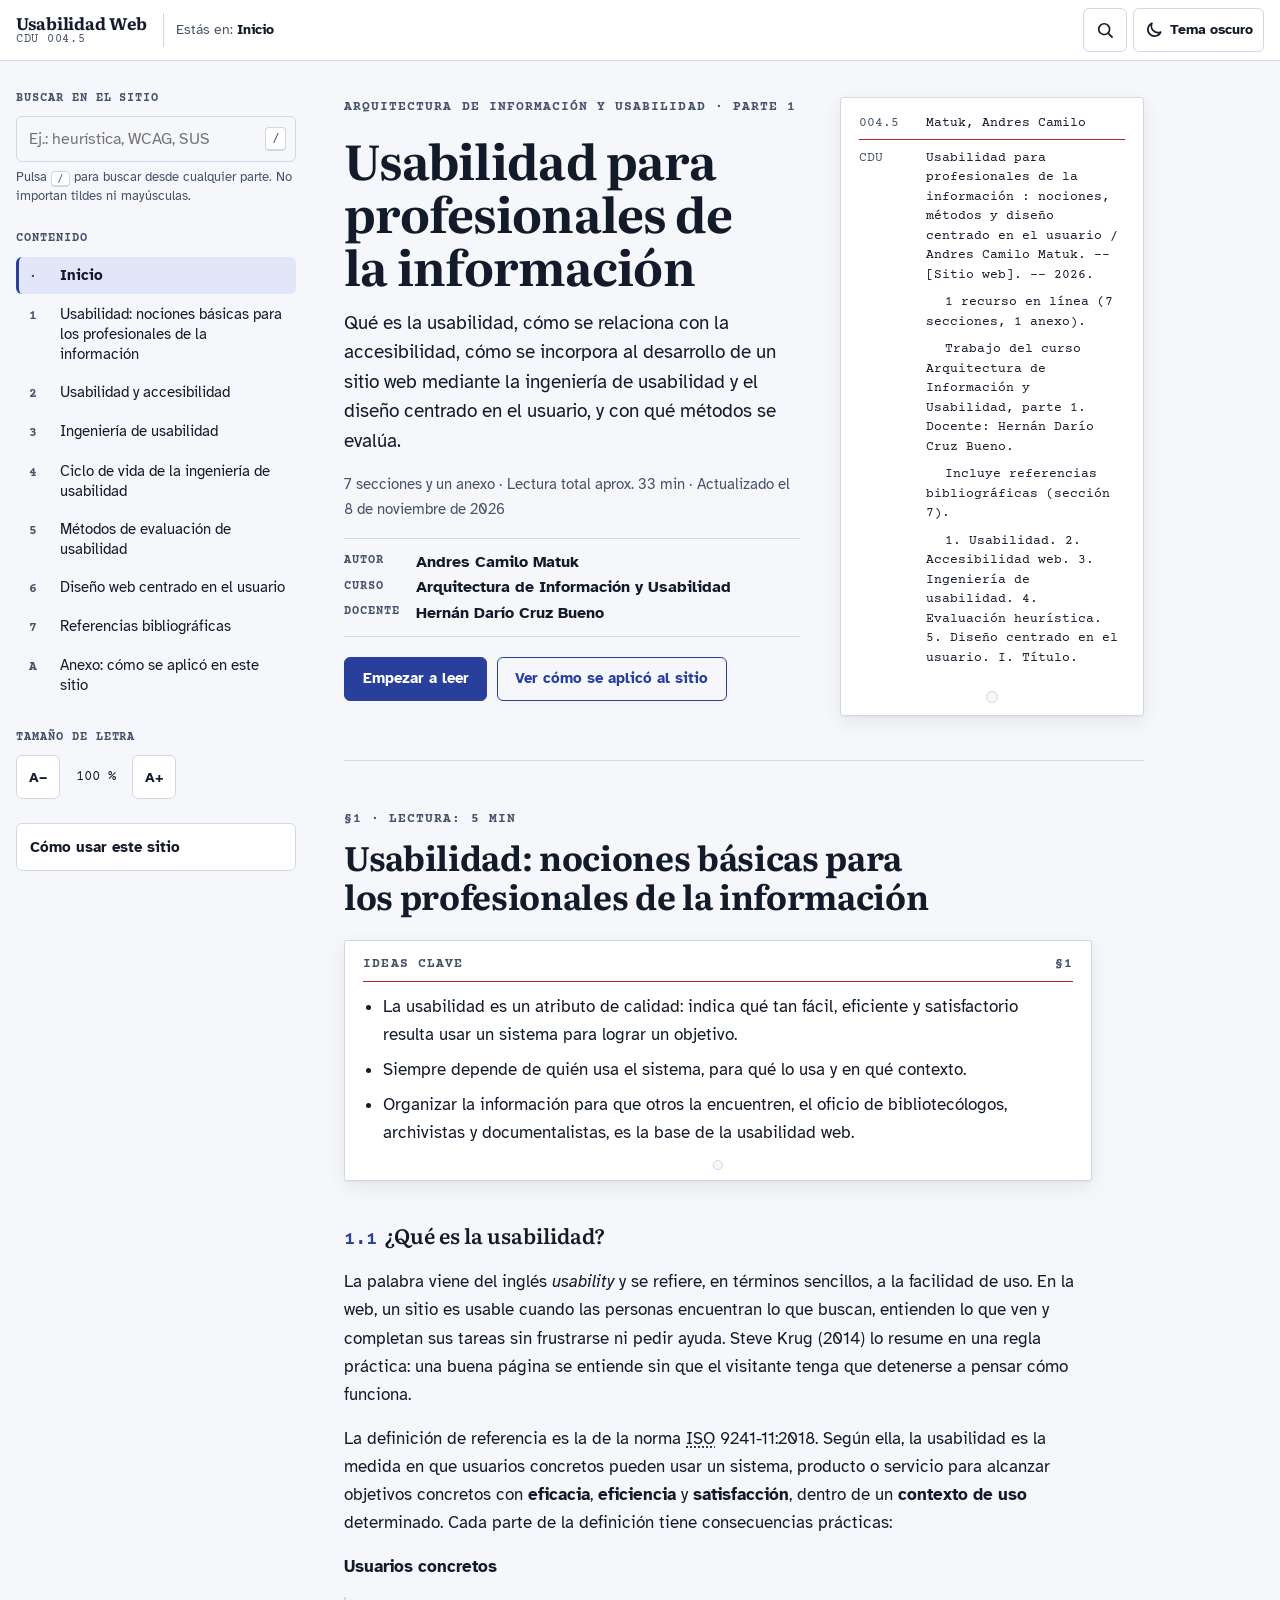
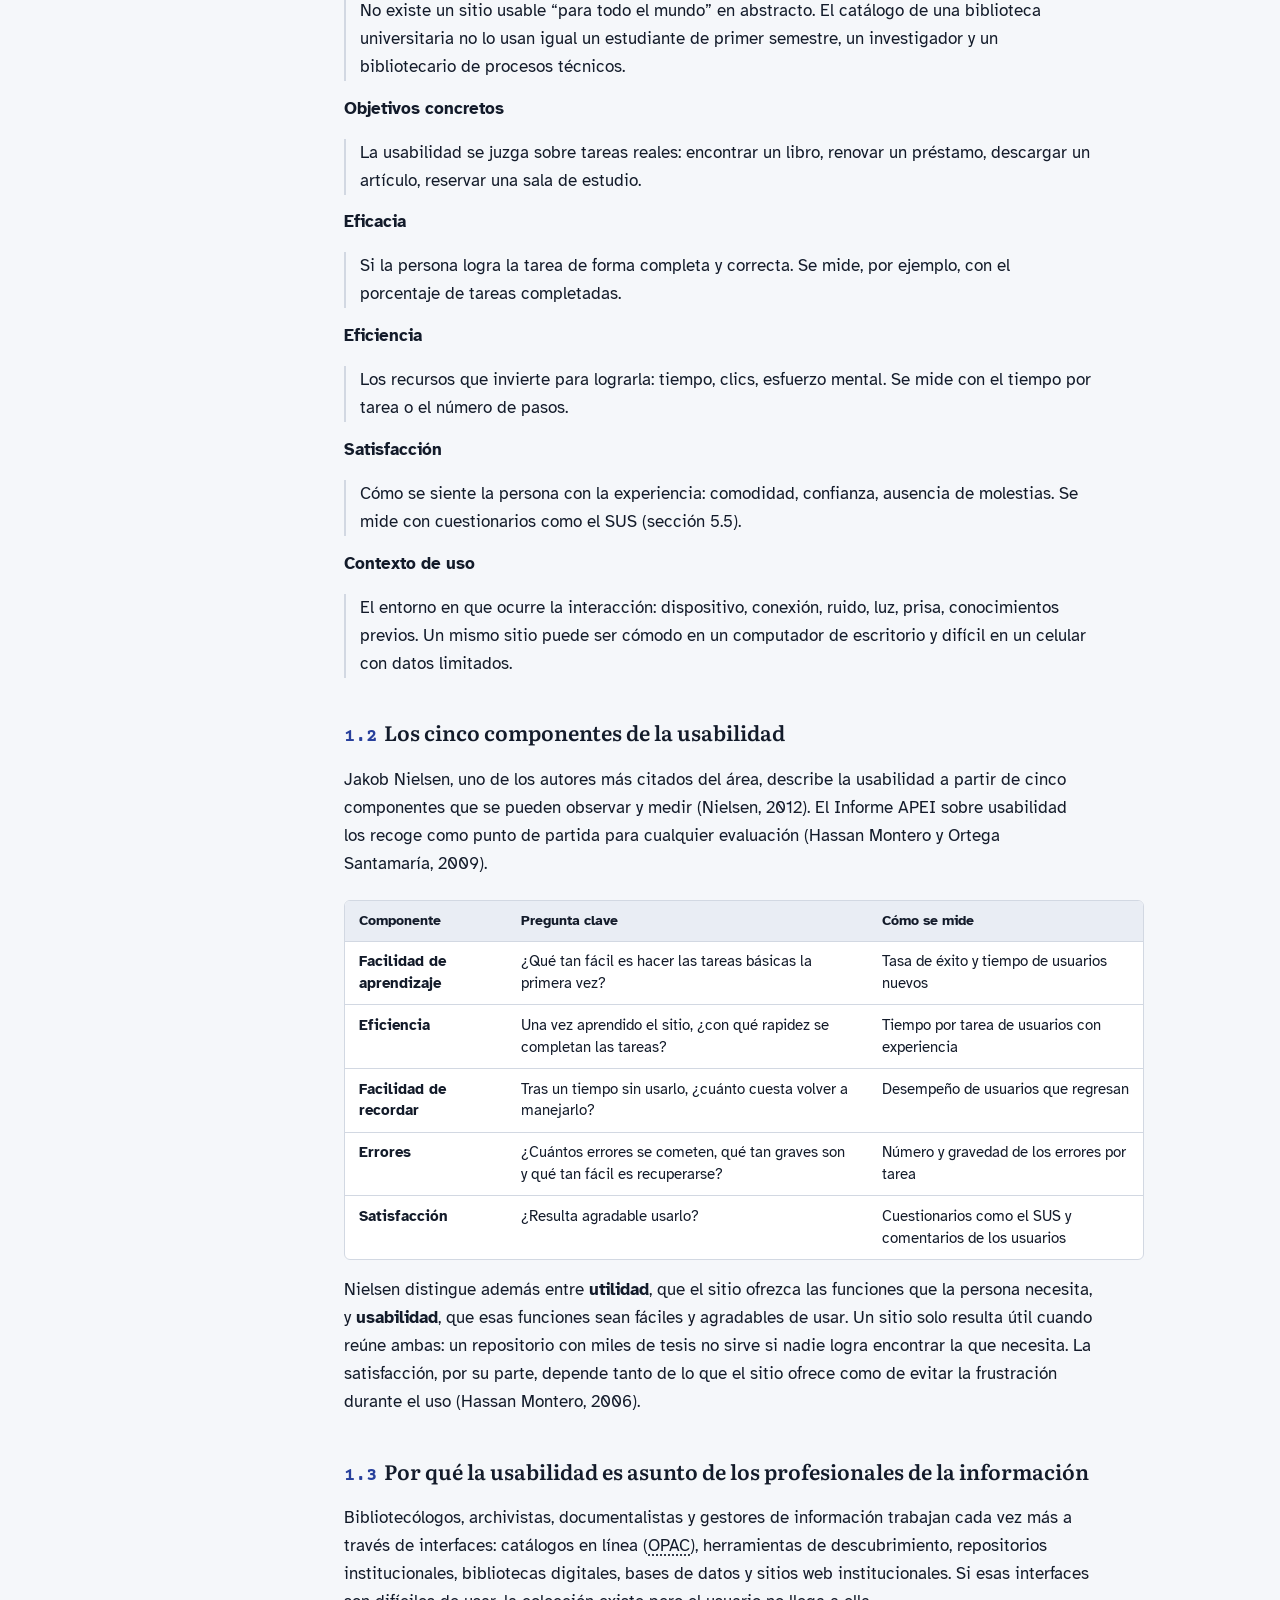
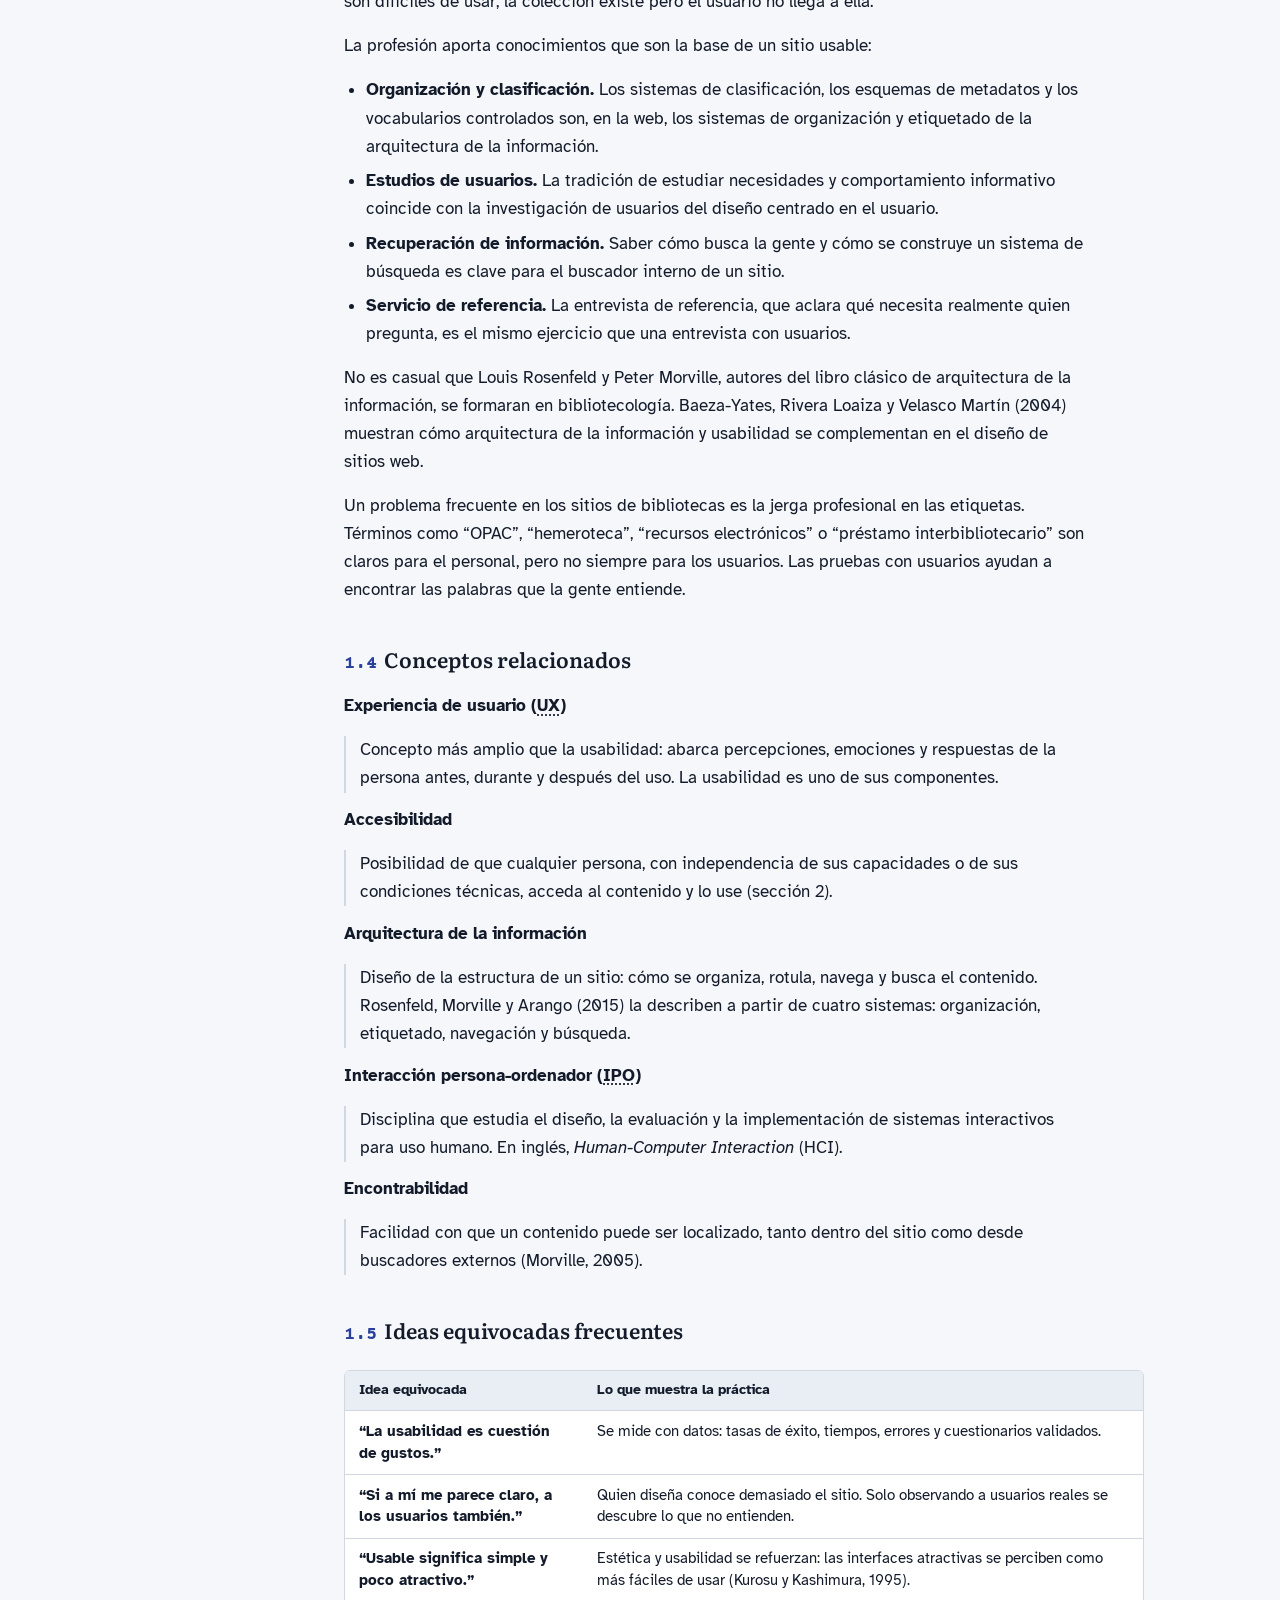
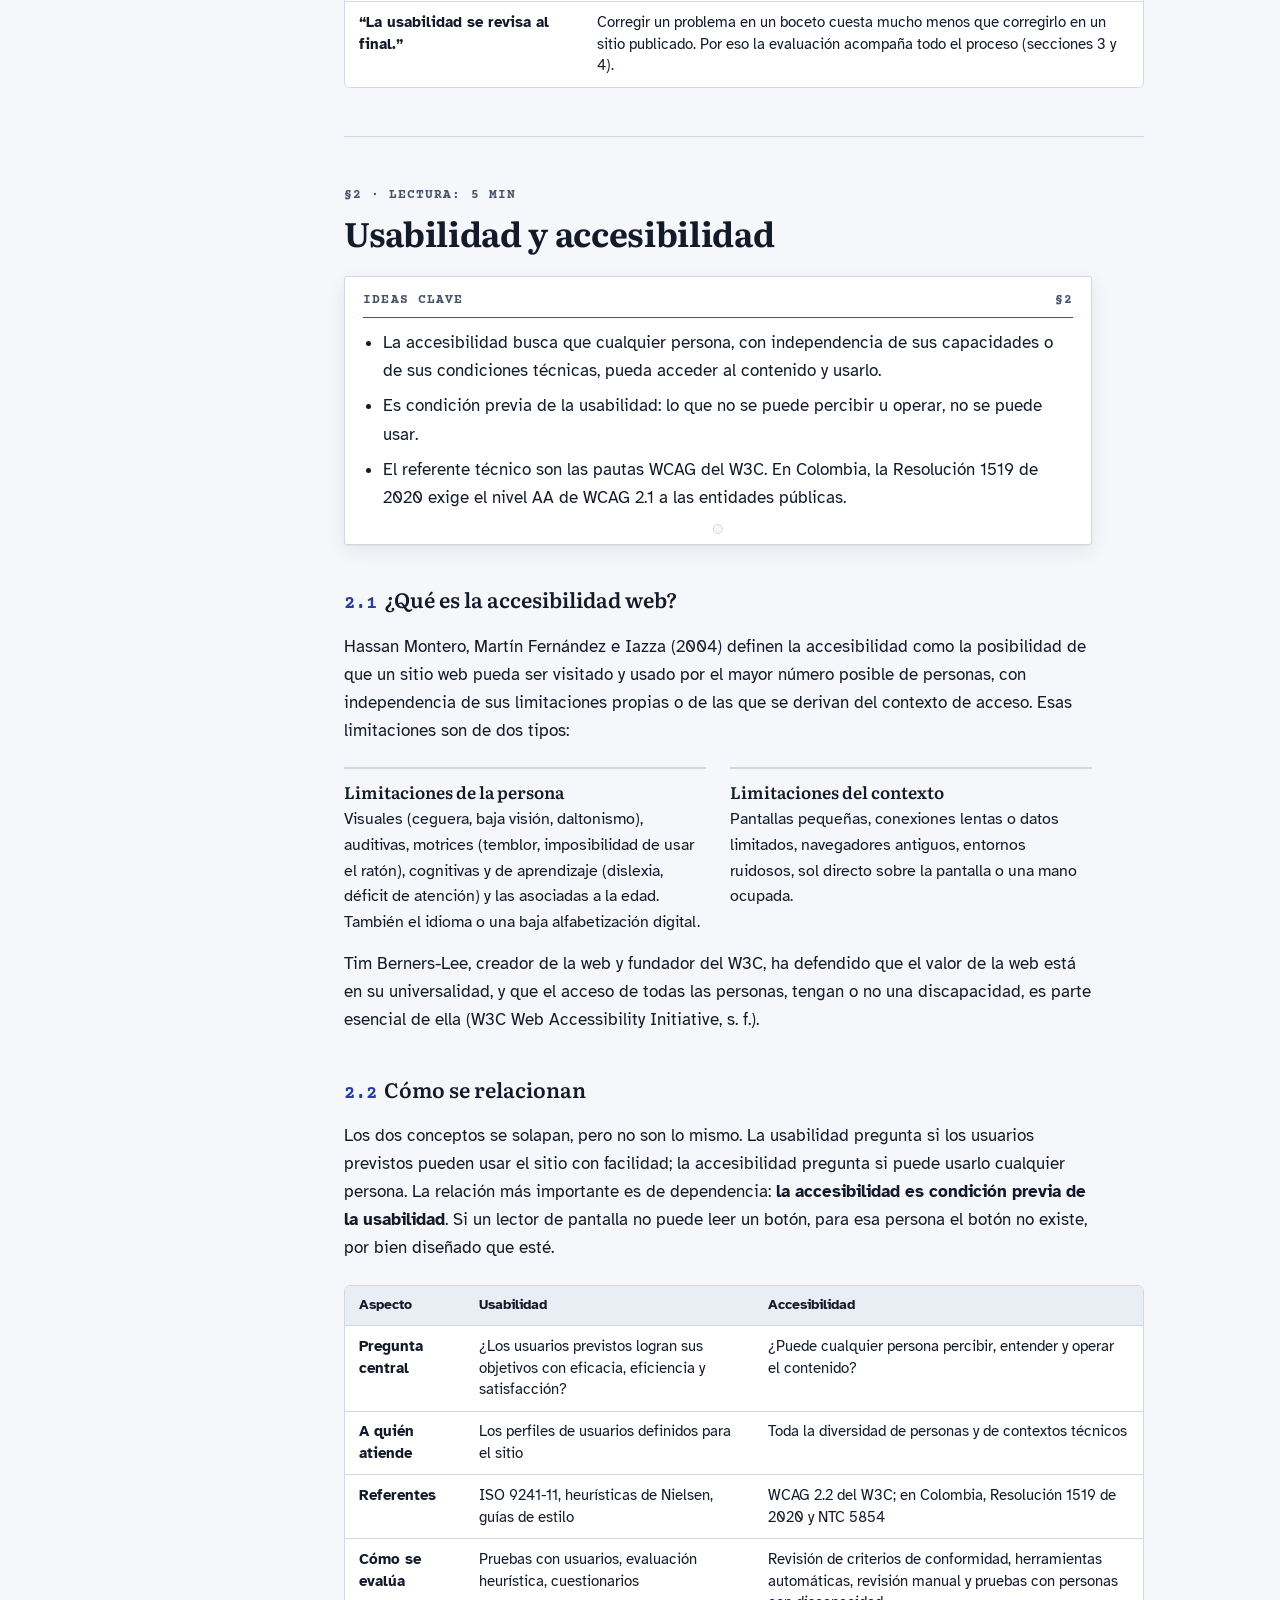
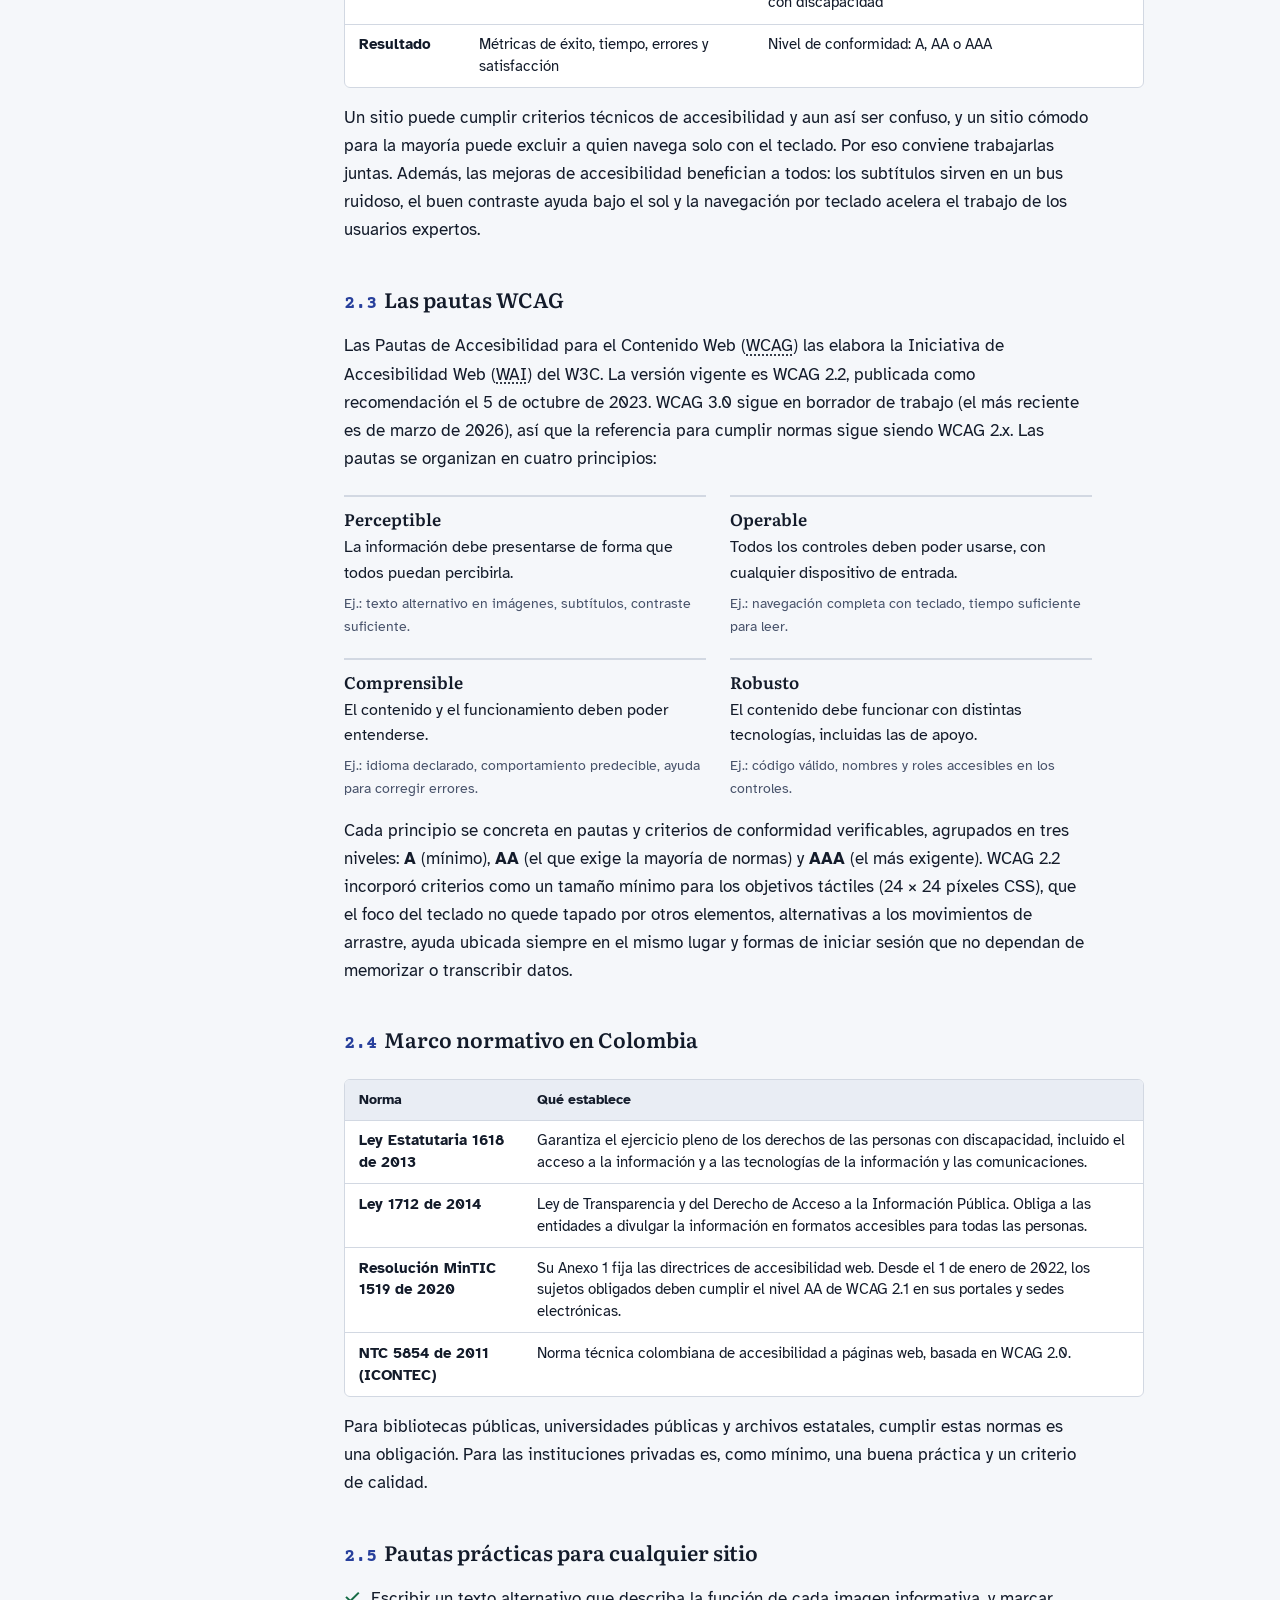
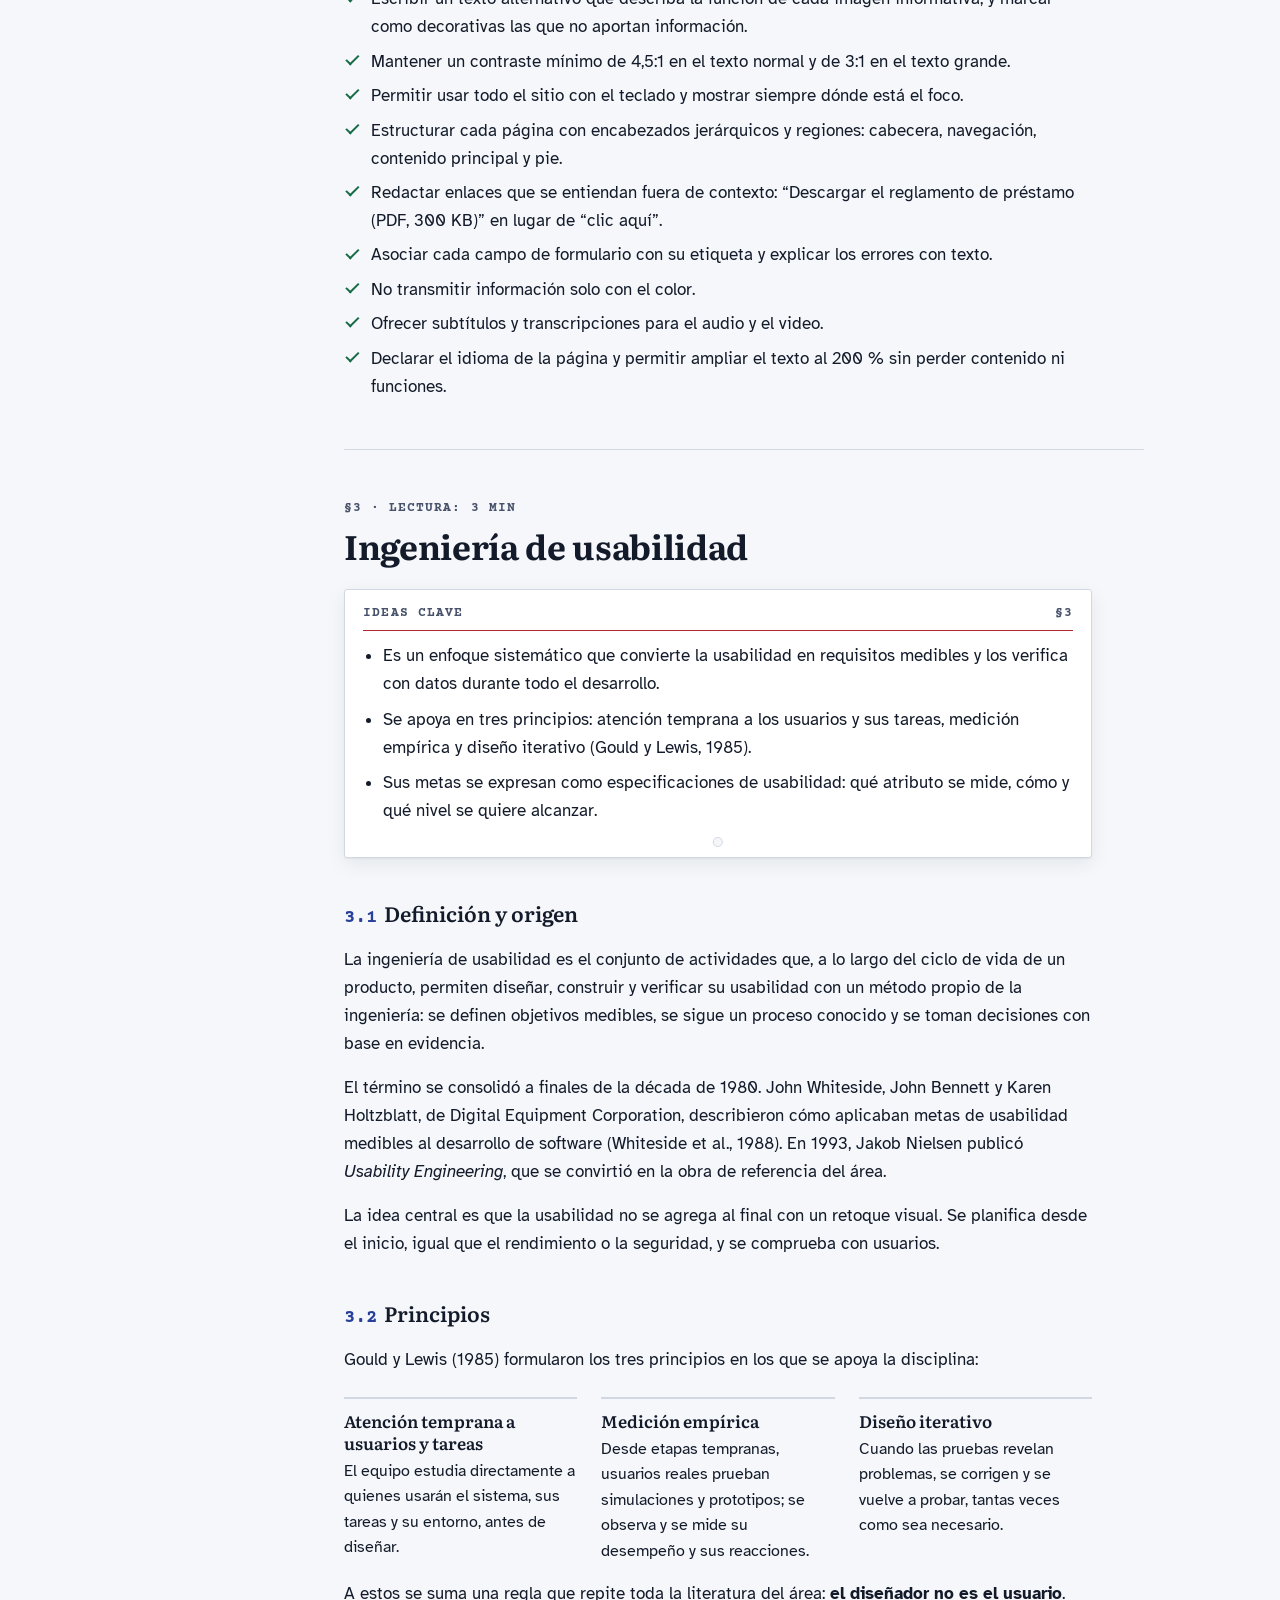
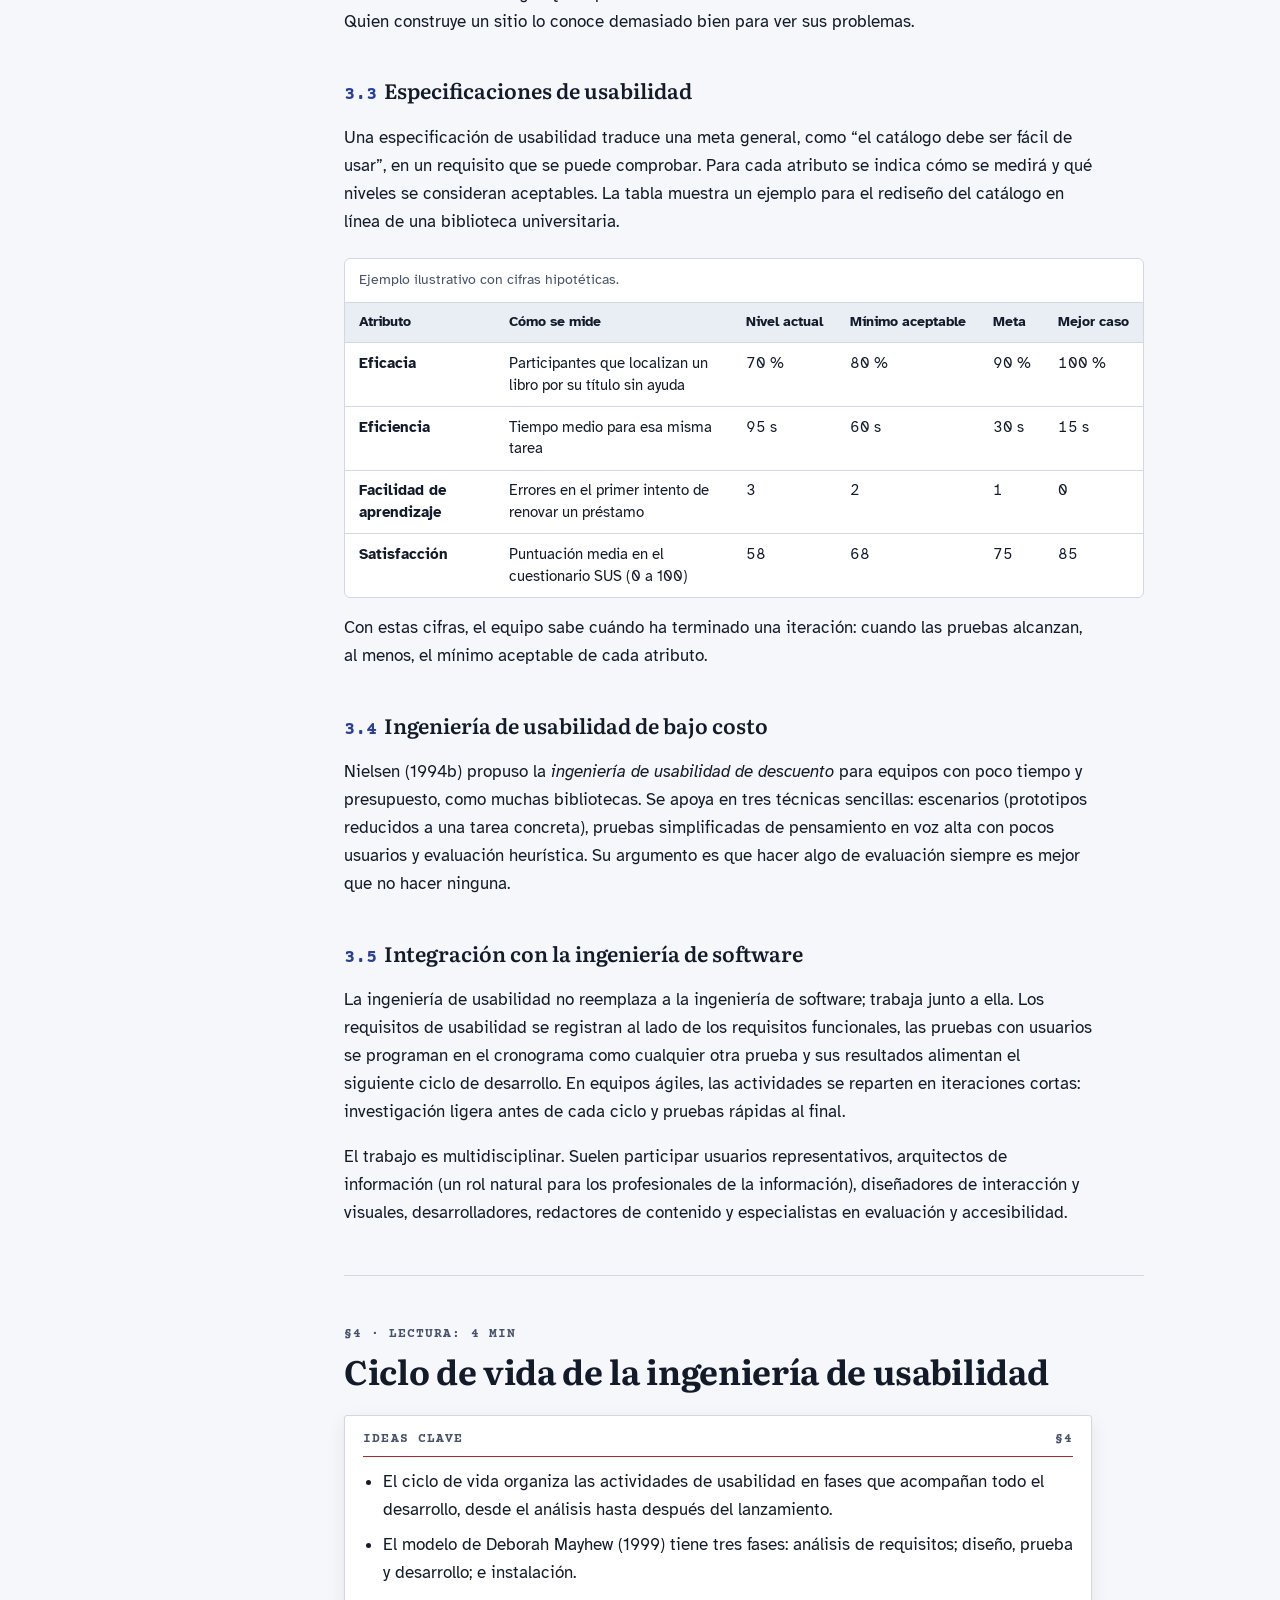
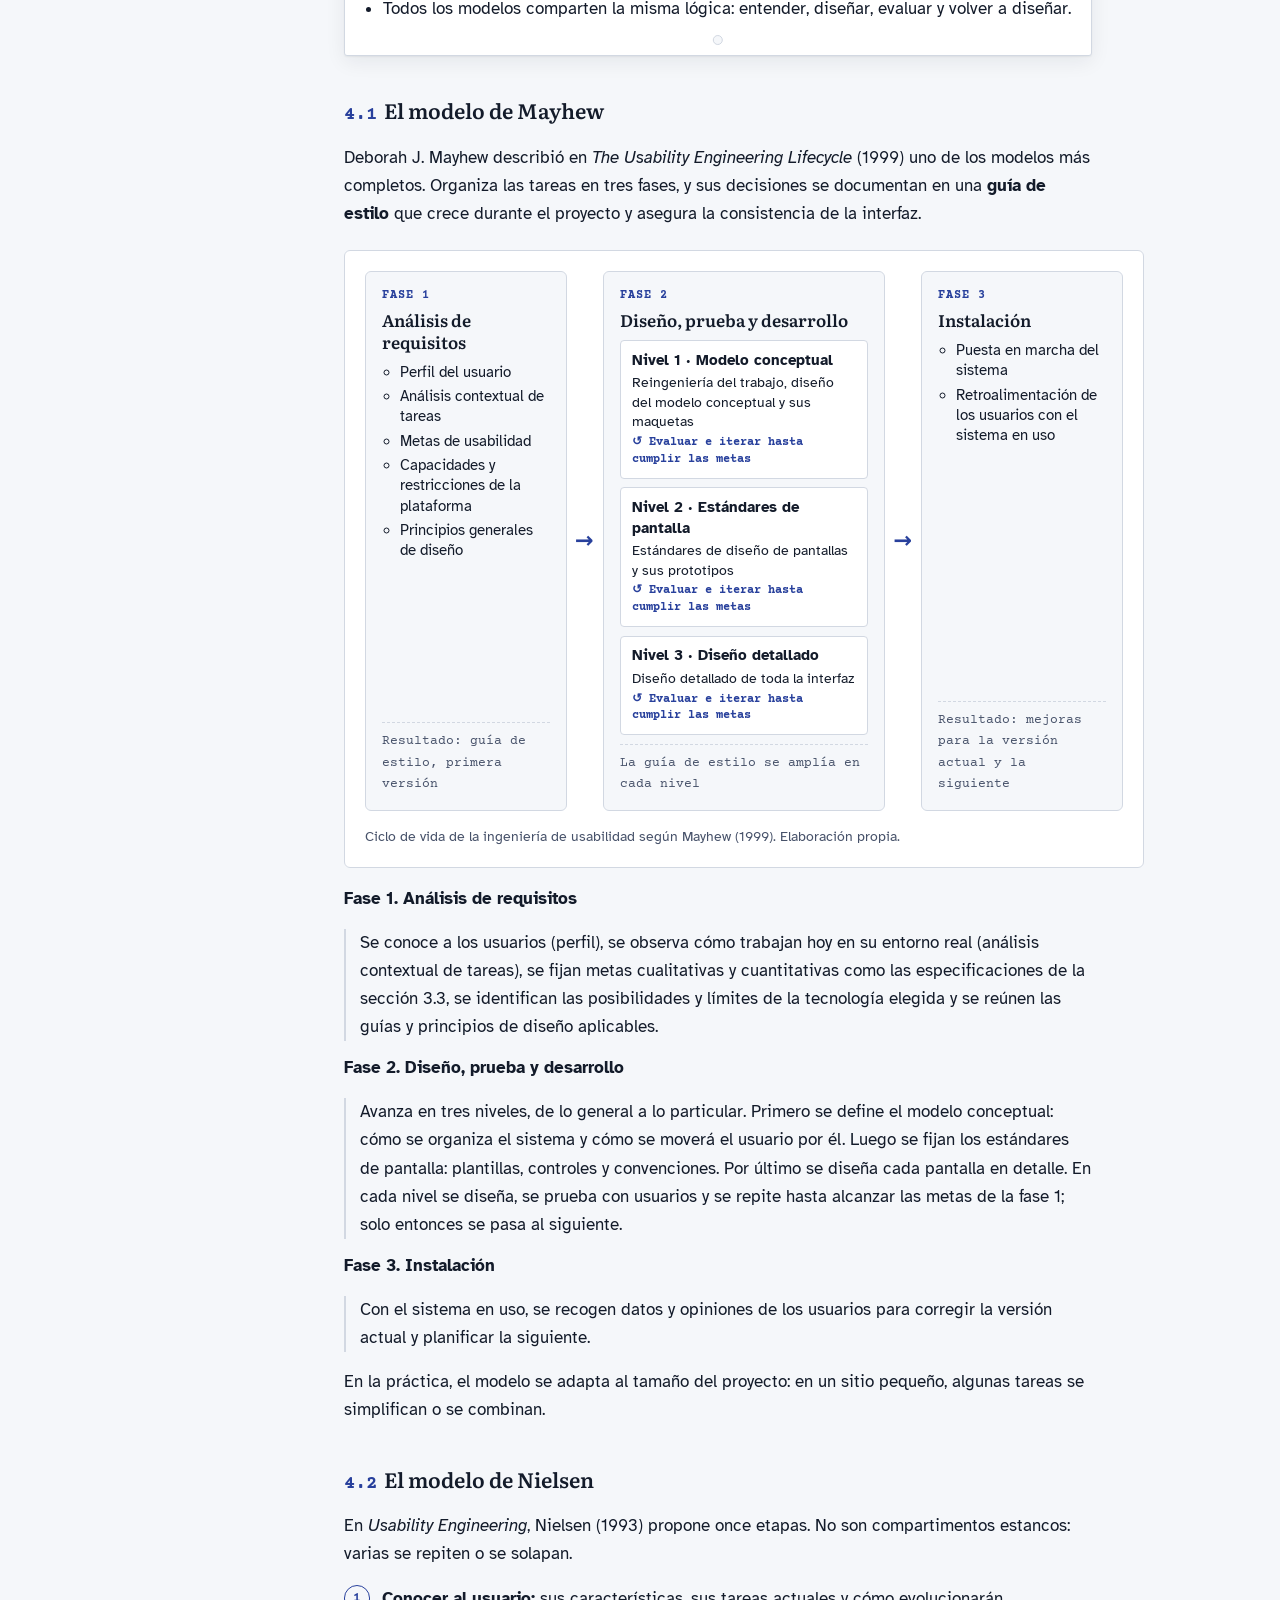
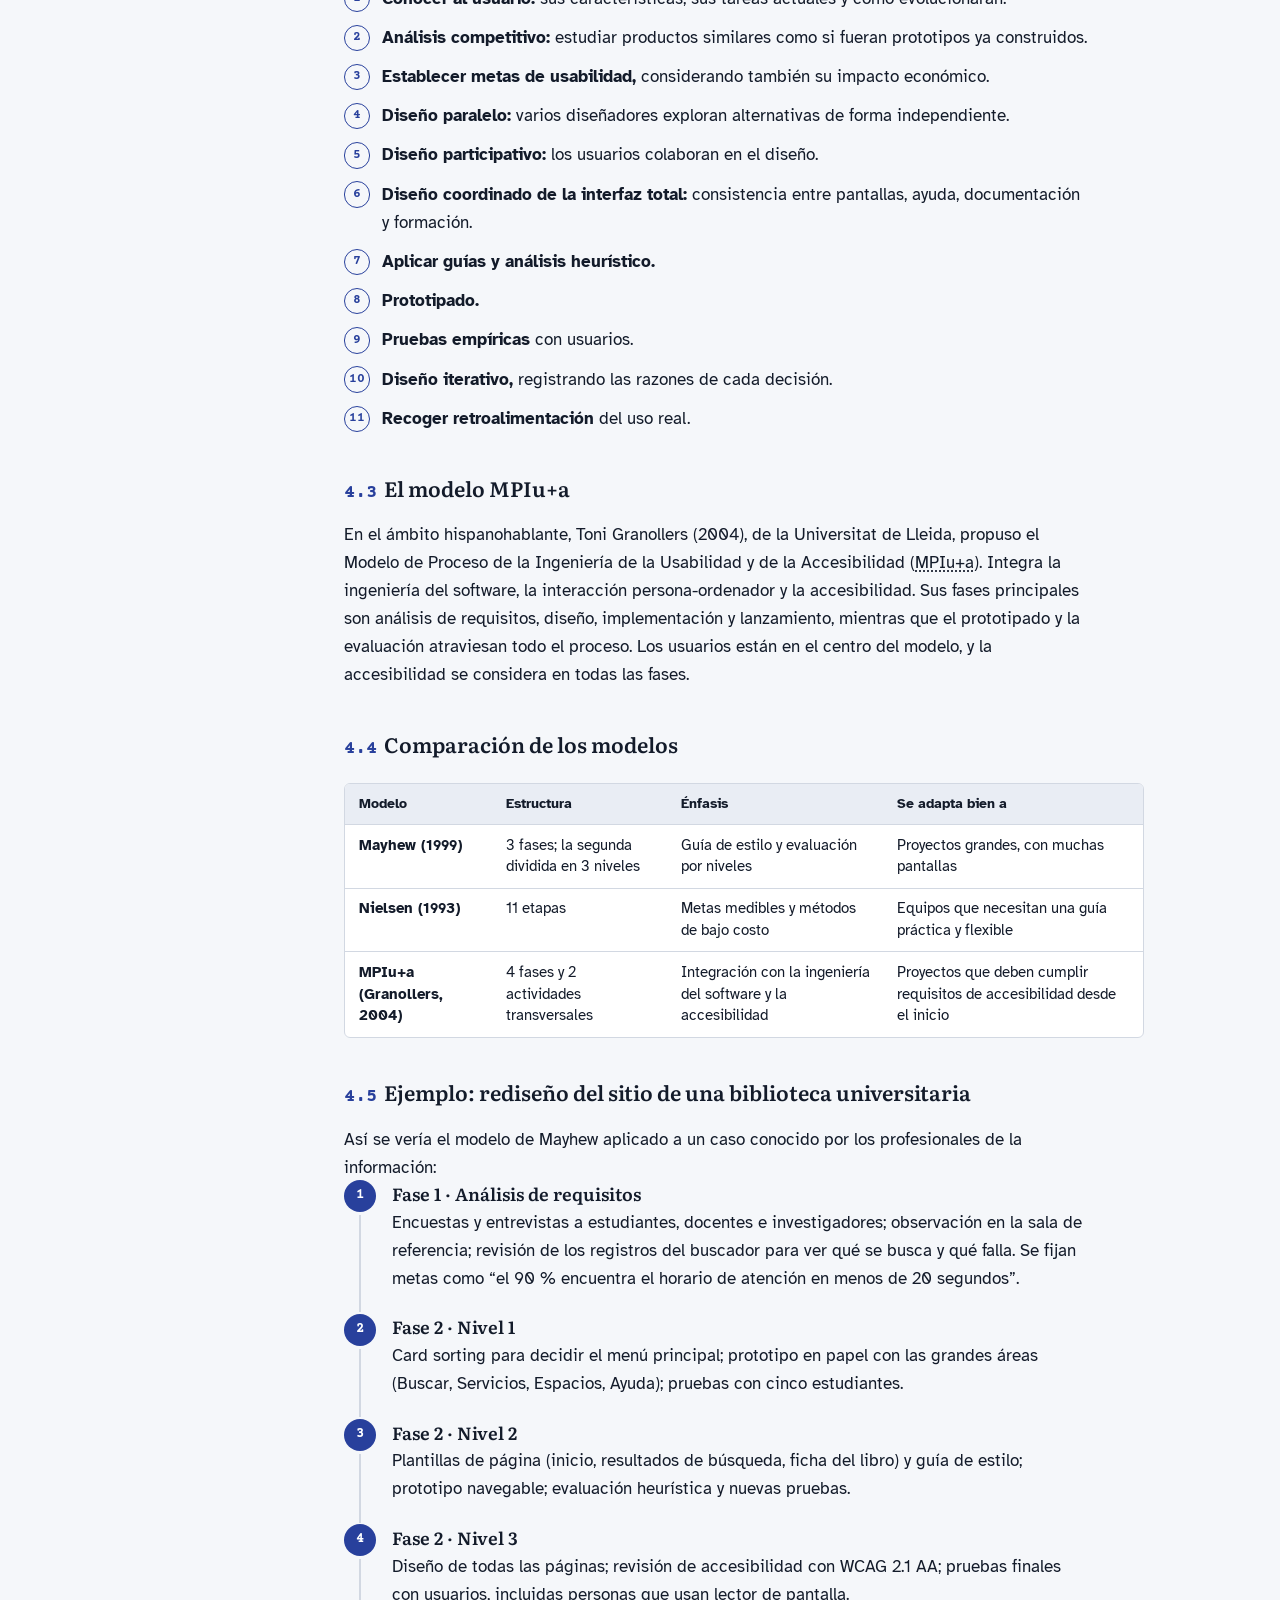
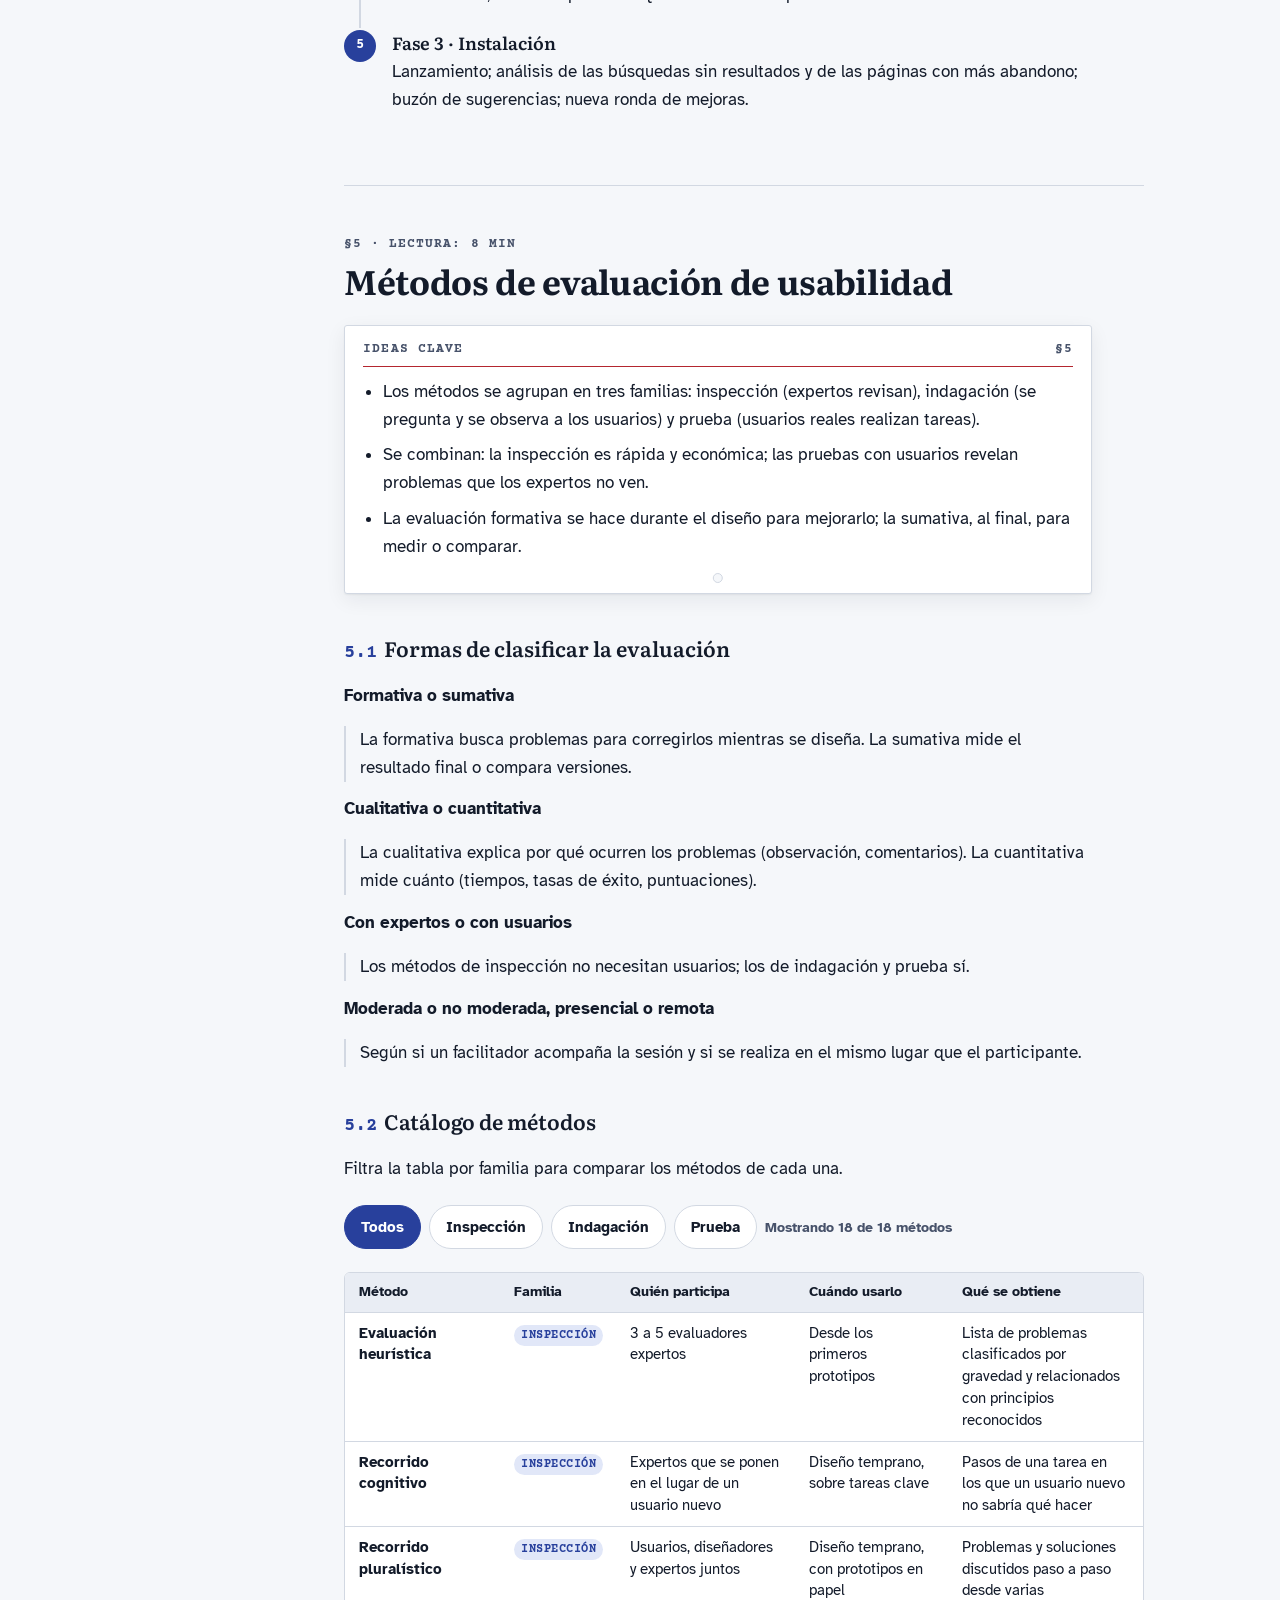
<file: index.html>
<!doctype html>
<html lang="es" class="no-js">
<head>
  <meta charset="utf-8">
  <meta name="viewport" content="width=device-width, initial-scale=1, viewport-fit=cover">
  <title>Usabilidad para profesionales de la información</title>
  <meta name="description" content="Sitio académico sobre usabilidad, accesibilidad, ingeniería de usabilidad, su ciclo de vida, métodos de evaluación y diseño web centrado en el usuario.">
  <meta name="author" content="Andres Camilo Matuk">
  <meta name="color-scheme" content="light dark">

  <!-- Tipografías: Atkinson Hyperlegible (texto), Literata (títulos), Courier Prime (fichas) -->
  <link rel="preconnect" href="https://fonts.googleapis.com">
  <link rel="preconnect" href="https://fonts.gstatic.com" crossorigin>
  <link rel="stylesheet" href="https://fonts.googleapis.com/css2?family=Atkinson+Hyperlegible:ital,wght@0,400;0,700;1,400&family=Courier+Prime:wght@400;700&family=Literata:opsz,wght@7..72,600;7..72,700&display=swap">

  <!-- Estilos (punto de entrada; organiza capas y componentes) -->
  <link rel="stylesheet" href="assets/css/main.css">

  <!-- Arranque síncrono: aplica tema y tamaño guardados antes de pintar -->
  <script src="assets/js/core/boot.js"></script>

  <!-- Módulos: defer los ejecuta en este orden, con el HTML ya analizado -->
  <script src="assets/js/core/utils.js" defer></script>
  <script src="assets/js/shell/toast.js" defer></script>
  <script src="assets/js/shell/theme-toggle.js" defer></script>
  <script src="assets/js/shell/text-size.js" defer></script>
  <script src="assets/js/shell/drawer.js" defer></script>
  <script src="assets/js/shell/reading-progress.js" defer></script>
  <script src="assets/js/features/reading-time.js" defer></script>
  <script src="assets/js/features/site-search.js" defer></script>
  <script src="assets/js/features/methods-filter.js" defer></script>
  <script src="assets/js/features/sus-calculator.js" defer></script>
  <script src="assets/js/features/copy-references.js" defer></script>
  <script src="assets/js/main.js" defer></script>
</head>
<body>
<a class="skip" href="#contenido">Saltar al contenido</a>

<header class="site-header" id="site-header">
  <div class="inner">
    <button id="menu-btn" class="icon-btn menu-btn" type="button" data-requires-js aria-controls="sidebar" aria-expanded="false">
      <svg width="20" height="20" viewBox="0 0 24 24" fill="none" stroke="currentColor" stroke-width="2" stroke-linecap="round" aria-hidden="true"><path d="M4 7h16M4 12h16M4 17h16"/></svg>
      <span>Índice</span>
    </button>
    <a class="brand" href="#inicio"><span class="brand-name">Usabilidad Web</span><span class="brand-call">CDU 004.5</span></a>
    <p class="where"><span class="where-k">Estás en: </span><strong id="where-text">Inicio</strong></p>
    <div class="tools">
      <button id="search-btn" class="icon-btn" type="button" data-requires-js aria-label="Buscar en el sitio">
        <svg width="20" height="20" viewBox="0 0 24 24" fill="none" stroke="currentColor" stroke-width="2" stroke-linecap="round" aria-hidden="true"><circle cx="11" cy="11" r="6.5"/><path d="m16 16 4.5 4.5"/></svg>
      </button>
      <button id="theme-btn" class="icon-btn" type="button" data-requires-js aria-pressed="false">
        <svg class="ic-moon" width="20" height="20" viewBox="0 0 24 24" fill="none" stroke="currentColor" stroke-width="2" stroke-linejoin="round" aria-hidden="true"><path d="M20 14.5A8 8 0 0 1 9.5 4a8 8 0 1 0 10.5 10.5Z"/></svg>
        <svg class="ic-sun" width="20" height="20" viewBox="0 0 24 24" fill="none" stroke="currentColor" stroke-width="2" stroke-linecap="round" aria-hidden="true"><circle cx="12" cy="12" r="4"/><path d="M12 2.5v2M12 19.5v2M2.5 12h2M19.5 12h2M5.3 5.3l1.4 1.4M17.3 17.3l1.4 1.4M5.3 18.7l1.4-1.4M17.3 6.7l1.4-1.4"/></svg>
        <span class="btn-label">Tema oscuro</span>
      </button>
    </div>
  </div>
  <div class="progress" aria-hidden="true"><span id="progress-bar"></span></div>
</header>

<div id="scrim" class="scrim" hidden></div>

<div class="layout">
  <aside id="sidebar" class="sidebar" aria-label="Índice y herramientas de lectura">
    <div class="drawer-top">
      <span class="brand-name">Usabilidad Web</span>
      <button class="icon-btn" type="button" data-drawer-close aria-label="Cerrar índice">
        <svg width="20" height="20" viewBox="0 0 24 24" fill="none" stroke="currentColor" stroke-width="2" stroke-linecap="round" aria-hidden="true"><path d="M6 6l12 12M18 6 6 18"/></svg>
      </button>
    </div>

    <div class="search" role="search" data-requires-js>
      <label class="side-label" for="q">Buscar en el sitio</label>
      <div class="search-box">
        <input id="q" type="search" autocomplete="off" spellcheck="false" placeholder="Ej.: heurística, WCAG, SUS" aria-describedby="q-hint" aria-controls="results">
        <kbd aria-hidden="true">/</kbd>
      </div>
      <p id="q-hint" class="hint">Pulsa <kbd>/</kbd> para buscar desde cualquier parte. No importan tildes ni mayúsculas.</p>
      <div id="results" class="results" aria-live="polite" hidden></div>
    </div>

    <nav class="toc" aria-label="Secciones del sitio" data-toc>
      <p class="side-label">Contenido</p>
      <ol>
        <li><a href="#inicio"><span class="n">·</span><span>Inicio</span></a></li>
        <li><a href="#s1"><span class="n">1</span><span>Usabilidad: nociones básicas para los profesionales de la información</span></a></li>
        <li><a href="#s2"><span class="n">2</span><span>Usabilidad y accesibilidad</span></a></li>
        <li><a href="#s3"><span class="n">3</span><span>Ingeniería de usabilidad</span></a></li>
        <li><a href="#s4"><span class="n">4</span><span>Ciclo de vida de la ingeniería de usabilidad</span></a></li>
        <li><a href="#s5"><span class="n">5</span><span>Métodos de evaluación de usabilidad</span></a></li>
        <li><a href="#s6"><span class="n">6</span><span>Diseño web centrado en el usuario</span></a></li>
        <li><a href="#s7"><span class="n">7</span><span>Referencias bibliográficas</span></a></li>
        <li><a href="#anexo"><span class="n">A</span><span>Anexo: cómo se aplicó en este sitio</span></a></li>
      </ol>
    </nav>

    <div class="textsize" role="group" aria-labelledby="ts-label" data-requires-js>
      <p class="side-label" id="ts-label">Tamaño de letra</p>
      <button id="dec" class="icon-btn" type="button" aria-label="Reducir tamaño de letra">A−</button>
      <output id="scale-out" aria-live="polite">100 %</output>
      <button id="inc" class="icon-btn" type="button" aria-label="Aumentar tamaño de letra">A+</button>
    </div>

    <details class="help">
      <summary>Cómo usar este sitio</summary>
      <ul>
        <li>El índice lleva a cualquier sección. La sección que estás leyendo aparece resaltada.</li>
        <li data-requires-js>Pulsa <kbd>/</kbd> para buscar. El buscador ignora tildes y mayúsculas.</li>
        <li>Ajusta el tamaño de letra con A− y A+, y cambia el tema con el botón de la cabecera.</li>
        <li>Cada sección abre con una ficha de ideas clave y su tiempo estimado de lectura.</li>
        <li>En pantallas pequeñas, el botón Índice abre este panel; se cierra con × o con la tecla <kbd>Esc</kbd>.</li>
      </ul>
    </details>
  </aside>

  <main id="contenido" tabindex="-1">

    <section class="hero" id="inicio" data-spy data-label="Inicio" aria-labelledby="titulo">
      <div class="hero-text">
        <p class="eyebrow">Arquitectura de Información y Usabilidad · Parte 1</p>
        <h1 id="titulo" tabindex="-1">Usabilidad para profesionales de la información</h1>
        <p class="lead">Qué es la usabilidad, cómo se relaciona con la accesibilidad, cómo se incorpora al desarrollo de un sitio web mediante la ingeniería de usabilidad y el diseño centrado en el usuario, y con qué métodos se evalúa.</p>
        <p class="meta">7 secciones y un anexo · Lectura total aprox. <span id="rt-total">45</span> min · Actualizado el 8 de noviembre de 2026</p>
        <dl class="credits">
          <dt>Autor</dt><dd>Andres Camilo Matuk</dd>
          <dt>Curso</dt><dd>Arquitectura de Información y Usabilidad</dd>
          <dt>Docente</dt><dd>Hernán Darío Cruz Bueno</dd>
        </dl>
        <p class="actions"><a class="btn" href="#s1">Empezar a leer</a><a class="btn ghost" href="#anexo">Ver cómo se aplicó al sitio</a></p>
      </div>
      <figure class="index-card catalog" aria-labelledby="cat-cap">
        <div class="cat-grid">
          <div class="cat-head"><span class="cat-call">004.5</span><span>Matuk, Andres Camilo</span></div>
          <div class="cat-call">CDU</div>
          <div class="cat-body">
            <p>Usabilidad para profesionales de la información : nociones, métodos y diseño centrado en el usuario / Andres Camilo Matuk. -- [Sitio web]. -- 2026.</p>
            <p class="indent">1 recurso en línea (7 secciones, 1 anexo).</p>
            <p class="indent">Trabajo del curso Arquitectura de Información y Usabilidad, parte 1. Docente: Hernán Darío Cruz Bueno.</p>
            <p class="indent">Incluye referencias bibliográficas (sección 7).</p>
            <p class="indent">1. Usabilidad. 2. Accesibilidad web. 3. Ingeniería de usabilidad. 4. Evaluación heurística. 5. Diseño centrado en el usuario. I. Título.</p>
          </div>
        </div>
        <figcaption id="cat-cap">Ficha catalográfica de este sitio, al estilo de las fichas de biblioteca.</figcaption>
      </figure>
    </section>

    <nav class="toc-inline" aria-label="Contenido del sitio">
      <p class="side-label">Contenido</p>
      <ol>
        <li><a href="#s1">Usabilidad: nociones básicas para los profesionales de la información</a></li>
        <li><a href="#s2">Usabilidad y accesibilidad</a></li>
        <li><a href="#s3">Ingeniería de usabilidad</a></li>
        <li><a href="#s4">Ciclo de vida de la ingeniería de usabilidad</a></li>
        <li><a href="#s5">Métodos de evaluación de usabilidad</a></li>
        <li><a href="#s6">Diseño web centrado en el usuario</a></li>
        <li><a href="#s7">Referencias bibliográficas</a></li>
        <li class="is-annex"><a href="#anexo">Anexo: cómo se aplicó en este sitio</a></li>
      </ol>
    </nav>

    <!-- ============ 1 ============ -->
    <section class="chapter" id="s1" data-section data-spy data-label="§1 Usabilidad: nociones básicas" aria-labelledby="h-s1">
      <p class="eyebrow">§1 · <span data-reading-time>Lectura: 6 min</span></p>
      <h2 id="h-s1">Usabilidad: nociones básicas para los profesionales de la información</h2>
      <aside class="index-card ficha" aria-label="Ideas clave de la sección 1">
        <p class="ficha-head"><span>Ideas clave</span><span>§1</span></p>
        <ul>
          <li>La usabilidad es un atributo de calidad: indica qué tan fácil, eficiente y satisfactorio resulta usar un sistema para lograr un objetivo.</li>
          <li>Siempre depende de quién usa el sistema, para qué lo usa y en qué contexto.</li>
          <li>Organizar la información para que otros la encuentren, el oficio de bibliotecólogos, archivistas y documentalistas, es la base de la usabilidad web.</li>
        </ul>
      </aside>

      <h3 id="s1-1"><span class="sn">1.1</span>¿Qué es la usabilidad?</h3>
      <p>La palabra viene del inglés <i lang="en">usability</i> y se refiere, en términos sencillos, a la facilidad de uso. En la web, un sitio es usable cuando las personas encuentran lo que buscan, entienden lo que ven y completan sus tareas sin frustrarse ni pedir ayuda. Steve Krug (2014) lo resume en una regla práctica: una buena página se entiende sin que el visitante tenga que detenerse a pensar cómo funciona.</p>
      <p>La definición de referencia es la de la norma <abbr title="International Organization for Standardization">ISO</abbr> 9241-11:2018. Según ella, la usabilidad es la medida en que usuarios concretos pueden usar un sistema, producto o servicio para alcanzar objetivos concretos con <strong>eficacia</strong>, <strong>eficiencia</strong> y <strong>satisfacción</strong>, dentro de un <strong>contexto de uso</strong> determinado. Cada parte de la definición tiene consecuencias prácticas:</p>
      <dl class="defs">
        <dt>Usuarios concretos</dt>
        <dd>No existe un sitio usable “para todo el mundo” en abstracto. El catálogo de una biblioteca universitaria no lo usan igual un estudiante de primer semestre, un investigador y un bibliotecario de procesos técnicos.</dd>
        <dt>Objetivos concretos</dt>
        <dd>La usabilidad se juzga sobre tareas reales: encontrar un libro, renovar un préstamo, descargar un artículo, reservar una sala de estudio.</dd>
        <dt>Eficacia</dt>
        <dd>Si la persona logra la tarea de forma completa y correcta. Se mide, por ejemplo, con el porcentaje de tareas completadas.</dd>
        <dt>Eficiencia</dt>
        <dd>Los recursos que invierte para lograrla: tiempo, clics, esfuerzo mental. Se mide con el tiempo por tarea o el número de pasos.</dd>
        <dt>Satisfacción</dt>
        <dd>Cómo se siente la persona con la experiencia: comodidad, confianza, ausencia de molestias. Se mide con cuestionarios como el SUS (sección 5.5).</dd>
        <dt>Contexto de uso</dt>
        <dd>El entorno en que ocurre la interacción: dispositivo, conexión, ruido, luz, prisa, conocimientos previos. Un mismo sitio puede ser cómodo en un computador de escritorio y difícil en un celular con datos limitados.</dd>
      </dl>

      <h3 id="s1-2"><span class="sn">1.2</span>Los cinco componentes de la usabilidad</h3>
      <p>Jakob Nielsen, uno de los autores más citados del área, describe la usabilidad a partir de cinco componentes que se pueden observar y medir (Nielsen, 2012). El Informe APEI sobre usabilidad los recoge como punto de partida para cualquier evaluación (Hassan Montero y Ortega Santamaría, 2009).</p>
      <div class="table-wrap">
        <table class="stack">
          <thead><tr><th scope="col">Componente</th><th scope="col">Pregunta clave</th><th scope="col">Cómo se mide</th></tr></thead>
          <tbody>
            <tr><th scope="row">Facilidad de aprendizaje</th><td data-label="Pregunta clave">¿Qué tan fácil es hacer las tareas básicas la primera vez?</td><td data-label="Cómo se mide">Tasa de éxito y tiempo de usuarios nuevos</td></tr>
            <tr><th scope="row">Eficiencia</th><td data-label="Pregunta clave">Una vez aprendido el sitio, ¿con qué rapidez se completan las tareas?</td><td data-label="Cómo se mide">Tiempo por tarea de usuarios con experiencia</td></tr>
            <tr><th scope="row">Facilidad de recordar</th><td data-label="Pregunta clave">Tras un tiempo sin usarlo, ¿cuánto cuesta volver a manejarlo?</td><td data-label="Cómo se mide">Desempeño de usuarios que regresan</td></tr>
            <tr><th scope="row">Errores</th><td data-label="Pregunta clave">¿Cuántos errores se cometen, qué tan graves son y qué tan fácil es recuperarse?</td><td data-label="Cómo se mide">Número y gravedad de los errores por tarea</td></tr>
            <tr><th scope="row">Satisfacción</th><td data-label="Pregunta clave">¿Resulta agradable usarlo?</td><td data-label="Cómo se mide">Cuestionarios como el SUS y comentarios de los usuarios</td></tr>
          </tbody>
        </table>
      </div>
      <p>Nielsen distingue además entre <strong>utilidad</strong>, que el sitio ofrezca las funciones que la persona necesita, y <strong>usabilidad</strong>, que esas funciones sean fáciles y agradables de usar. Un sitio solo resulta útil cuando reúne ambas: un repositorio con miles de tesis no sirve si nadie logra encontrar la que necesita. La satisfacción, por su parte, depende tanto de lo que el sitio ofrece como de evitar la frustración durante el uso (Hassan Montero, 2006).</p>

      <h3 id="s1-3"><span class="sn">1.3</span>Por qué la usabilidad es asunto de los profesionales de la información</h3>
      <p>Bibliotecólogos, archivistas, documentalistas y gestores de información trabajan cada vez más a través de interfaces: catálogos en línea (<abbr title="Online Public Access Catalog">OPAC</abbr>), herramientas de descubrimiento, repositorios institucionales, bibliotecas digitales, bases de datos y sitios web institucionales. Si esas interfaces son difíciles de usar, la colección existe pero el usuario no llega a ella.</p>
      <p>La profesión aporta conocimientos que son la base de un sitio usable:</p>
      <ul>
        <li><strong>Organización y clasificación.</strong> Los sistemas de clasificación, los esquemas de metadatos y los vocabularios controlados son, en la web, los sistemas de organización y etiquetado de la arquitectura de la información.</li>
        <li><strong>Estudios de usuarios.</strong> La tradición de estudiar necesidades y comportamiento informativo coincide con la investigación de usuarios del diseño centrado en el usuario.</li>
        <li><strong>Recuperación de información.</strong> Saber cómo busca la gente y cómo se construye un sistema de búsqueda es clave para el buscador interno de un sitio.</li>
        <li><strong>Servicio de referencia.</strong> La entrevista de referencia, que aclara qué necesita realmente quien pregunta, es el mismo ejercicio que una entrevista con usuarios.</li>
      </ul>
      <p>No es casual que Louis Rosenfeld y Peter Morville, autores del libro clásico de arquitectura de la información, se formaran en bibliotecología. Baeza-Yates, Rivera Loaiza y Velasco Martín (2004) muestran cómo arquitectura de la información y usabilidad se complementan en el diseño de sitios web.</p>
      <p>Un problema frecuente en los sitios de bibliotecas es la jerga profesional en las etiquetas. Términos como “OPAC”, “hemeroteca”, “recursos electrónicos” o “préstamo interbibliotecario” son claros para el personal, pero no siempre para los usuarios. Las pruebas con usuarios ayudan a encontrar las palabras que la gente entiende.</p>

      <h3 id="s1-4"><span class="sn">1.4</span>Conceptos relacionados</h3>
      <dl class="defs">
        <dt>Experiencia de usuario (<abbr title="User Experience">UX</abbr>)</dt>
        <dd>Concepto más amplio que la usabilidad: abarca percepciones, emociones y respuestas de la persona antes, durante y después del uso. La usabilidad es uno de sus componentes.</dd>
        <dt>Accesibilidad</dt>
        <dd>Posibilidad de que cualquier persona, con independencia de sus capacidades o de sus condiciones técnicas, acceda al contenido y lo use (sección 2).</dd>
        <dt>Arquitectura de la información</dt>
        <dd>Diseño de la estructura de un sitio: cómo se organiza, rotula, navega y busca el contenido. Rosenfeld, Morville y Arango (2015) la describen a partir de cuatro sistemas: organización, etiquetado, navegación y búsqueda.</dd>
        <dt>Interacción persona-ordenador (<abbr title="Interacción persona-ordenador">IPO</abbr>)</dt>
        <dd>Disciplina que estudia el diseño, la evaluación y la implementación de sistemas interactivos para uso humano. En inglés, <i lang="en">Human-Computer Interaction</i> (HCI).</dd>
        <dt>Encontrabilidad</dt>
        <dd>Facilidad con que un contenido puede ser localizado, tanto dentro del sitio como desde buscadores externos (Morville, 2005).</dd>
      </dl>

      <h3 id="s1-5"><span class="sn">1.5</span>Ideas equivocadas frecuentes</h3>
      <div class="table-wrap">
        <table class="stack">
          <thead><tr><th scope="col">Idea equivocada</th><th scope="col">Lo que muestra la práctica</th></tr></thead>
          <tbody>
            <tr><th scope="row">“La usabilidad es cuestión de gustos.”</th><td data-label="Lo que muestra la práctica">Se mide con datos: tasas de éxito, tiempos, errores y cuestionarios validados.</td></tr>
            <tr><th scope="row">“Si a mí me parece claro, a los usuarios también.”</th><td data-label="Lo que muestra la práctica">Quien diseña conoce demasiado el sitio. Solo observando a usuarios reales se descubre lo que no entienden.</td></tr>
            <tr><th scope="row">“Usable significa simple y poco atractivo.”</th><td data-label="Lo que muestra la práctica">Estética y usabilidad se refuerzan: las interfaces atractivas se perciben como más fáciles de usar (Kurosu y Kashimura, 1995).</td></tr>
            <tr><th scope="row">“La usabilidad se revisa al final.”</th><td data-label="Lo que muestra la práctica">Corregir un problema en un boceto cuesta mucho menos que corregirlo en un sitio publicado. Por eso la evaluación acompaña todo el proceso (secciones 3 y 4).</td></tr>
          </tbody>
        </table>
      </div>
    </section>

    <!-- ============ 2 ============ -->
    <section class="chapter" id="s2" data-section data-spy data-label="§2 Usabilidad y accesibilidad" aria-labelledby="h-s2">
      <p class="eyebrow">§2 · <span data-reading-time>Lectura: 6 min</span></p>
      <h2 id="h-s2">Usabilidad y accesibilidad</h2>
      <aside class="index-card ficha" aria-label="Ideas clave de la sección 2">
        <p class="ficha-head"><span>Ideas clave</span><span>§2</span></p>
        <ul>
          <li>La accesibilidad busca que cualquier persona, con independencia de sus capacidades o de sus condiciones técnicas, pueda acceder al contenido y usarlo.</li>
          <li>Es condición previa de la usabilidad: lo que no se puede percibir u operar, no se puede usar.</li>
          <li>El referente técnico son las pautas WCAG del W3C. En Colombia, la Resolución 1519 de 2020 exige el nivel AA de WCAG 2.1 a las entidades públicas.</li>
        </ul>
      </aside>

      <h3 id="s2-1"><span class="sn">2.1</span>¿Qué es la accesibilidad web?</h3>
      <p>Hassan Montero, Martín Fernández e Iazza (2004) definen la accesibilidad como la posibilidad de que un sitio web pueda ser visitado y usado por el mayor número posible de personas, con independencia de sus limitaciones propias o de las que se derivan del contexto de acceso. Esas limitaciones son de dos tipos:</p>
      <ul class="tiles">
        <li><strong>Limitaciones de la persona</strong><p>Visuales (ceguera, baja visión, daltonismo), auditivas, motrices (temblor, imposibilidad de usar el ratón), cognitivas y de aprendizaje (dislexia, déficit de atención) y las asociadas a la edad. También el idioma o una baja alfabetización digital.</p></li>
        <li><strong>Limitaciones del contexto</strong><p>Pantallas pequeñas, conexiones lentas o datos limitados, navegadores antiguos, entornos ruidosos, sol directo sobre la pantalla o una mano ocupada.</p></li>
      </ul>
      <p>Tim Berners-Lee, creador de la web y fundador del W3C, ha defendido que el valor de la web está en su universalidad, y que el acceso de todas las personas, tengan o no una discapacidad, es parte esencial de ella (W3C Web Accessibility Initiative, s. f.).</p>

      <h3 id="s2-2"><span class="sn">2.2</span>Cómo se relacionan</h3>
      <p>Los dos conceptos se solapan, pero no son lo mismo. La usabilidad pregunta si los usuarios previstos pueden usar el sitio con facilidad; la accesibilidad pregunta si puede usarlo cualquier persona. La relación más importante es de dependencia: <strong>la accesibilidad es condición previa de la usabilidad</strong>. Si un lector de pantalla no puede leer un botón, para esa persona el botón no existe, por bien diseñado que esté.</p>
      <div class="table-wrap">
        <table class="stack">
          <thead><tr><th scope="col">Aspecto</th><th scope="col">Usabilidad</th><th scope="col">Accesibilidad</th></tr></thead>
          <tbody>
            <tr><th scope="row">Pregunta central</th><td data-label="Usabilidad">¿Los usuarios previstos logran sus objetivos con eficacia, eficiencia y satisfacción?</td><td data-label="Accesibilidad">¿Puede cualquier persona percibir, entender y operar el contenido?</td></tr>
            <tr><th scope="row">A quién atiende</th><td data-label="Usabilidad">Los perfiles de usuarios definidos para el sitio</td><td data-label="Accesibilidad">Toda la diversidad de personas y de contextos técnicos</td></tr>
            <tr><th scope="row">Referentes</th><td data-label="Usabilidad">ISO 9241-11, heurísticas de Nielsen, guías de estilo</td><td data-label="Accesibilidad">WCAG 2.2 del W3C; en Colombia, Resolución 1519 de 2020 y NTC 5854</td></tr>
            <tr><th scope="row">Cómo se evalúa</th><td data-label="Usabilidad">Pruebas con usuarios, evaluación heurística, cuestionarios</td><td data-label="Accesibilidad">Revisión de criterios de conformidad, herramientas automáticas, revisión manual y pruebas con personas con discapacidad</td></tr>
            <tr><th scope="row">Resultado</th><td data-label="Usabilidad">Métricas de éxito, tiempo, errores y satisfacción</td><td data-label="Accesibilidad">Nivel de conformidad: A, AA o AAA</td></tr>
          </tbody>
        </table>
      </div>
      <p>Un sitio puede cumplir criterios técnicos de accesibilidad y aun así ser confuso, y un sitio cómodo para la mayoría puede excluir a quien navega solo con el teclado. Por eso conviene trabajarlas juntas. Además, las mejoras de accesibilidad benefician a todos: los subtítulos sirven en un bus ruidoso, el buen contraste ayuda bajo el sol y la navegación por teclado acelera el trabajo de los usuarios expertos.</p>

      <h3 id="s2-3"><span class="sn">2.3</span>Las pautas WCAG</h3>
      <p>Las Pautas de Accesibilidad para el Contenido Web (<abbr title="Web Content Accessibility Guidelines">WCAG</abbr>) las elabora la Iniciativa de Accesibilidad Web (<abbr title="Web Accessibility Initiative">WAI</abbr>) del W3C. La versión vigente es WCAG 2.2, publicada como recomendación el 5 de octubre de 2023. WCAG 3.0 sigue en borrador de trabajo (el más reciente es de marzo de 2026), así que la referencia para cumplir normas sigue siendo WCAG 2.x. Las pautas se organizan en cuatro principios:</p>
      <ul class="tiles">
        <li><strong>Perceptible</strong><p>La información debe presentarse de forma que todos puedan percibirla.</p><span class="ex">Ej.: texto alternativo en imágenes, subtítulos, contraste suficiente.</span></li>
        <li><strong>Operable</strong><p>Todos los controles deben poder usarse, con cualquier dispositivo de entrada.</p><span class="ex">Ej.: navegación completa con teclado, tiempo suficiente para leer.</span></li>
        <li><strong>Comprensible</strong><p>El contenido y el funcionamiento deben poder entenderse.</p><span class="ex">Ej.: idioma declarado, comportamiento predecible, ayuda para corregir errores.</span></li>
        <li><strong>Robusto</strong><p>El contenido debe funcionar con distintas tecnologías, incluidas las de apoyo.</p><span class="ex">Ej.: código válido, nombres y roles accesibles en los controles.</span></li>
      </ul>
      <p>Cada principio se concreta en pautas y criterios de conformidad verificables, agrupados en tres niveles: <strong>A</strong> (mínimo), <strong>AA</strong> (el que exige la mayoría de normas) y <strong>AAA</strong> (el más exigente). WCAG 2.2 incorporó criterios como un tamaño mínimo para los objetivos táctiles (24 × 24 píxeles CSS), que el foco del teclado no quede tapado por otros elementos, alternativas a los movimientos de arrastre, ayuda ubicada siempre en el mismo lugar y formas de iniciar sesión que no dependan de memorizar o transcribir datos.</p>

      <h3 id="s2-4"><span class="sn">2.4</span>Marco normativo en Colombia</h3>
      <div class="table-wrap">
        <table class="stack">
          <thead><tr><th scope="col">Norma</th><th scope="col">Qué establece</th></tr></thead>
          <tbody>
            <tr><th scope="row">Ley Estatutaria 1618 de 2013</th><td data-label="Qué establece">Garantiza el ejercicio pleno de los derechos de las personas con discapacidad, incluido el acceso a la información y a las tecnologías de la información y las comunicaciones.</td></tr>
            <tr><th scope="row">Ley 1712 de 2014</th><td data-label="Qué establece">Ley de Transparencia y del Derecho de Acceso a la Información Pública. Obliga a las entidades a divulgar la información en formatos accesibles para todas las personas.</td></tr>
            <tr><th scope="row">Resolución MinTIC 1519 de 2020</th><td data-label="Qué establece">Su Anexo 1 fija las directrices de accesibilidad web. Desde el 1 de enero de 2022, los sujetos obligados deben cumplir el nivel AA de WCAG 2.1 en sus portales y sedes electrónicas.</td></tr>
            <tr><th scope="row">NTC 5854 de 2011 (ICONTEC)</th><td data-label="Qué establece">Norma técnica colombiana de accesibilidad a páginas web, basada en WCAG 2.0.</td></tr>
          </tbody>
        </table>
      </div>
      <p>Para bibliotecas públicas, universidades públicas y archivos estatales, cumplir estas normas es una obligación. Para las instituciones privadas es, como mínimo, una buena práctica y un criterio de calidad.</p>

      <h3 id="s2-5"><span class="sn">2.5</span>Pautas prácticas para cualquier sitio</h3>
      <ul class="check">
        <li>Escribir un texto alternativo que describa la función de cada imagen informativa, y marcar como decorativas las que no aportan información.</li>
        <li>Mantener un contraste mínimo de 4,5:1 en el texto normal y de 3:1 en el texto grande.</li>
        <li>Permitir usar todo el sitio con el teclado y mostrar siempre dónde está el foco.</li>
        <li>Estructurar cada página con encabezados jerárquicos y regiones: cabecera, navegación, contenido principal y pie.</li>
        <li>Redactar enlaces que se entiendan fuera de contexto: “Descargar el reglamento de préstamo (PDF, 300 KB)” en lugar de “clic aquí”.</li>
        <li>Asociar cada campo de formulario con su etiqueta y explicar los errores con texto.</li>
        <li>No transmitir información solo con el color.</li>
        <li>Ofrecer subtítulos y transcripciones para el audio y el video.</li>
        <li>Declarar el idioma de la página y permitir ampliar el texto al 200 % sin perder contenido ni funciones.</li>
      </ul>
    </section>

    <!-- ============ 3 ============ -->
    <section class="chapter" id="s3" data-section data-spy data-label="§3 Ingeniería de usabilidad" aria-labelledby="h-s3">
      <p class="eyebrow">§3 · <span data-reading-time>Lectura: 5 min</span></p>
      <h2 id="h-s3">Ingeniería de usabilidad</h2>
      <aside class="index-card ficha" aria-label="Ideas clave de la sección 3">
        <p class="ficha-head"><span>Ideas clave</span><span>§3</span></p>
        <ul>
          <li>Es un enfoque sistemático que convierte la usabilidad en requisitos medibles y los verifica con datos durante todo el desarrollo.</li>
          <li>Se apoya en tres principios: atención temprana a los usuarios y sus tareas, medición empírica y diseño iterativo (Gould y Lewis, 1985).</li>
          <li>Sus metas se expresan como especificaciones de usabilidad: qué atributo se mide, cómo y qué nivel se quiere alcanzar.</li>
        </ul>
      </aside>

      <h3 id="s3-1"><span class="sn">3.1</span>Definición y origen</h3>
      <p>La ingeniería de usabilidad es el conjunto de actividades que, a lo largo del ciclo de vida de un producto, permiten diseñar, construir y verificar su usabilidad con un método propio de la ingeniería: se definen objetivos medibles, se sigue un proceso conocido y se toman decisiones con base en evidencia.</p>
      <p>El término se consolidó a finales de la década de 1980. John Whiteside, John Bennett y Karen Holtzblatt, de Digital Equipment Corporation, describieron cómo aplicaban metas de usabilidad medibles al desarrollo de software (Whiteside et al., 1988). En 1993, Jakob Nielsen publicó <cite>Usability Engineering</cite>, que se convirtió en la obra de referencia del área.</p>
      <p>La idea central es que la usabilidad no se agrega al final con un retoque visual. Se planifica desde el inicio, igual que el rendimiento o la seguridad, y se comprueba con usuarios.</p>

      <h3 id="s3-2"><span class="sn">3.2</span>Principios</h3>
      <p>Gould y Lewis (1985) formularon los tres principios en los que se apoya la disciplina:</p>
      <ul class="tiles cols-3">
        <li><strong>Atención temprana a usuarios y tareas</strong><p>El equipo estudia directamente a quienes usarán el sistema, sus tareas y su entorno, antes de diseñar.</p></li>
        <li><strong>Medición empírica</strong><p>Desde etapas tempranas, usuarios reales prueban simulaciones y prototipos; se observa y se mide su desempeño y sus reacciones.</p></li>
        <li><strong>Diseño iterativo</strong><p>Cuando las pruebas revelan problemas, se corrigen y se vuelve a probar, tantas veces como sea necesario.</p></li>
      </ul>
      <p>A estos se suma una regla que repite toda la literatura del área: <strong>el diseñador no es el usuario</strong>. Quien construye un sitio lo conoce demasiado bien para ver sus problemas.</p>

      <h3 id="s3-3"><span class="sn">3.3</span>Especificaciones de usabilidad</h3>
      <p>Una especificación de usabilidad traduce una meta general, como “el catálogo debe ser fácil de usar”, en un requisito que se puede comprobar. Para cada atributo se indica cómo se medirá y qué niveles se consideran aceptables. La tabla muestra un ejemplo para el rediseño del catálogo en línea de una biblioteca universitaria.</p>
      <div class="table-wrap">
        <table class="wide">
          <caption>Ejemplo ilustrativo con cifras hipotéticas.</caption>
          <thead><tr><th scope="col">Atributo</th><th scope="col">Cómo se mide</th><th scope="col" class="num">Nivel actual</th><th scope="col" class="num">Mínimo aceptable</th><th scope="col" class="num">Meta</th><th scope="col" class="num">Mejor caso</th></tr></thead>
          <tbody>
            <tr><th scope="row">Eficacia</th><td>Participantes que localizan un libro por su título sin ayuda</td><td class="num">70 %</td><td class="num">80 %</td><td class="num">90 %</td><td class="num">100 %</td></tr>
            <tr><th scope="row">Eficiencia</th><td>Tiempo medio para esa misma tarea</td><td class="num">95 s</td><td class="num">60 s</td><td class="num">30 s</td><td class="num">15 s</td></tr>
            <tr><th scope="row">Facilidad de aprendizaje</th><td>Errores en el primer intento de renovar un préstamo</td><td class="num">3</td><td class="num">2</td><td class="num">1</td><td class="num">0</td></tr>
            <tr><th scope="row">Satisfacción</th><td>Puntuación media en el cuestionario SUS (0 a 100)</td><td class="num">58</td><td class="num">68</td><td class="num">75</td><td class="num">85</td></tr>
          </tbody>
        </table>
      </div>
      <p>Con estas cifras, el equipo sabe cuándo ha terminado una iteración: cuando las pruebas alcanzan, al menos, el mínimo aceptable de cada atributo.</p>

      <h3 id="s3-4"><span class="sn">3.4</span>Ingeniería de usabilidad de bajo costo</h3>
      <p>Nielsen (1994b) propuso la <em>ingeniería de usabilidad de descuento</em> para equipos con poco tiempo y presupuesto, como muchas bibliotecas. Se apoya en tres técnicas sencillas: escenarios (prototipos reducidos a una tarea concreta), pruebas simplificadas de pensamiento en voz alta con pocos usuarios y evaluación heurística. Su argumento es que hacer algo de evaluación siempre es mejor que no hacer ninguna.</p>

      <h3 id="s3-5"><span class="sn">3.5</span>Integración con la ingeniería de software</h3>
      <p>La ingeniería de usabilidad no reemplaza a la ingeniería de software; trabaja junto a ella. Los requisitos de usabilidad se registran al lado de los requisitos funcionales, las pruebas con usuarios se programan en el cronograma como cualquier otra prueba y sus resultados alimentan el siguiente ciclo de desarrollo. En equipos ágiles, las actividades se reparten en iteraciones cortas: investigación ligera antes de cada ciclo y pruebas rápidas al final.</p>
      <p>El trabajo es multidisciplinar. Suelen participar usuarios representativos, arquitectos de información (un rol natural para los profesionales de la información), diseñadores de interacción y visuales, desarrolladores, redactores de contenido y especialistas en evaluación y accesibilidad.</p>
    </section>

    <!-- ============ 4 ============ -->
    <section class="chapter" id="s4" data-section data-spy data-label="§4 Ciclo de vida de la ingeniería de usabilidad" aria-labelledby="h-s4">
      <p class="eyebrow">§4 · <span data-reading-time>Lectura: 6 min</span></p>
      <h2 id="h-s4">Ciclo de vida de la ingeniería de usabilidad</h2>
      <aside class="index-card ficha" aria-label="Ideas clave de la sección 4">
        <p class="ficha-head"><span>Ideas clave</span><span>§4</span></p>
        <ul>
          <li>El ciclo de vida organiza las actividades de usabilidad en fases que acompañan todo el desarrollo, desde el análisis hasta después del lanzamiento.</li>
          <li>El modelo de Deborah Mayhew (1999) tiene tres fases: análisis de requisitos; diseño, prueba y desarrollo; e instalación.</li>
          <li>Todos los modelos comparten la misma lógica: entender, diseñar, evaluar y volver a diseñar.</li>
        </ul>
      </aside>

      <h3 id="s4-1"><span class="sn">4.1</span>El modelo de Mayhew</h3>
      <p>Deborah J. Mayhew describió en <cite>The Usability Engineering Lifecycle</cite> (1999) uno de los modelos más completos. Organiza las tareas en tres fases, y sus decisiones se documentan en una <strong>guía de estilo</strong> que crece durante el proyecto y asegura la consistencia de la interfaz.</p>
      <figure class="diagram" aria-labelledby="mayhew-cap">
        <ol class="phases">
          <li>
            <div><p class="phase-k">Fase 1</p><h4>Análisis de requisitos</h4></div>
            <ul class="tasks">
              <li>Perfil del usuario</li>
              <li>Análisis contextual de tareas</li>
              <li>Metas de usabilidad</li>
              <li>Capacidades y restricciones de la plataforma</li>
              <li>Principios generales de diseño</li>
            </ul>
            <p class="out">Resultado: guía de estilo, primera versión</p>
          </li>
          <li>
            <div><p class="phase-k">Fase 2</p><h4>Diseño, prueba y desarrollo</h4></div>
            <ol class="levels">
              <li><strong>Nivel 1 · Modelo conceptual</strong><span>Reingeniería del trabajo, diseño del modelo conceptual y sus maquetas</span><span class="loop"><span aria-hidden="true">↺ </span>Evaluar e iterar hasta cumplir las metas</span></li>
              <li><strong>Nivel 2 · Estándares de pantalla</strong><span>Estándares de diseño de pantallas y sus prototipos</span><span class="loop"><span aria-hidden="true">↺ </span>Evaluar e iterar hasta cumplir las metas</span></li>
              <li><strong>Nivel 3 · Diseño detallado</strong><span>Diseño detallado de toda la interfaz</span><span class="loop"><span aria-hidden="true">↺ </span>Evaluar e iterar hasta cumplir las metas</span></li>
            </ol>
            <p class="out">La guía de estilo se amplía en cada nivel</p>
          </li>
          <li>
            <div><p class="phase-k">Fase 3</p><h4>Instalación</h4></div>
            <ul class="tasks">
              <li>Puesta en marcha del sistema</li>
              <li>Retroalimentación de los usuarios con el sistema en uso</li>
            </ul>
            <p class="out">Resultado: mejoras para la versión actual y la siguiente</p>
          </li>
        </ol>
        <figcaption id="mayhew-cap">Ciclo de vida de la ingeniería de usabilidad según Mayhew (1999). Elaboración propia.</figcaption>
      </figure>
      <dl class="defs">
        <dt>Fase 1. Análisis de requisitos</dt>
        <dd>Se conoce a los usuarios (perfil), se observa cómo trabajan hoy en su entorno real (análisis contextual de tareas), se fijan metas cualitativas y cuantitativas como las especificaciones de la sección 3.3, se identifican las posibilidades y límites de la tecnología elegida y se reúnen las guías y principios de diseño aplicables.</dd>
        <dt>Fase 2. Diseño, prueba y desarrollo</dt>
        <dd>Avanza en tres niveles, de lo general a lo particular. Primero se define el modelo conceptual: cómo se organiza el sistema y cómo se moverá el usuario por él. Luego se fijan los estándares de pantalla: plantillas, controles y convenciones. Por último se diseña cada pantalla en detalle. En cada nivel se diseña, se prueba con usuarios y se repite hasta alcanzar las metas de la fase 1; solo entonces se pasa al siguiente.</dd>
        <dt>Fase 3. Instalación</dt>
        <dd>Con el sistema en uso, se recogen datos y opiniones de los usuarios para corregir la versión actual y planificar la siguiente.</dd>
      </dl>
      <p>En la práctica, el modelo se adapta al tamaño del proyecto: en un sitio pequeño, algunas tareas se simplifican o se combinan.</p>

      <h3 id="s4-2"><span class="sn">4.2</span>El modelo de Nielsen</h3>
      <p>En <cite>Usability Engineering</cite>, Nielsen (1993) propone once etapas. No son compartimentos estancos: varias se repiten o se solapan.</p>
      <ol class="steps">
        <li><strong>Conocer al usuario:</strong> sus características, sus tareas actuales y cómo evolucionarán.</li>
        <li><strong>Análisis competitivo:</strong> estudiar productos similares como si fueran prototipos ya construidos.</li>
        <li><strong>Establecer metas de usabilidad,</strong> considerando también su impacto económico.</li>
        <li><strong>Diseño paralelo:</strong> varios diseñadores exploran alternativas de forma independiente.</li>
        <li><strong>Diseño participativo:</strong> los usuarios colaboran en el diseño.</li>
        <li><strong>Diseño coordinado de la interfaz total:</strong> consistencia entre pantallas, ayuda, documentación y formación.</li>
        <li><strong>Aplicar guías y análisis heurístico.</strong></li>
        <li><strong>Prototipado.</strong></li>
        <li><strong>Pruebas empíricas</strong> con usuarios.</li>
        <li><strong>Diseño iterativo,</strong> registrando las razones de cada decisión.</li>
        <li><strong>Recoger retroalimentación</strong> del uso real.</li>
      </ol>

      <h3 id="s4-3"><span class="sn">4.3</span>El modelo MPIu+a</h3>
      <p>En el ámbito hispanohablante, Toni Granollers (2004), de la Universitat de Lleida, propuso el Modelo de Proceso de la Ingeniería de la Usabilidad y de la Accesibilidad (<abbr title="Modelo de Proceso de la Ingeniería de la Usabilidad y de la Accesibilidad">MPIu+a</abbr>). Integra la ingeniería del software, la interacción persona-ordenador y la accesibilidad. Sus fases principales son análisis de requisitos, diseño, implementación y lanzamiento, mientras que el prototipado y la evaluación atraviesan todo el proceso. Los usuarios están en el centro del modelo, y la accesibilidad se considera en todas las fases.</p>

      <h3 id="s4-4"><span class="sn">4.4</span>Comparación de los modelos</h3>
      <div class="table-wrap">
        <table class="stack">
          <thead><tr><th scope="col">Modelo</th><th scope="col">Estructura</th><th scope="col">Énfasis</th><th scope="col">Se adapta bien a</th></tr></thead>
          <tbody>
            <tr><th scope="row">Mayhew (1999)</th><td data-label="Estructura">3 fases; la segunda dividida en 3 niveles</td><td data-label="Énfasis">Guía de estilo y evaluación por niveles</td><td data-label="Se adapta bien a">Proyectos grandes, con muchas pantallas</td></tr>
            <tr><th scope="row">Nielsen (1993)</th><td data-label="Estructura">11 etapas</td><td data-label="Énfasis">Metas medibles y métodos de bajo costo</td><td data-label="Se adapta bien a">Equipos que necesitan una guía práctica y flexible</td></tr>
            <tr><th scope="row">MPIu+a (Granollers, 2004)</th><td data-label="Estructura">4 fases y 2 actividades transversales</td><td data-label="Énfasis">Integración con la ingeniería del software y la accesibilidad</td><td data-label="Se adapta bien a">Proyectos que deben cumplir requisitos de accesibilidad desde el inicio</td></tr>
          </tbody>
        </table>
      </div>

      <h3 id="s4-5"><span class="sn">4.5</span>Ejemplo: rediseño del sitio de una biblioteca universitaria</h3>
      <p>Así se vería el modelo de Mayhew aplicado a un caso conocido por los profesionales de la información:</p>
      <ol class="timeline">
        <li><strong>Fase 1 · Análisis de requisitos</strong><p>Encuestas y entrevistas a estudiantes, docentes e investigadores; observación en la sala de referencia; revisión de los registros del buscador para ver qué se busca y qué falla. Se fijan metas como “el 90 % encuentra el horario de atención en menos de 20 segundos”.</p></li>
        <li><strong>Fase 2 · Nivel 1</strong><p>Card sorting para decidir el menú principal; prototipo en papel con las grandes áreas (Buscar, Servicios, Espacios, Ayuda); pruebas con cinco estudiantes.</p></li>
        <li><strong>Fase 2 · Nivel 2</strong><p>Plantillas de página (inicio, resultados de búsqueda, ficha del libro) y guía de estilo; prototipo navegable; evaluación heurística y nuevas pruebas.</p></li>
        <li><strong>Fase 2 · Nivel 3</strong><p>Diseño de todas las páginas; revisión de accesibilidad con WCAG 2.1 AA; pruebas finales con usuarios, incluidas personas que usan lector de pantalla.</p></li>
        <li><strong>Fase 3 · Instalación</strong><p>Lanzamiento; análisis de las búsquedas sin resultados y de las páginas con más abandono; buzón de sugerencias; nueva ronda de mejoras.</p></li>
      </ol>
    </section>

    <!-- ============ 5 ============ -->
    <section class="chapter" id="s5" data-section data-spy data-label="§5 Métodos de evaluación de usabilidad" aria-labelledby="h-s5">
      <p class="eyebrow">§5 · <span data-reading-time>Lectura: 10 min</span></p>
      <h2 id="h-s5">Métodos de evaluación de usabilidad</h2>
      <aside class="index-card ficha" aria-label="Ideas clave de la sección 5">
        <p class="ficha-head"><span>Ideas clave</span><span>§5</span></p>
        <ul>
          <li>Los métodos se agrupan en tres familias: inspección (expertos revisan), indagación (se pregunta y se observa a los usuarios) y prueba (usuarios reales realizan tareas).</li>
          <li>Se combinan: la inspección es rápida y económica; las pruebas con usuarios revelan problemas que los expertos no ven.</li>
          <li>La evaluación formativa se hace durante el diseño para mejorarlo; la sumativa, al final, para medir o comparar.</li>
        </ul>
      </aside>

      <h3 id="s5-1"><span class="sn">5.1</span>Formas de clasificar la evaluación</h3>
      <dl class="defs">
        <dt>Formativa o sumativa</dt>
        <dd>La formativa busca problemas para corregirlos mientras se diseña. La sumativa mide el resultado final o compara versiones.</dd>
        <dt>Cualitativa o cuantitativa</dt>
        <dd>La cualitativa explica por qué ocurren los problemas (observación, comentarios). La cuantitativa mide cuánto (tiempos, tasas de éxito, puntuaciones).</dd>
        <dt>Con expertos o con usuarios</dt>
        <dd>Los métodos de inspección no necesitan usuarios; los de indagación y prueba sí.</dd>
        <dt>Moderada o no moderada, presencial o remota</dt>
        <dd>Según si un facilitador acompaña la sesión y si se realiza en el mismo lugar que el participante.</dd>
      </dl>

      <h3 id="s5-2"><span class="sn">5.2</span>Catálogo de métodos</h3>
      <p>Filtra la tabla por familia para comparar los métodos de cada una.</p>
      <div class="filters" id="methods-filters" role="group" aria-label="Filtrar métodos por familia" data-requires-js>
        <button type="button" class="chip" aria-controls="methods" data-filter="todos" aria-pressed="true">Todos</button>
        <button type="button" class="chip" aria-controls="methods" data-filter="inspeccion" aria-pressed="false">Inspección</button>
        <button type="button" class="chip" aria-controls="methods" data-filter="indagacion" aria-pressed="false">Indagación</button>
        <button type="button" class="chip" aria-controls="methods" data-filter="prueba" aria-pressed="false">Prueba</button>
        <span id="methods-count" class="count" aria-live="polite">Mostrando 18 de 18 métodos</span>
      </div>
      <div class="table-wrap">
        <table class="stack" id="methods">
          <thead><tr><th scope="col">Método</th><th scope="col">Familia</th><th scope="col">Quién participa</th><th scope="col">Cuándo usarlo</th><th scope="col">Qué se obtiene</th></tr></thead>
          <tbody>
            <tr data-family="inspeccion"><th scope="row">Evaluación heurística</th><td data-label="Familia"><span class="pill">Inspección</span></td><td data-label="Quién participa">3 a 5 evaluadores expertos</td><td data-label="Cuándo usarlo">Desde los primeros prototipos</td><td data-label="Qué se obtiene">Lista de problemas clasificados por gravedad y relacionados con principios reconocidos</td></tr>
            <tr data-family="inspeccion"><th scope="row">Recorrido cognitivo</th><td data-label="Familia"><span class="pill">Inspección</span></td><td data-label="Quién participa">Expertos que se ponen en el lugar de un usuario nuevo</td><td data-label="Cuándo usarlo">Diseño temprano, sobre tareas clave</td><td data-label="Qué se obtiene">Pasos de una tarea en los que un usuario nuevo no sabría qué hacer</td></tr>
            <tr data-family="inspeccion"><th scope="row">Recorrido pluralístico</th><td data-label="Familia"><span class="pill">Inspección</span></td><td data-label="Quién participa">Usuarios, diseñadores y expertos juntos</td><td data-label="Cuándo usarlo">Diseño temprano, con prototipos en papel</td><td data-label="Qué se obtiene">Problemas y soluciones discutidos paso a paso desde varias perspectivas</td></tr>
            <tr data-family="inspeccion"><th scope="row">Inspección de estándares y guías</th><td data-label="Familia"><span class="pill">Inspección</span></td><td data-label="Quién participa">Expertos en la norma</td><td data-label="Cuándo usarlo">Durante el diseño y antes del lanzamiento</td><td data-label="Qué se obtiene">Grado de cumplimiento de normas como WCAG o de la guía de estilo</td></tr>
            <tr data-family="inspeccion"><th scope="row">Inspección de consistencia</th><td data-label="Familia"><span class="pill">Inspección</span></td><td data-label="Quién participa">Diseñadores de distintas áreas</td><td data-label="Cuándo usarlo">Sitios con muchas secciones o varios productos</td><td data-label="Qué se obtiene">Diferencias de terminología, diseño y comportamiento que conviene unificar</td></tr>
            <tr data-family="inspeccion"><th scope="row">Validación automática de accesibilidad</th><td data-label="Familia"><span class="pill">Inspección</span></td><td data-label="Quién participa">Herramientas como WAVE, axe, Lighthouse o TAW, y un experto que interpreta</td><td data-label="Cuándo usarlo">Durante el desarrollo y después de cada cambio</td><td data-label="Qué se obtiene">Errores técnicos detectables por software; siempre requiere revisión manual</td></tr>
            <tr data-family="indagacion"><th scope="row">Indagación contextual y observación de campo</th><td data-label="Familia"><span class="pill">Indagación</span></td><td data-label="Quién participa">Usuarios en su entorno real</td><td data-label="Cuándo usarlo">Antes de diseñar</td><td data-label="Qué se obtiene">Comprensión de las tareas, los problemas y el entorno reales</td></tr>
            <tr data-family="indagacion"><th scope="row">Entrevistas</th><td data-label="Familia"><span class="pill">Indagación</span></td><td data-label="Quién participa">Usuarios, uno por uno</td><td data-label="Cuándo usarlo">En la planificación y después del lanzamiento</td><td data-label="Qué se obtiene">Necesidades, motivaciones y opiniones en profundidad</td></tr>
            <tr data-family="indagacion"><th scope="row">Grupos focales</th><td data-label="Familia"><span class="pill">Indagación</span></td><td data-label="Quién participa">6 a 9 usuarios con un moderador</td><td data-label="Cuándo usarlo">En la planificación</td><td data-label="Qué se obtiene">Opiniones y actitudes del grupo; no muestran el comportamiento real de uso</td></tr>
            <tr data-family="indagacion"><th scope="row">Encuestas y cuestionarios</th><td data-label="Familia"><span class="pill">Indagación</span></td><td data-label="Quién participa">Muchos usuarios</td><td data-label="Cuándo usarlo">En cualquier momento; el SUS, al terminar una prueba</td><td data-label="Qué se obtiene">Datos cuantitativos de perfil y de satisfacción</td></tr>
            <tr data-family="indagacion"><th scope="row">Card sorting</th><td data-label="Familia"><span class="pill">Indagación</span></td><td data-label="Quién participa">15 o más usuarios</td><td data-label="Cuándo usarlo">Diseño conceptual</td><td data-label="Qué se obtiene">Cómo agrupan y nombran los usuarios los contenidos; base para el menú</td></tr>
            <tr data-family="indagacion"><th scope="row">Analítica web y registros de búsqueda</th><td data-label="Familia"><span class="pill">Indagación</span></td><td data-label="Quién participa">Usuarios reales, sin intervención</td><td data-label="Cuándo usarlo">Después del lanzamiento</td><td data-label="Qué se obtiene">Páginas más usadas, puntos de abandono y búsquedas sin resultados</td></tr>
            <tr data-family="prueba"><th scope="row">Test con usuarios y pensamiento en voz alta</th><td data-label="Familia"><span class="pill">Prueba</span></td><td data-label="Quién participa">5 usuarios representativos por ronda</td><td data-label="Cuándo usarlo">Desde prototipos en papel hasta el sitio publicado</td><td data-label="Qué se obtiene">Problemas observados y las razones que dan los propios usuarios</td></tr>
            <tr data-family="prueba"><th scope="row">Medición del rendimiento</th><td data-label="Familia"><span class="pill">Prueba</span></td><td data-label="Quién participa">20 o más usuarios</td><td data-label="Cuándo usarlo">Evaluación sumativa</td><td data-label="Qué se obtiene">Tasas de éxito, tiempos y errores que se comparan con las metas</td></tr>
            <tr data-family="prueba"><th scope="row">Tree testing</th><td data-label="Familia"><span class="pill">Prueba</span></td><td data-label="Quién participa">Usuarios que navegan por la estructura sin diseño visual</td><td data-label="Cuándo usarlo">Después del card sorting</td><td data-label="Qué se obtiene">Si la jerarquía de navegación permite encontrar los contenidos</td></tr>
            <tr data-family="prueba"><th scope="row">Pruebas A/B</th><td data-label="Familia"><span class="pill">Prueba</span></td><td data-label="Quién participa">Visitantes reales, divididos al azar</td><td data-label="Cuándo usarlo">Sitio publicado con tráfico suficiente</td><td data-label="Qué se obtiene">Qué versión de una página funciona mejor según una métrica</td></tr>
            <tr data-family="prueba"><th scope="row">Seguimiento ocular</th><td data-label="Familia"><span class="pill">Prueba</span></td><td data-label="Quién participa">Usuarios en laboratorio, con equipo especializado</td><td data-label="Cuándo usarlo">Ajuste del diseño visual</td><td data-label="Qué se obtiene">Dónde miran los usuarios y qué pasan por alto, en mapas de calor</td></tr>
            <tr data-family="prueba"><th scope="row">Pruebas remotas no moderadas</th><td data-label="Familia"><span class="pill">Prueba</span></td><td data-label="Quién participa">Usuarios en su propio equipo, sin facilitador</td><td data-label="Cuándo usarlo">Usuarios dispersos o presupuesto limitado</td><td data-label="Qué se obtiene">Grabaciones y métricas de muchas sesiones</td></tr>
          </tbody>
        </table>
      </div>

      <h3 id="s5-3"><span class="sn">5.3</span>Evaluación heurística en detalle</h3>
      <p>Es el método de inspección más usado. Lo propusieron Nielsen y Molich (1990): varios evaluadores revisan la interfaz por separado y anotan dónde se incumplen principios reconocidos de usabilidad, llamados heurísticas. Nielsen recomienda entre tres y cinco evaluadores, porque cada uno encuentra problemas distintos. En español, Hassan Montero y Martín Fernández (2003) publicaron una guía de evaluación heurística adaptada a sitios web.</p>
      <p>Las diez heurísticas de Nielsen (1994a), con ejemplos en el sitio de una biblioteca:</p>
      <div class="table-wrap">
        <table class="stack">
          <thead><tr><th scope="col">Heurística</th><th scope="col">Qué significa</th><th scope="col">Ejemplo en una biblioteca</th></tr></thead>
          <tbody>
            <tr><th scope="row">1. Visibilidad del estado del sistema</th><td data-label="Qué significa">El sitio informa siempre qué está pasando, con una respuesta oportuna.</td><td data-label="Ejemplo en una biblioteca">Mostrar “Buscando en 3 catálogos…” y el número de resultados encontrados.</td></tr>
            <tr><th scope="row">2. Relación entre el sistema y el mundo real</th><td data-label="Qué significa">Usar el lenguaje y los conceptos del usuario, no los internos.</td><td data-label="Ejemplo en una biblioteca">“Buscar libros y artículos” en vez de “OPAC”.</td></tr>
            <tr><th scope="row">3. Control y libertad del usuario</th><td data-label="Qué significa">Ofrecer salidas claras para deshacer o cancelar.</td><td data-label="Ejemplo en una biblioteca">Quitar un filtro o cancelar una reserva con un solo clic.</td></tr>
            <tr><th scope="row">4. Consistencia y estándares</th><td data-label="Qué significa">Lo mismo se llama y se comporta igual en todo el sitio, siguiendo convenciones conocidas.</td><td data-label="Ejemplo en una biblioteca">El enlace “Mi cuenta” siempre en la esquina superior derecha.</td></tr>
            <tr><th scope="row">5. Prevención de errores</th><td data-label="Qué significa">Diseñar para que el error no llegue a ocurrir.</td><td data-label="Ejemplo en una biblioteca">Sugerir la ortografía correcta: “¿Quisiste decir García Márquez?”.</td></tr>
            <tr><th scope="row">6. Reconocer antes que recordar</th><td data-label="Qué significa">Hacer visibles las opciones para no depender de la memoria.</td><td data-label="Ejemplo en una biblioteca">Mostrar las búsquedas recientes y los filtros aplicados.</td></tr>
            <tr><th scope="row">7. Flexibilidad y eficiencia de uso</th><td data-label="Qué significa">Atajos para expertos sin complicar a los principiantes.</td><td data-label="Ejemplo en una biblioteca">Búsqueda simple por defecto y búsqueda avanzada opcional.</td></tr>
            <tr><th scope="row">8. Diseño estético y minimalista</th><td data-label="Qué significa">Cada elemento sobrante compite con lo importante.</td><td data-label="Ejemplo en una biblioteca">Una página de inicio centrada en el buscador, sin anuncios que distraigan.</td></tr>
            <tr><th scope="row">9. Ayudar a reconocer, diagnosticar y recuperarse de errores</th><td data-label="Qué significa">Mensajes en lenguaje claro que expliquen el problema y propongan una solución.</td><td data-label="Ejemplo en una biblioteca">“No hay resultados para ‘psicolojía’. Prueba con ‘psicología’ o solicita el libro por préstamo interbibliotecario.”</td></tr>
            <tr><th scope="row">10. Ayuda y documentación</th><td data-label="Qué significa">Ayuda fácil de encontrar, breve y centrada en tareas.</td><td data-label="Ejemplo en una biblioteca">Guías cortas como “Cómo renovar un préstamo en 3 pasos”.</td></tr>
          </tbody>
        </table>
      </div>
      <p>Cada problema encontrado se califica con la escala de gravedad de Nielsen, que ayuda a decidir qué corregir primero:</p>
      <ol class="severity" aria-label="Escala de gravedad de 0 a 4">
        <li><b>0</b>No es un problema de usabilidad</li>
        <li><b>1</b>Estético: se corrige si sobra tiempo</li>
        <li><b>2</b>Menor: prioridad baja</li>
        <li><b>3</b>Mayor: prioridad alta</li>
        <li><b>4</b>Catástrofe: corregir antes de publicar</li>
      </ol>
      <p>El procedimiento habitual es:</p>
      <ol class="steps">
        <li><strong>Preparar:</strong> definir el alcance, las tareas que se revisarán y el conjunto de heurísticas.</li>
        <li><strong>Evaluar por separado:</strong> cada experto recorre el sitio al menos dos veces, una para familiarizarse y otra para revisar en detalle.</li>
        <li><strong>Consolidar:</strong> reunir los hallazgos de todos y eliminar duplicados.</li>
        <li><strong>Calificar la gravedad</strong> de cada problema.</li>
        <li><strong>Informar:</strong> para cada problema, la heurística incumplida, la ubicación, la gravedad y una recomendación.</li>
      </ol>

      <h3 id="s5-4"><span class="sn">5.4</span>Test con usuarios paso a paso</h3>
      <ol class="steps">
        <li>Definir qué se quiere averiguar: preguntas concretas y tareas críticas.</li>
        <li>Reclutar participantes que representen a los usuarios reales. Para pruebas cualitativas bastan cinco por perfil y por ronda.</li>
        <li>Escribir escenarios realistas, por ejemplo: “Necesitas <cite>Cien años de soledad</cite> para mañana. Averigua si está disponible y dónde encontrarlo”.</li>
        <li>Preparar el guion, el consentimiento informado y el entorno, y hacer una sesión piloto.</li>
        <li>Conducir las sesiones: pedir al participante que piense en voz alta, sin ayudarle ni guiarle.</li>
        <li>Registrar éxito, tiempo, errores y comentarios; grabar solo si el participante lo autoriza.</li>
        <li>Aplicar al final un cuestionario de satisfacción como el SUS.</li>
        <li>Analizar, priorizar los problemas y proponer soluciones.</li>
        <li>Corregir el diseño y volver a probar.</li>
      </ol>
      <p>¿Por qué cinco usuarios? Nielsen y Landauer (1993) mostraron que la cantidad de problemas encontrados crece rápido con los primeros participantes y después se estanca. Con cinco usuarios se detecta la mayoría de los problemas de un diseño, y es más útil hacer tres rondas de cinco usuarios, corrigiendo entre una y otra, que una sola ronda de quince (Nielsen, 2000b).</p>
      <figure class="chart" aria-labelledby="chart-cap">
        <svg viewBox="0 0 420 250" role="img" aria-labelledby="chart-title chart-desc">
          <title id="chart-title">Problemas encontrados según el número de usuarios</title>
          <desc id="chart-desc">Curva creciente que pasa por 31 % con un usuario, 67 % con tres, 84 % con cinco, 98 % con diez y casi 100 % con quince.</desc>
          <g>
            <line class="grid" x1="44" y1="24" x2="404" y2="24"/>
            <line class="grid" x1="44" y1="69" x2="404" y2="69"/>
            <line class="grid" x1="44" y1="114" x2="404" y2="114"/>
            <line class="grid" x1="44" y1="159" x2="404" y2="159"/>
            <line class="grid" x1="44" y1="204" x2="404" y2="204"/>
          </g>
          <g text-anchor="end">
            <text class="axis-t" x="38" y="28">100 %</text>
            <text class="axis-t" x="38" y="73">75 %</text>
            <text class="axis-t" x="38" y="118">50 %</text>
            <text class="axis-t" x="38" y="163">25 %</text>
            <text class="axis-t" x="38" y="208">0 %</text>
          </g>
          <g text-anchor="middle">
            <text class="axis-t" x="44" y="222">0</text>
            <text class="axis-t" x="164" y="222">5</text>
            <text class="axis-t" x="284" y="222">10</text>
            <text class="axis-t" x="404" y="222">15</text>
            <text class="axis-t" x="224" y="244">Usuarios en la prueba</text>
          </g>
          <text class="axis-t" x="44" y="12">Problemas encontrados</text>
          <polygon class="area" points="44,204 68,148.2 92,109.68 116,83.22 140,64.86 164,52.08 188,43.44 212,37.32 236,33.18 260,30.3 284,28.32 308,27.06 332,26.16 356,25.44 380,24.9 404,24.72 404,204"/>
          <polyline class="line" points="44,204 68,148.2 92,109.68 116,83.22 140,64.86 164,52.08 188,43.44 212,37.32 236,33.18 260,30.3 284,28.32 308,27.06 332,26.16 356,25.44 380,24.9 404,24.72"/>
          <line class="guide" x1="164" y1="204" x2="164" y2="56"/>
          <circle class="dot" cx="164" cy="52.08" r="5"/>
          <text class="lbl" x="174" y="80">5 usuarios ≈ 85 %</text>
        </svg>
        <figcaption id="chart-cap">Modelo de Nielsen y Landauer (1993), con un promedio de 31 % de los problemas detectados por cada usuario. Curva calculada como 1 − (1 − 0,31)<sup>n</sup>.</figcaption>
      </figure>

      <h3 id="s5-5"><span class="sn">5.5</span>Cuestionario SUS: calculadora</h3>
      <p>La Escala de Usabilidad del Sistema (<abbr title="System Usability Scale">SUS</abbr>), creada por John Brooke (1996), es el cuestionario de satisfacción más usado. Tiene diez afirmaciones que el participante valora de 1 (totalmente en desacuerdo) a 5 (totalmente de acuerdo); las impares son positivas y las pares, negativas. El resultado va de 0 a 100. Bangor, Kortum y Miller (2008) confirmaron su fiabilidad con más de 2.000 cuestionarios, y el promedio de cientos de estudios ronda los 68 puntos (Sauro, 2011).</p>
      <p class="note">Cálculo: a cada respuesta impar se le resta 1; a 5 se le resta cada respuesta par; se suman los diez valores y el total se multiplica por 2,5. La puntuación SUS no es un porcentaje.</p>
      <div class="sus-wrap" data-noindex data-requires-js>
        <form id="sus" class="sus" novalidate>
          <p class="sus-scale" aria-hidden="true"><span>1 = Totalmente en desacuerdo</span><span>5 = Totalmente de acuerdo</span></p>
          <!-- La escala 1–5 de cada afirmación la genera assets/js/features/sus-calculator.js -->
          <fieldset class="sus-item"><legend><span class="qn">1</span>Creo que me gustaría usar este sitio con frecuencia.</legend><div class="likert" data-q="1"></div></fieldset>
          <fieldset class="sus-item"><legend><span class="qn">2</span>Encontré el sitio innecesariamente complejo.</legend><div class="likert" data-q="2"></div></fieldset>
          <fieldset class="sus-item"><legend><span class="qn">3</span>Pensé que el sitio era fácil de usar.</legend><div class="likert" data-q="3"></div></fieldset>
          <fieldset class="sus-item"><legend><span class="qn">4</span>Creo que necesitaría el apoyo de una persona experta para poder usar este sitio.</legend><div class="likert" data-q="4"></div></fieldset>
          <fieldset class="sus-item"><legend><span class="qn">5</span>Encontré que las distintas funciones del sitio estaban bien integradas.</legend><div class="likert" data-q="5"></div></fieldset>
          <fieldset class="sus-item"><legend><span class="qn">6</span>Pensé que había demasiadas incoherencias en este sitio.</legend><div class="likert" data-q="6"></div></fieldset>
          <fieldset class="sus-item"><legend><span class="qn">7</span>Imagino que la mayoría de las personas aprendería a usar este sitio muy rápido.</legend><div class="likert" data-q="7"></div></fieldset>
          <fieldset class="sus-item"><legend><span class="qn">8</span>Encontré el sitio muy engorroso de usar.</legend><div class="likert" data-q="8"></div></fieldset>
          <fieldset class="sus-item"><legend><span class="qn">9</span>Me sentí con mucha confianza al usar el sitio.</legend><div class="likert" data-q="9"></div></fieldset>
          <fieldset class="sus-item"><legend><span class="qn">10</span>Necesité aprender muchas cosas antes de poder usar este sitio.</legend><div class="likert" data-q="10"></div></fieldset>
        </form>
        <div class="sus-result">
          <p class="side-label">Puntuación SUS</p>
          <p class="sus-score"><span id="sus-score">80</span><span class="of">/ 100</span></p>
          <p id="sus-verdict" class="verdict" data-tone="ok" aria-live="polite">Por encima del promedio de 68</p>
          <div class="gauge" id="sus-gauge" aria-hidden="true"><div class="gauge-fill"></div><div class="gauge-avg"><span>promedio 68</span></div></div>
          <p class="gauge-scale" aria-hidden="true"><span>0</span><span>100</span></p>
          <p class="note sus-note" id="sus-note">Ejemplo cargado: respuestas de un participante ficticio. Cámbialas para probar la calculadora.</p>
          <div class="sus-actions">
            <button type="button" id="sus-example" class="btn ghost">Cargar ejemplo</button>
            <button type="button" id="sus-clear" class="btn ghost">Borrar respuestas</button>
          </div>
        </div>
      </div>
      <noscript><p class="note">La calculadora SUS necesita JavaScript.</p></noscript>

      <h3 id="s5-6"><span class="sn">5.6</span>Herramientas útiles</h3>
      <div class="table-wrap">
        <table class="stack">
          <thead><tr><th scope="col">Para qué</th><th scope="col">Herramientas</th></tr></thead>
          <tbody>
            <tr><th scope="row">Revisar accesibilidad automáticamente</th><td data-label="Herramientas"><a class="ext" href="https://wave.webaim.org/">WAVE</a>, <a class="ext" href="https://www.deque.com/axe/devtools/">axe DevTools</a>, <a class="ext" href="https://developer.chrome.com/docs/lighthouse/overview">Lighthouse</a> (incluido en Chrome), <a class="ext" href="https://www.tawdis.net/">TAW</a></td></tr>
            <tr><th scope="row">Comprobar el contraste de color</th><td data-label="Herramientas"><a class="ext" href="https://webaim.org/resources/contrastchecker/">WebAIM Contrast Checker</a>, Colour Contrast Analyser</td></tr>
            <tr><th scope="row">Probar con lector de pantalla</th><td data-label="Herramientas"><a class="ext" href="https://www.nvaccess.org/">NVDA</a> (Windows, gratuito), VoiceOver (macOS e iOS), TalkBack (Android)</td></tr>
            <tr><th scope="row">Prototipar</th><td data-label="Herramientas"><a class="ext" href="https://www.figma.com/">Figma</a>, <a class="ext" href="https://penpot.app/">Penpot</a> (código abierto), Balsamiq, o papel y lápiz</td></tr>
            <tr><th scope="row">Card sorting y tree testing</th><td data-label="Herramientas"><a class="ext" href="https://www.optimalworkshop.com/">Optimal Workshop</a></td></tr>
            <tr><th scope="row">Pruebas remotas con usuarios</th><td data-label="Herramientas"><a class="ext" href="https://maze.co/">Maze</a>, UserTesting</td></tr>
            <tr><th scope="row">Mapas de calor y grabación de sesiones</th><td data-label="Herramientas"><a class="ext" href="https://clarity.microsoft.com/">Microsoft Clarity</a> (gratuito), Hotjar</td></tr>
            <tr><th scope="row">Analítica web</th><td data-label="Herramientas">Google Analytics, <a class="ext" href="https://matomo.org/">Matomo</a> (código abierto)</td></tr>
            <tr><th scope="row">Aplicar cuestionarios como el SUS</th><td data-label="Herramientas">Google Forms, Microsoft Forms</td></tr>
          </tbody>
        </table>
      </div>
    </section>

    <!-- ============ 6 ============ -->
    <section class="chapter" id="s6" data-section data-spy data-label="§6 Diseño web centrado en el usuario" aria-labelledby="h-s6">
      <p class="eyebrow">§6 · <span data-reading-time>Lectura: 7 min</span></p>
      <h2 id="h-s6">Diseño web centrado en el usuario</h2>
      <aside class="index-card ficha" aria-label="Ideas clave de la sección 6">
        <p class="ficha-head"><span>Ideas clave</span><span>§6</span></p>
        <ul>
          <li>En el diseño centrado en el usuario (DCU), las necesidades, características y objetivos de los usuarios guían todas las decisiones, desde la planificación hasta el mantenimiento.</li>
          <li>Es iterativo: se comprende el contexto, se especifican requisitos, se producen soluciones y se evalúan, hasta que cumplen los requisitos (ISO 9241-210).</li>
          <li>Para la web, Hassan Montero, Martín Fernández e Iazza (2004) lo concretan en seis fases con técnicas como personas, card sorting, prototipos y pruebas con usuarios.</li>
        </ul>
      </aside>

      <h3 id="s6-1"><span class="sn">6.1</span>Qué es el DCU</h3>
      <p>La expresión <em>diseño centrado en el usuario</em> se difundió con el libro <cite>User Centered System Design</cite>, editado por Donald Norman y Stephen Draper (1986). Es a la vez una filosofía y un marco de trabajo: el proceso de diseño se guía por información sobre las personas que usarán el producto. Tramullas (2003) describe esta evolución como el paso de la usabilidad, entendida como evaluación, a un diseño de información guiado por el usuario desde el principio.</p>
      <p>El DCU se diferencia de otros enfoques habituales:</p>
      <ul>
        <li><strong>Centrado en la tecnología:</strong> se diseña según lo que la herramienta permite hacer con facilidad.</li>
        <li><strong>Centrado en el diseñador:</strong> se diseña según el gusto o la intuición del equipo.</li>
        <li><strong>Centrado en la organización:</strong> el menú copia el organigrama de la institución (“Dirección”, “Subdirección de Servicios”, “Grupo de Procesos Técnicos”), aunque el usuario no sepa qué hace cada dependencia.</li>
      </ul>
      <p>Para Hassan Montero, Martín Fernández e Iazza (2004), el DCU es el camino para obtener sitios usables y accesibles: los usuarios participan desde el inicio, el sitio se prueba con ellos y el diseño se ajusta según sus reacciones. Hassan Montero y Martín Fernández (2004) adaptaron después esta metodología al desarrollo de sitios web accesibles.</p>

      <h3 id="s6-2"><span class="sn">6.2</span>Principios según la norma ISO 9241-210</h3>
      <p>La norma ISO 9241-210:2019, que reemplazó a la ISO 13407, establece seis principios del diseño centrado en las personas:</p>
      <ul class="tiles">
        <li><strong>Comprensión explícita</strong><p>El diseño parte de entender a los usuarios, sus tareas y sus entornos.</p></li>
        <li><strong>Participación de los usuarios</strong><p>Los usuarios intervienen durante todo el diseño y el desarrollo.</p></li>
        <li><strong>Evaluación centrada en el usuario</strong><p>Las evaluaciones con usuarios guían y refinan el diseño.</p></li>
        <li><strong>Proceso iterativo</strong><p>Se diseña, se evalúa y se ajusta en ciclos sucesivos.</p></li>
        <li><strong>Experiencia completa</strong><p>El diseño atiende toda la experiencia de uso, no solo la pantalla.</p></li>
        <li><strong>Equipo multidisciplinar</strong><p>Participan personas con habilidades y perspectivas diversas.</p></li>
      </ul>

      <h3 id="s6-3"><span class="sn">6.3</span>El ciclo del DCU</h3>
      <p>La norma describe cuatro actividades que se repiten hasta que la solución cumple los requisitos. Si una evaluación falla, el equipo vuelve a la actividad que corresponda: puede que haya que comprender mejor el contexto, ajustar un requisito o rediseñar.</p>
      <figure class="diagram" aria-labelledby="iso-cap">
        <p class="iso-start">Planificar el proceso de diseño centrado en el usuario</p>
        <p class="iso-arrow" aria-hidden="true">↓</p>
        <ol class="iso-cycle">
          <li class="a1"><span class="n">1</span><span>Comprender y especificar el contexto de uso</span></li>
          <li class="a2"><span class="n">2</span><span>Especificar los requisitos de usuario</span></li>
          <li class="a3"><span class="n">3</span><span>Producir soluciones de diseño</span></li>
          <li class="a4"><span class="n">4</span><span>Evaluar los diseños frente a los requisitos</span></li>
        </ol>
        <p class="iso-center">Si el diseño no cumple los requisitos, se vuelve a la actividad necesaria y se itera.</p>
        <p class="iso-arrow" aria-hidden="true">↓</p>
        <p class="iso-end">Solución que cumple los requisitos de usuario</p>
        <figcaption id="iso-cap">Actividades del diseño centrado en el usuario según ISO 9241-210:2019. Elaboración propia.</figcaption>
      </figure>

      <h3 id="s6-4"><span class="sn">6.4</span>Fases del DCU aplicado a la web</h3>
      <p>Hassan Montero, Martín Fernández e Iazza (2004) proponen un proceso concreto para sitios web:</p>
      <ol class="timeline">
        <li><strong>Planificación</strong><p>Se reúnen los objetivos del sitio y las necesidades de los usuarios y de la institución, y se definen los requisitos técnicos, humanos y de presupuesto.</p><span class="tech">Técnicas: entrevistas, encuestas, análisis de sitios similares.</span></li>
        <li><strong>Diseño</strong><p>Se toman las decisiones de estructura, navegación, aspecto y contenidos a partir de lo aprendido.</p>
          <ul>
            <li><strong>Modelado del usuario:</strong> se agrupa a los usuarios en perfiles o personas construidos con datos reales.</li>
            <li><strong>Diseño conceptual:</strong> se define la organización y la navegación del sitio, es decir, su arquitectura de la información, por ejemplo con card sorting.</li>
            <li><strong>Diseño visual y definición del estilo:</strong> jerarquía visual, color, tipografía y accesibilidad, recogidos en una guía de estilo común.</li>
            <li><strong>Diseño de contenidos:</strong> textos breves, fáciles de escanear y escritos con las palabras del usuario.</li>
          </ul>
        </li>
        <li><strong>Prototipado</strong><p>Maquetas de baja o alta fidelidad, en papel o con software, para probar la usabilidad antes de programar.</p></li>
        <li><strong>Evaluación</strong><p>Primero, evaluación heurística con expertos; después, pruebas con usuarios reales, preferiblemente de bajo costo.</p></li>
        <li><strong>Implementación y lanzamiento</strong><p>Desarrollo con estándares web, separación entre contenido y presentación, control de calidad y un lanzamiento planificado.</p></li>
        <li><strong>Mantenimiento y seguimiento</strong><p>Cambios graduales a partir de las opiniones de los usuarios y del análisis de su comportamiento en los registros de uso.</p></li>
      </ol>

      <h3 id="s6-5"><span class="sn">6.5</span>Técnicas del DCU</h3>
      <ul class="tiles">
        <li><strong>Personas</strong><p>Personajes ficticios, basados en datos reales, que representan a un grupo de usuarios con sus objetivos, contexto y frustraciones. Ayudan a decidir pensando en alguien concreto (Cooper, 1999).</p></li>
        <li><strong>Escenarios</strong><p>Relatos breves de cómo una persona usa el sitio para lograr un objetivo. Sirven para diseñar y, después, como tareas de prueba.</p></li>
        <li><strong>Card sorting</strong><p>Los usuarios agrupan tarjetas con los contenidos y nombran los grupos. Es abierto si crean las categorías y cerrado si usan categorías dadas.</p></li>
        <li><strong>Mapa del sitio</strong><p>Representa la jerarquía de páginas y cómo se pasa de una a otra.</p></li>
        <li><strong>Wireframes</strong><p>Esquemas de cada tipo de página, sin diseño visual: qué elementos hay y dónde van.</p></li>
        <li><strong>Prototipos</strong><p>Versiones navegables, en papel o digitales, para probar antes de construir.</p></li>
        <li><strong>Diseño participativo</strong><p>Usuarios y equipo diseñan juntos en talleres.</p></li>
        <li><strong>Pruebas con usuarios</strong><p>Personas reales realizan tareas con el prototipo o el sitio (sección 5.4).</p></li>
      </ul>

      <h3 id="s6-6"><span class="sn">6.6</span>Escribir para la web</h3>
      <p>El diseño de contenidos merece atención especial. En un estudio clásico, Nielsen (1997) encontró que el 79 % de los participantes escaneaba las páginas nuevas y solo el 16 % las leía palabra por palabra. Nielsen y Loranger (2006) mantienen recomendaciones en la misma línea:</p>
      <ul class="check">
        <li>Empezar por la conclusión (pirámide invertida).</li>
        <li>Una idea por párrafo, y párrafos cortos.</li>
        <li>Encabezados y enlaces que digan exactamente qué hay detrás.</li>
        <li>Listas para los pasos y las enumeraciones.</li>
        <li>Destacar en negrita solo las palabras clave.</li>
        <li>Usar el vocabulario de los usuarios, no el de la institución.</li>
        <li>Escribir bastante menos texto del que se escribiría para papel.</li>
      </ul>
    </section>

    <!-- ============ 7 ============ -->
    <section class="chapter" id="s7" data-section data-spy data-noreadtime data-label="§7 Referencias bibliográficas" aria-labelledby="h-s7">
      <p class="eyebrow">§7 · 38 referencias · Formato APA, 7.ª edición</p>
      <h2 id="h-s7">Referencias bibliográficas</h2>
      <p>Cada referencia tiene un botón para copiarla y pegarla en tus trabajos.</p>
      <ol class="refs" id="refs">
        <li><p class="ref-text" data-ref-text>Baeza-Yates, R., Rivera Loaiza, C., y Velasco Martín, J. (2004). Arquitectura de la información y usabilidad en la web. <i>El Profesional de la Información, 13</i>(3), 168–178.</p><button class="copy-ref" type="button" data-copy-ref data-requires-js aria-label="Copiar referencia: Baeza-Yates et al., 2004"><span class="t">Copiar</span></button></li>
        <li><p class="ref-text" data-ref-text>Bangor, A., Kortum, P. T., y Miller, J. T. (2008). An empirical evaluation of the System Usability Scale. <i>International Journal of Human-Computer Interaction, 24</i>(6), 574–594. https://doi.org/10.1080/10447310802205776</p><button class="copy-ref" type="button" data-copy-ref data-requires-js aria-label="Copiar referencia: Bangor et al., 2008"><span class="t">Copiar</span></button></li>
        <li><p class="ref-text" data-ref-text>Brooke, J. (1996). SUS: A “quick and dirty” usability scale. En P. W. Jordan, B. Thomas, B. A. Weerdmeester y I. L. McClelland (Eds.), <i>Usability evaluation in industry</i> (pp. 189–194). Taylor &amp; Francis.</p><button class="copy-ref" type="button" data-copy-ref data-requires-js aria-label="Copiar referencia: Brooke, 1996"><span class="t">Copiar</span></button></li>
        <li><p class="ref-text" data-ref-text>Congreso de la República de Colombia. (2013). <i>Ley Estatutaria 1618 de 2013, por medio de la cual se establecen las disposiciones para garantizar el pleno ejercicio de los derechos de las personas con discapacidad</i>.</p><button class="copy-ref" type="button" data-copy-ref data-requires-js aria-label="Copiar referencia: Ley 1618 de 2013"><span class="t">Copiar</span></button></li>
        <li><p class="ref-text" data-ref-text>Congreso de la República de Colombia. (2014). <i>Ley 1712 de 2014, por medio de la cual se crea la Ley de Transparencia y del Derecho de Acceso a la Información Pública Nacional y se dictan otras disposiciones</i>.</p><button class="copy-ref" type="button" data-copy-ref data-requires-js aria-label="Copiar referencia: Ley 1712 de 2014"><span class="t">Copiar</span></button></li>
        <li><p class="ref-text" data-ref-text>Cooper, A. (1999). <i>The inmates are running the asylum: Why high-tech products drive us crazy and how to restore the sanity</i>. Sams.</p><button class="copy-ref" type="button" data-copy-ref data-requires-js aria-label="Copiar referencia: Cooper, 1999"><span class="t">Copiar</span></button></li>
        <li><p class="ref-text" data-ref-text>Gould, J. D., y Lewis, C. (1985). Designing for usability: Key principles and what designers think. <i>Communications of the ACM, 28</i>(3), 300–311. https://doi.org/10.1145/3166.3170</p><button class="copy-ref" type="button" data-copy-ref data-requires-js aria-label="Copiar referencia: Gould y Lewis, 1985"><span class="t">Copiar</span></button></li>
        <li><p class="ref-text" data-ref-text>Granollers, T. (2004). <i>MPIu+a. Una metodología que integra la ingeniería del software, la interacción persona-ordenador y la accesibilidad en el contexto de equipos de desarrollo multidisciplinares</i> [Tesis doctoral, Universitat de Lleida].</p><button class="copy-ref" type="button" data-copy-ref data-requires-js aria-label="Copiar referencia: Granollers, 2004"><span class="t">Copiar</span></button></li>
        <li><p class="ref-text" data-ref-text>Hassan Montero, Y. (2006). Factores de diseño web orientado a la satisfacción y no-frustración de uso. <i>Revista Española de Documentación Científica, 29</i>(2), 239–257.</p><button class="copy-ref" type="button" data-copy-ref data-requires-js aria-label="Copiar referencia: Hassan Montero, 2006"><span class="t">Copiar</span></button></li>
        <li><p class="ref-text" data-ref-text>Hassan Montero, Y., y Martín Fernández, F. J. (2003). <i>Guía de evaluación heurística de sitios web</i>. No Solo Usabilidad. http://www.nosolousabilidad.com/articulos/heuristica.htm</p><button class="copy-ref" type="button" data-copy-ref data-requires-js aria-label="Copiar referencia: Hassan Montero y Martín Fernández, 2003"><span class="t">Copiar</span></button></li>
        <li><p class="ref-text" data-ref-text>Hassan Montero, Y., y Martín Fernández, F. J. (2004). Propuesta de adaptación de la metodología de diseño centrado en el usuario para el desarrollo de sitios web accesibles. <i>Revista Española de Documentación Científica, 27</i>(3).</p><button class="copy-ref" type="button" data-copy-ref data-requires-js aria-label="Copiar referencia: Hassan Montero y Martín Fernández, 2004"><span class="t">Copiar</span></button></li>
        <li><p class="ref-text" data-ref-text>Hassan Montero, Y., Martín Fernández, F. J., e Iazza, G. (2004). Diseño web centrado en el usuario: usabilidad y arquitectura de la información. <i>Hipertext.net</i>, (2). https://eprints.rclis.org/8998/</p><button class="copy-ref" type="button" data-copy-ref data-requires-js aria-label="Copiar referencia: Hassan Montero, Martín Fernández e Iazza, 2004"><span class="t">Copiar</span></button></li>
        <li><p class="ref-text" data-ref-text>Hassan Montero, Y., y Ortega Santamaría, S. (2009). <i>Informe APEI sobre usabilidad</i>. Asociación Profesional de Especialistas en Información. https://core.ac.uk/download/214315168.pdf</p><button class="copy-ref" type="button" data-copy-ref data-requires-js aria-label="Copiar referencia: Hassan Montero y Ortega Santamaría, 2009"><span class="t">Copiar</span></button></li>
        <li><p class="ref-text" data-ref-text>Instituto Colombiano de Normas Técnicas y Certificación [ICONTEC]. (2011). <i>Accesibilidad a páginas web</i> (NTC 5854).</p><button class="copy-ref" type="button" data-copy-ref data-requires-js aria-label="Copiar referencia: ICONTEC, 2011"><span class="t">Copiar</span></button></li>
        <li><p class="ref-text" data-ref-text>International Organization for Standardization. (2018). <i>Ergonomics of human-system interaction. Part 11: Usability: Definitions and concepts</i> (ISO 9241-11:2018).</p><button class="copy-ref" type="button" data-copy-ref data-requires-js aria-label="Copiar referencia: ISO 9241-11, 2018"><span class="t">Copiar</span></button></li>
        <li><p class="ref-text" data-ref-text>International Organization for Standardization. (2019). <i>Ergonomics of human-system interaction. Part 210: Human-centred design for interactive systems</i> (ISO 9241-210:2019).</p><button class="copy-ref" type="button" data-copy-ref data-requires-js aria-label="Copiar referencia: ISO 9241-210, 2019"><span class="t">Copiar</span></button></li>
        <li><p class="ref-text" data-ref-text>Krug, S. (2014). <i>Don’t make me think, revisited: A common sense approach to web usability</i> (3.ª ed.). New Riders.</p><button class="copy-ref" type="button" data-copy-ref data-requires-js aria-label="Copiar referencia: Krug, 2014"><span class="t">Copiar</span></button></li>
        <li><p class="ref-text" data-ref-text>Kurosu, M., y Kashimura, K. (1995). Apparent usability vs. inherent usability: Experimental analysis on the determinants of the apparent usability. En <i>Conference Companion on Human Factors in Computing Systems (CHI ’95)</i> (pp. 292–293). ACM.</p><button class="copy-ref" type="button" data-copy-ref data-requires-js aria-label="Copiar referencia: Kurosu y Kashimura, 1995"><span class="t">Copiar</span></button></li>
        <li><p class="ref-text" data-ref-text>Mayhew, D. J. (1999). <i>The usability engineering lifecycle: A practitioner’s handbook for user interface design</i>. Morgan Kaufmann.</p><button class="copy-ref" type="button" data-copy-ref data-requires-js aria-label="Copiar referencia: Mayhew, 1999"><span class="t">Copiar</span></button></li>
        <li><p class="ref-text" data-ref-text>Ministerio de Tecnologías de la Información y las Comunicaciones. (2020). <i>Resolución 1519 de 2020. Anexo 1: Directrices de accesibilidad web</i>. https://gobiernodigital.mintic.gov.co/692/articles-160770_Directrices_Accesibilidad_web.pdf</p><button class="copy-ref" type="button" data-copy-ref data-requires-js aria-label="Copiar referencia: MinTIC, 2020"><span class="t">Copiar</span></button></li>
        <li><p class="ref-text" data-ref-text>Morville, P. (2005). <i>Ambient findability</i>. O’Reilly Media.</p><button class="copy-ref" type="button" data-copy-ref data-requires-js aria-label="Copiar referencia: Morville, 2005"><span class="t">Copiar</span></button></li>
        <li><p class="ref-text" data-ref-text>Nielsen, J. (1993). <i>Usability engineering</i>. Academic Press.</p><button class="copy-ref" type="button" data-copy-ref data-requires-js aria-label="Copiar referencia: Nielsen, 1993"><span class="t">Copiar</span></button></li>
        <li><p class="ref-text" data-ref-text>Nielsen, J. (1994a). <i>10 usability heuristics for user interface design</i>. Nielsen Norman Group. https://www.nngroup.com/articles/ten-usability-heuristics/</p><button class="copy-ref" type="button" data-copy-ref data-requires-js aria-label="Copiar referencia: Nielsen, 1994a"><span class="t">Copiar</span></button></li>
        <li><p class="ref-text" data-ref-text>Nielsen, J. (1994b). Guerrilla HCI: Using discount usability engineering to penetrate the intimidation barrier. En R. G. Bias y D. J. Mayhew (Eds.), <i>Cost-justifying usability</i> (pp. 245–272). Academic Press.</p><button class="copy-ref" type="button" data-copy-ref data-requires-js aria-label="Copiar referencia: Nielsen, 1994b"><span class="t">Copiar</span></button></li>
        <li><p class="ref-text" data-ref-text>Nielsen, J. (1997). <i>How users read on the web</i>. Nielsen Norman Group. https://www.nngroup.com/articles/how-users-read-on-the-web/</p><button class="copy-ref" type="button" data-copy-ref data-requires-js aria-label="Copiar referencia: Nielsen, 1997"><span class="t">Copiar</span></button></li>
        <li><p class="ref-text" data-ref-text>Nielsen, J. (2000a). <i>Usabilidad: diseño de sitios web</i>. Pearson Educación.</p><button class="copy-ref" type="button" data-copy-ref data-requires-js aria-label="Copiar referencia: Nielsen, 2000a"><span class="t">Copiar</span></button></li>
        <li><p class="ref-text" data-ref-text>Nielsen, J. (2000b). <i>Why you only need to test with 5 users</i>. Nielsen Norman Group. https://www.nngroup.com/articles/why-you-only-need-to-test-with-5-users/</p><button class="copy-ref" type="button" data-copy-ref data-requires-js aria-label="Copiar referencia: Nielsen, 2000b"><span class="t">Copiar</span></button></li>
        <li><p class="ref-text" data-ref-text>Nielsen, J. (2012). <i>Usability 101: Introduction to usability</i>. Nielsen Norman Group. https://www.nngroup.com/articles/usability-101-introduction-to-usability/</p><button class="copy-ref" type="button" data-copy-ref data-requires-js aria-label="Copiar referencia: Nielsen, 2012"><span class="t">Copiar</span></button></li>
        <li><p class="ref-text" data-ref-text>Nielsen, J., y Landauer, T. K. (1993). A mathematical model of the finding of usability problems. En <i>Proceedings of the INTERACT ’93 and CHI ’93 Conference on Human Factors in Computing Systems</i> (pp. 206–213). ACM.</p><button class="copy-ref" type="button" data-copy-ref data-requires-js aria-label="Copiar referencia: Nielsen y Landauer, 1993"><span class="t">Copiar</span></button></li>
        <li><p class="ref-text" data-ref-text>Nielsen, J., y Loranger, H. (2006). <i>Usabilidad: prioridad en el diseño web</i>. Anaya Multimedia.</p><button class="copy-ref" type="button" data-copy-ref data-requires-js aria-label="Copiar referencia: Nielsen y Loranger, 2006"><span class="t">Copiar</span></button></li>
        <li><p class="ref-text" data-ref-text>Nielsen, J., y Molich, R. (1990). Heuristic evaluation of user interfaces. En <i>Proceedings of the SIGCHI Conference on Human Factors in Computing Systems (CHI ’90)</i> (pp. 249–256). ACM. https://doi.org/10.1145/97243.97281</p><button class="copy-ref" type="button" data-copy-ref data-requires-js aria-label="Copiar referencia: Nielsen y Molich, 1990"><span class="t">Copiar</span></button></li>
        <li><p class="ref-text" data-ref-text>Norman, D. A., y Draper, S. W. (Eds.). (1986). <i>User centered system design: New perspectives on human-computer interaction</i>. Lawrence Erlbaum Associates.</p><button class="copy-ref" type="button" data-copy-ref data-requires-js aria-label="Copiar referencia: Norman y Draper, 1986"><span class="t">Copiar</span></button></li>
        <li><p class="ref-text" data-ref-text>Rosenfeld, L., Morville, P., y Arango, J. (2015). <i>Information architecture: For the web and beyond</i> (4.ª ed.). O’Reilly Media.</p><button class="copy-ref" type="button" data-copy-ref data-requires-js aria-label="Copiar referencia: Rosenfeld, Morville y Arango, 2015"><span class="t">Copiar</span></button></li>
        <li><p class="ref-text" data-ref-text>Sauro, J. (2011). <i>A practical guide to the System Usability Scale: Background, benchmarks &amp; best practices</i>. Measuring Usability LLC.</p><button class="copy-ref" type="button" data-copy-ref data-requires-js aria-label="Copiar referencia: Sauro, 2011"><span class="t">Copiar</span></button></li>
        <li><p class="ref-text" data-ref-text>Tramullas, J. (2003). Diseño de información: de la usabilidad al diseño centrado en el usuario. <i>El Profesional de la Información, 12</i>(2), 107–110.</p><button class="copy-ref" type="button" data-copy-ref data-requires-js aria-label="Copiar referencia: Tramullas, 2003"><span class="t">Copiar</span></button></li>
        <li><p class="ref-text" data-ref-text>W3C Web Accessibility Initiative. (s. f.). <i>Introduction to web accessibility</i>. https://www.w3.org/WAI/fundamentals/accessibility-intro/</p><button class="copy-ref" type="button" data-copy-ref data-requires-js aria-label="Copiar referencia: W3C WAI, s. f."><span class="t">Copiar</span></button></li>
        <li><p class="ref-text" data-ref-text>Whiteside, J., Bennett, J., y Holtzblatt, K. (1988). Usability engineering: Our experience and evolution. En M. Helander (Ed.), <i>Handbook of human-computer interaction</i>. North-Holland.</p><button class="copy-ref" type="button" data-copy-ref data-requires-js aria-label="Copiar referencia: Whiteside et al., 1988"><span class="t">Copiar</span></button></li>
        <li><p class="ref-text" data-ref-text>World Wide Web Consortium. (2023). <i>Web Content Accessibility Guidelines (WCAG) 2.2</i>. W3C Recommendation. https://www.w3.org/TR/WCAG22/</p><button class="copy-ref" type="button" data-copy-ref data-requires-js aria-label="Copiar referencia: W3C, 2023"><span class="t">Copiar</span></button></li>
      </ol>
    </section>

    <!-- ============ Anexo ============ -->
    <section class="chapter" id="anexo" data-section data-spy data-label="Anexo A · Cómo se aplicó en este sitio" aria-labelledby="h-anexo">
      <p class="eyebrow">Anexo A · <span data-reading-time>Lectura: 4 min</span></p>
      <h2 id="h-anexo">Cómo aplica este sitio lo que describe</h2>
      <p>La consigna pedía tener en cuenta en el diseño las características de usabilidad descritas. Este anexo muestra cómo se hizo, siguiendo el mismo proceso de diseño centrado en el usuario de la sección 6.</p>

      <h3 id="a-1"><span class="sn">A.1</span>Persona para la que se diseñó</h3>
      <div class="persona">
        <div class="avatar" aria-hidden="true">V</div>
        <div>
          <h4>Valentina, 21 años</h4>
          <p class="tag">PERSONA FICTICIA, CONSTRUIDA COMO EJEMPLO</p>
          <dl>
            <dt>Quién es</dt><dd>Estudiante de sexto semestre de Ciencia de la Información y Bibliotecología.</dd>
            <dt>Contexto</dt><dd>Lee en el celular durante sus trayectos y en los computadores de la biblioteca de su universidad.</dd>
            <dt>Objetivos</dt><dd>Entender los conceptos para el parcial, encontrar rápido una definición y citar bien las fuentes en sus trabajos.</dd>
            <dt>Frustraciones</dt><dd>Textos largos sin estructura, sitios que no se leen bien en el celular y referencias incompletas.</dd>
            <dt>Cómo responde el sitio</dt><dd>Fichas de ideas clave al inicio de cada sección, buscador interno, referencias en APA con botón para copiar y diseño adaptable a cualquier pantalla.</dd>
          </dl>
        </div>
      </div>

      <h3 id="a-2"><span class="sn">A.2</span>Las diez heurísticas, aplicadas</h3>
      <div class="table-wrap">
        <table class="stack">
          <thead><tr><th scope="col">Heurística</th><th scope="col">En este sitio</th></tr></thead>
          <tbody>
            <tr><th scope="row">1. Visibilidad del estado del sistema</th><td data-label="En este sitio">Barra de progreso de lectura bajo la cabecera, indicador “Estás en” con la sección actual, sección resaltada en el índice y tiempo de lectura de cada sección.</td></tr>
            <tr><th scope="row">2. Relación con el mundo real</th><td data-label="En este sitio">Vocabulario del área y metáforas de biblioteca: la ficha catalográfica de la portada y las fichas de ideas clave de cada sección.</td></tr>
            <tr><th scope="row">3. Control y libertad</th><td data-label="En este sitio">Índice siempre disponible, botón para volver arriba, la tecla Esc cierra el índice en pantallas pequeñas, y el lector elige el tema y el tamaño de letra.</td></tr>
            <tr><th scope="row">4. Consistencia y estándares</th><td data-label="En este sitio">Todas las secciones tienen la misma estructura: número, tiempo de lectura, ideas clave y subsecciones numeradas. Los enlaces van subrayados y los controles están en lugares convencionales.</td></tr>
            <tr><th scope="row">5. Prevención de errores</th><td data-label="En este sitio">El buscador ignora tildes y mayúsculas, y la calculadora SUS indica cuántas respuestas faltan antes de dar un resultado.</td></tr>
            <tr><th scope="row">6. Reconocer antes que recordar</th><td data-label="En este sitio">El índice permanece visible en pantallas anchas y cada resultado de búsqueda indica en qué sección está.</td></tr>
            <tr><th scope="row">7. Flexibilidad y eficiencia</th><td data-label="En este sitio">Atajo de teclado <kbd>/</kbd> para buscar, filtros en el catálogo de métodos y referencias que se copian con un clic.</td></tr>
            <tr><th scope="row">8. Diseño estético y minimalista</th><td data-label="En este sitio">Una sola columna de lectura de unos 70 caracteres, una tipografía de texto muy legible y un único color de acento.</td></tr>
            <tr><th scope="row">9. Recuperarse de errores</th><td data-label="En este sitio">Si una búsqueda no da resultados, el sitio lo dice y propone términos para probar.</td></tr>
            <tr><th scope="row">10. Ayuda y documentación</th><td data-label="En este sitio">Apartado “Cómo usar este sitio” en el índice, con las funciones y los atajos.</td></tr>
          </tbody>
        </table>
      </div>

      <h3 id="a-3"><span class="sn">A.3</span>Accesibilidad (WCAG 2.2)</h3>
      <ul class="check">
        <li>Enlace “Saltar al contenido” como primer elemento, para quien navega con teclado o lector de pantalla.</li>
        <li>Estructura con regiones (cabecera, navegación, contenido principal y pie) y encabezados jerárquicos.</li>
        <li>Contraste de texto de al menos 4,5:1 en el tema claro y en el oscuro.</li>
        <li>Foco del teclado siempre visible, con un contorno de 3 píxeles.</li>
        <li>Tipografía Atkinson Hyperlegible, creada por el Braille Institute para lectores con baja visión.</li>
        <li>Tamaño de letra ajustable y diseño que se adapta a pantallas estrechas sin desplazamiento horizontal.</li>
        <li>Respeto a la preferencia del sistema de reducir el movimiento.</li>
        <li>Idioma de la página declarado en español; botones y controles con nombres accesibles.</li>
        <li>Controles principales de al menos 44 × 44 píxeles, por encima del mínimo de 24 × 24 que fija WCAG 2.2.</li>
        <li>Diagramas construidos con texto real, legibles por lectores de pantalla, y gráfico con descripción alternativa.</li>
      </ul>
      <p>Puedes comprobarlo con las herramientas de la sección 5.6, por ejemplo con WAVE o con Lighthouse.</p>
    </section>
  </main>
</div>

<footer class="site-footer" id="site-footer">
  <div class="inner">
    <p>Andres Camilo Matuk · Arquitectura de Información y Usabilidad · Docente: Hernán Darío Cruz Bueno · Parte 1 · Actualizado el 8 de noviembre de 2026</p>
    <p><a href="#inicio">Volver al inicio</a> · <a href="#s7">Referencias</a></p>
  </div>
</footer>

<button id="to-top" class="icon-btn to-top" type="button" hidden>
  <svg width="18" height="18" viewBox="0 0 24 24" fill="none" stroke="currentColor" stroke-width="2.2" stroke-linecap="round" stroke-linejoin="round" aria-hidden="true"><path d="M12 19V5M5.5 11.5 12 5l6.5 6.5"/></svg>
  <span>Arriba</span>
</button>
<div id="toast" class="toast" role="status" aria-live="polite"></div>
</body>
</html>
</file>
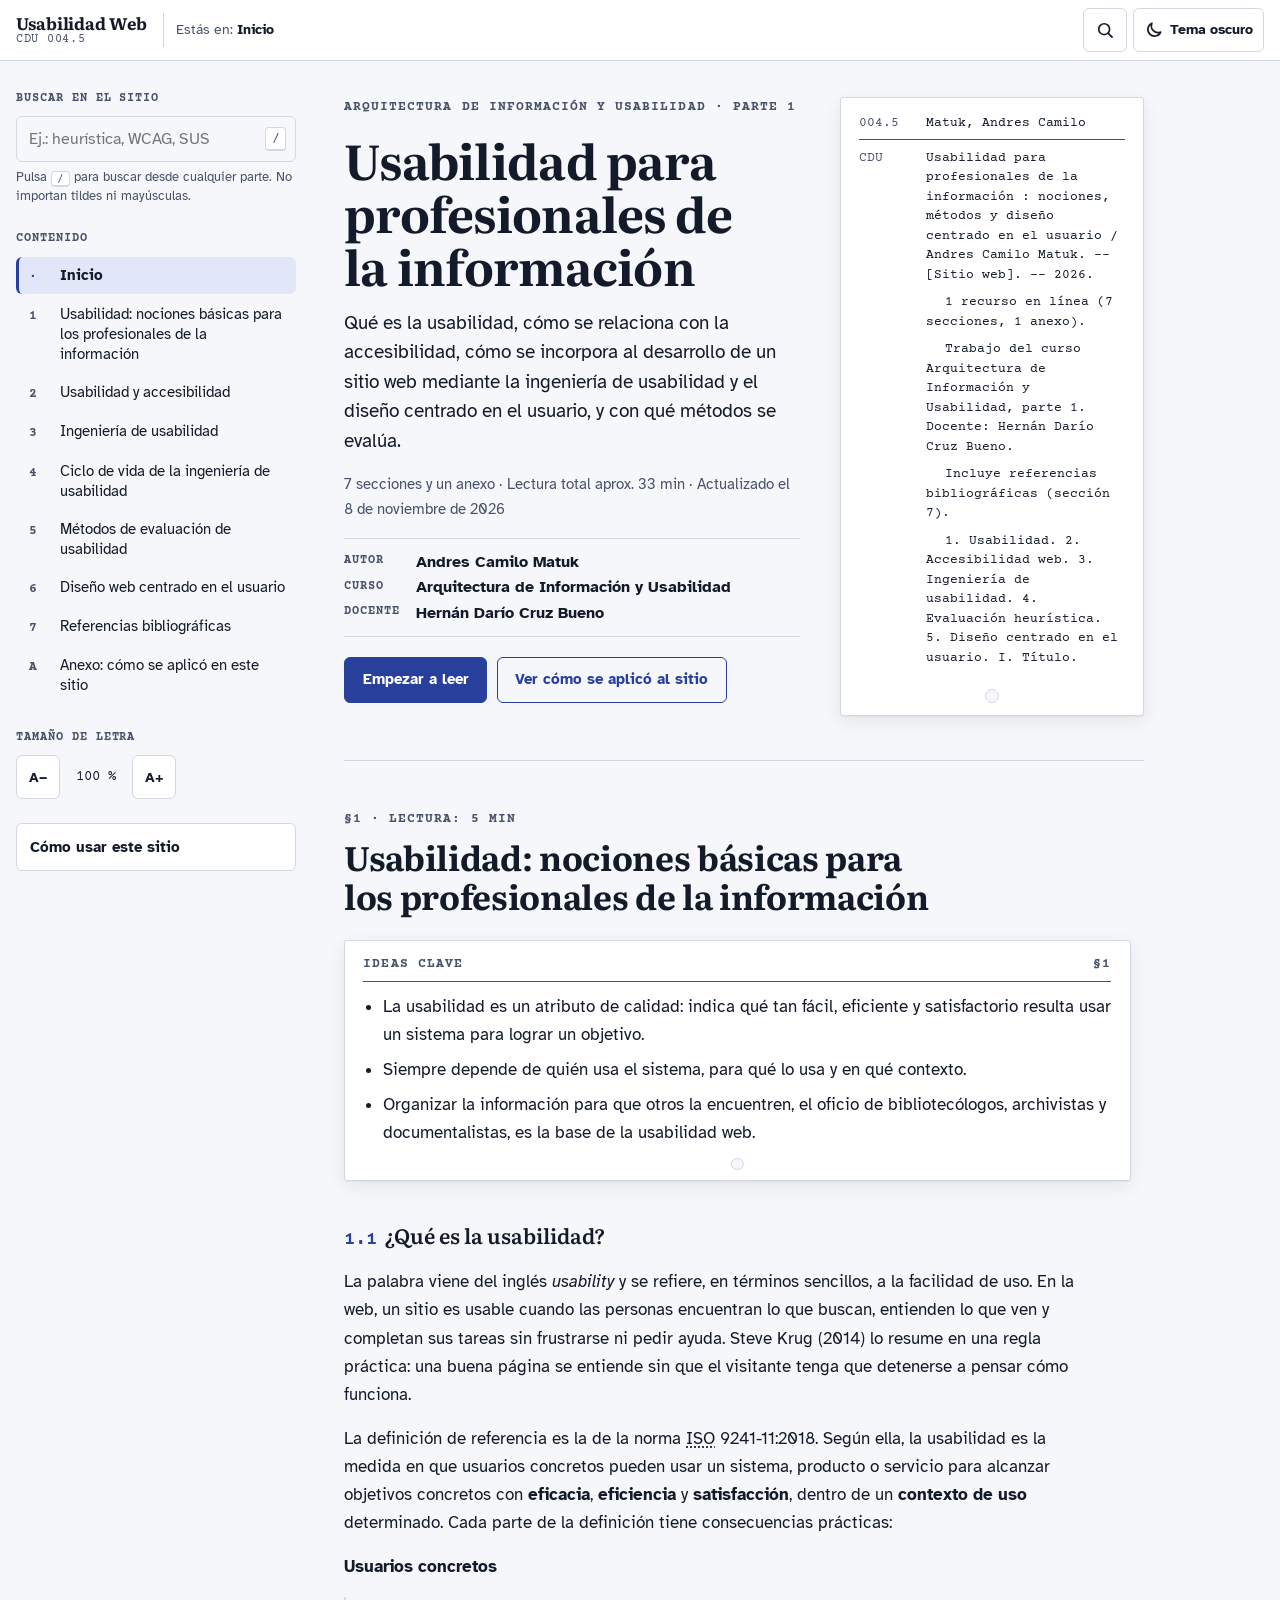
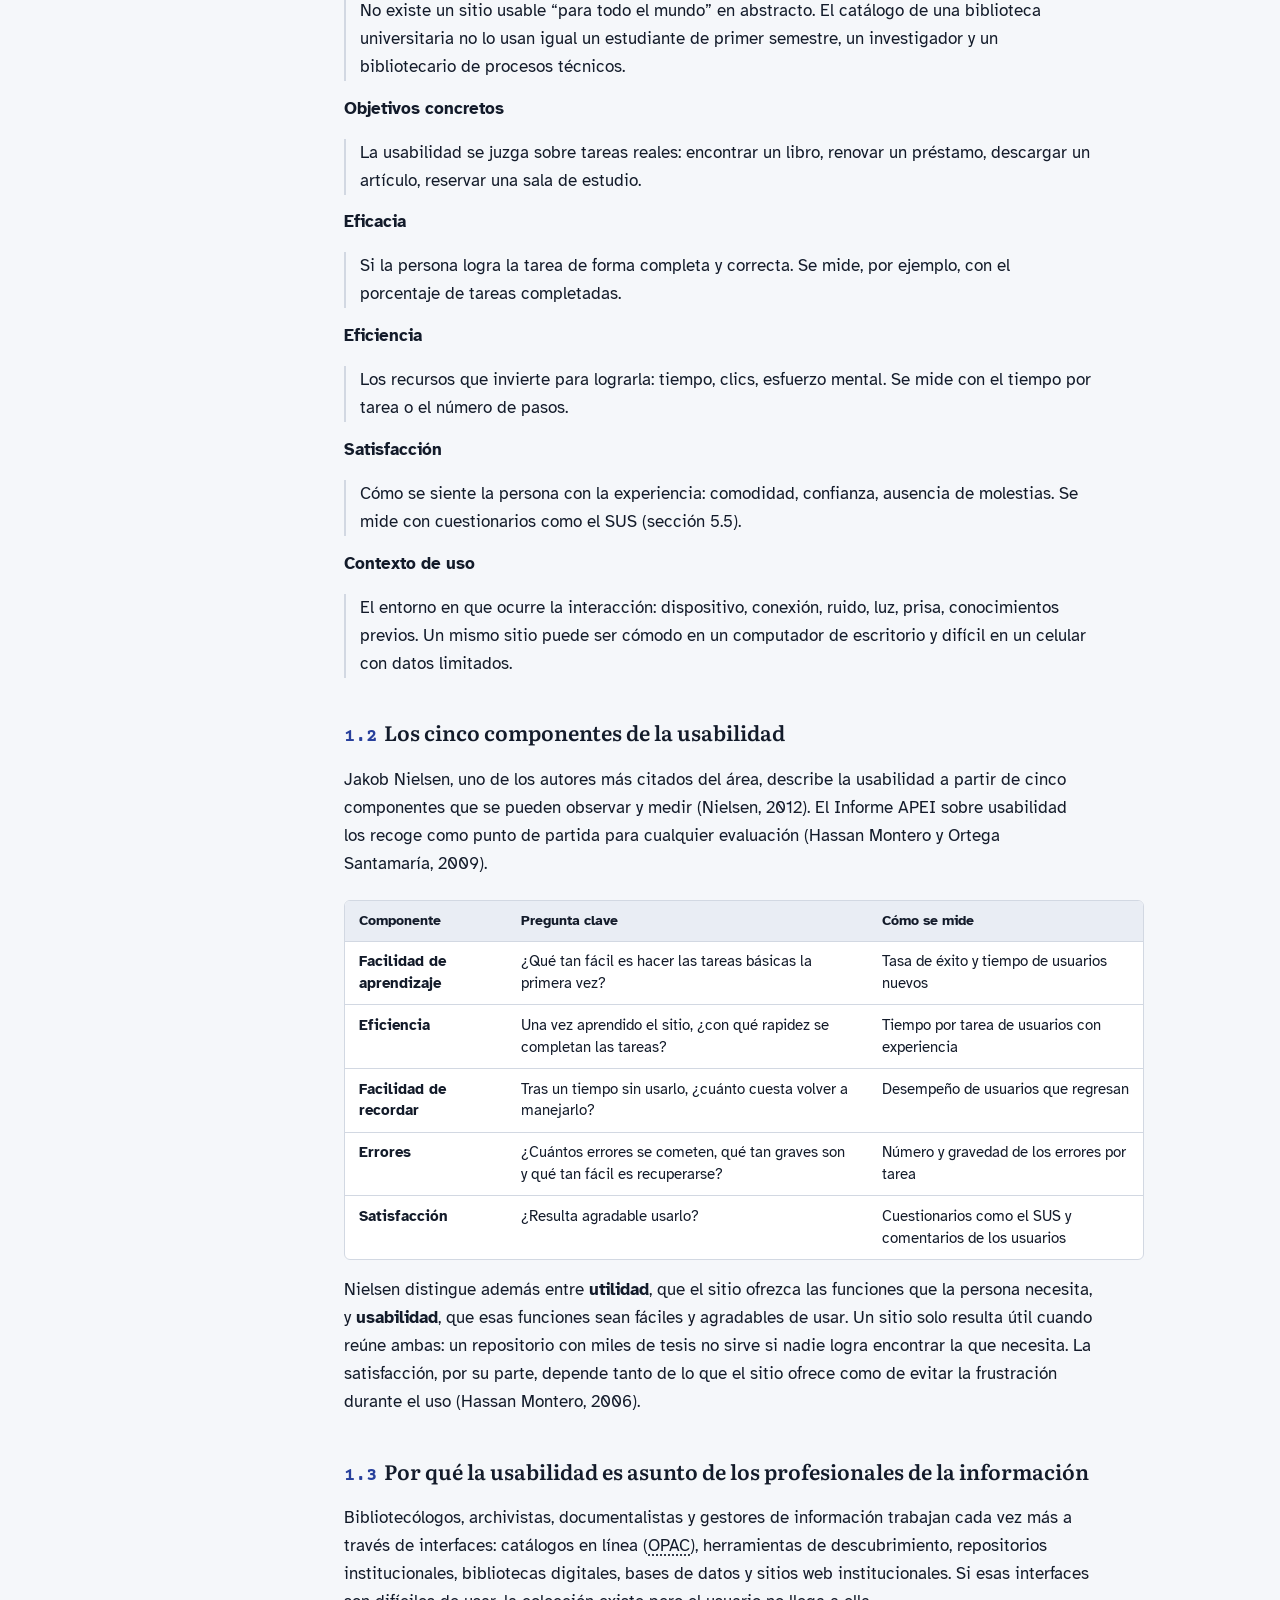
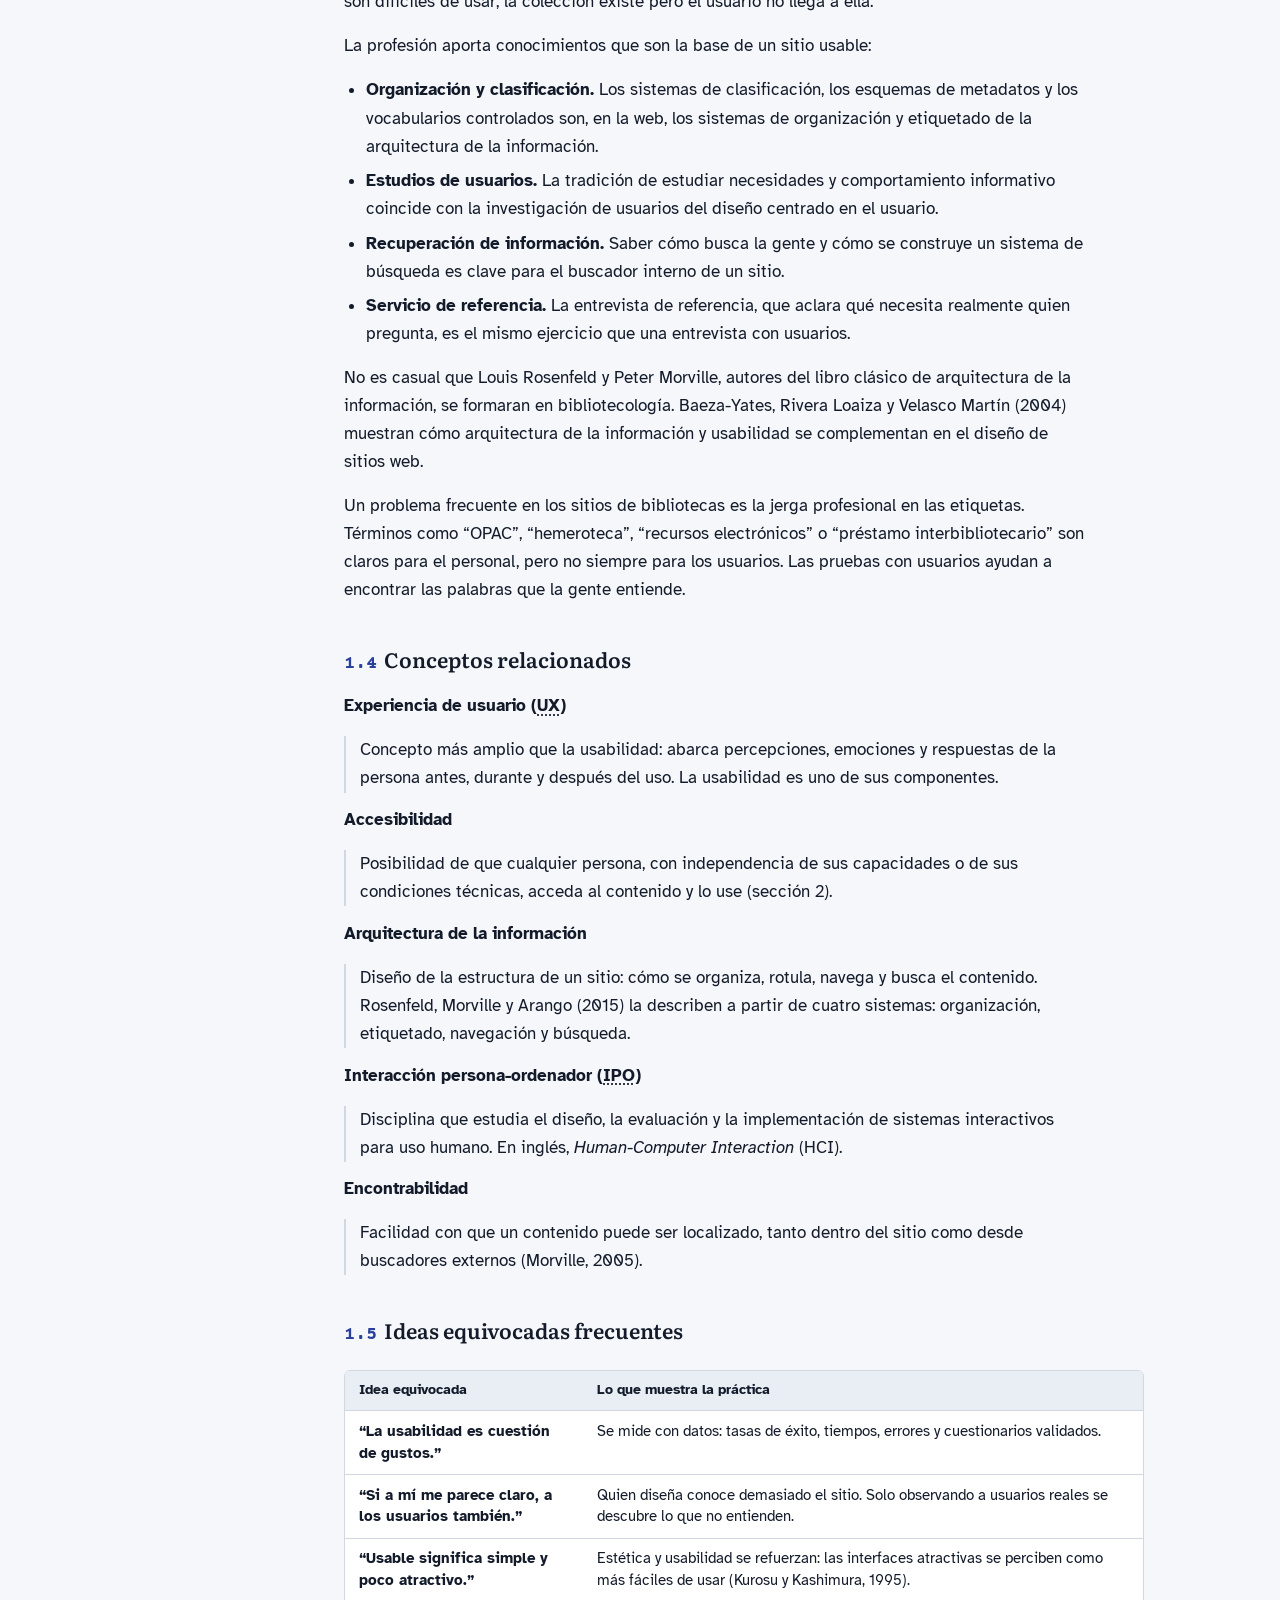
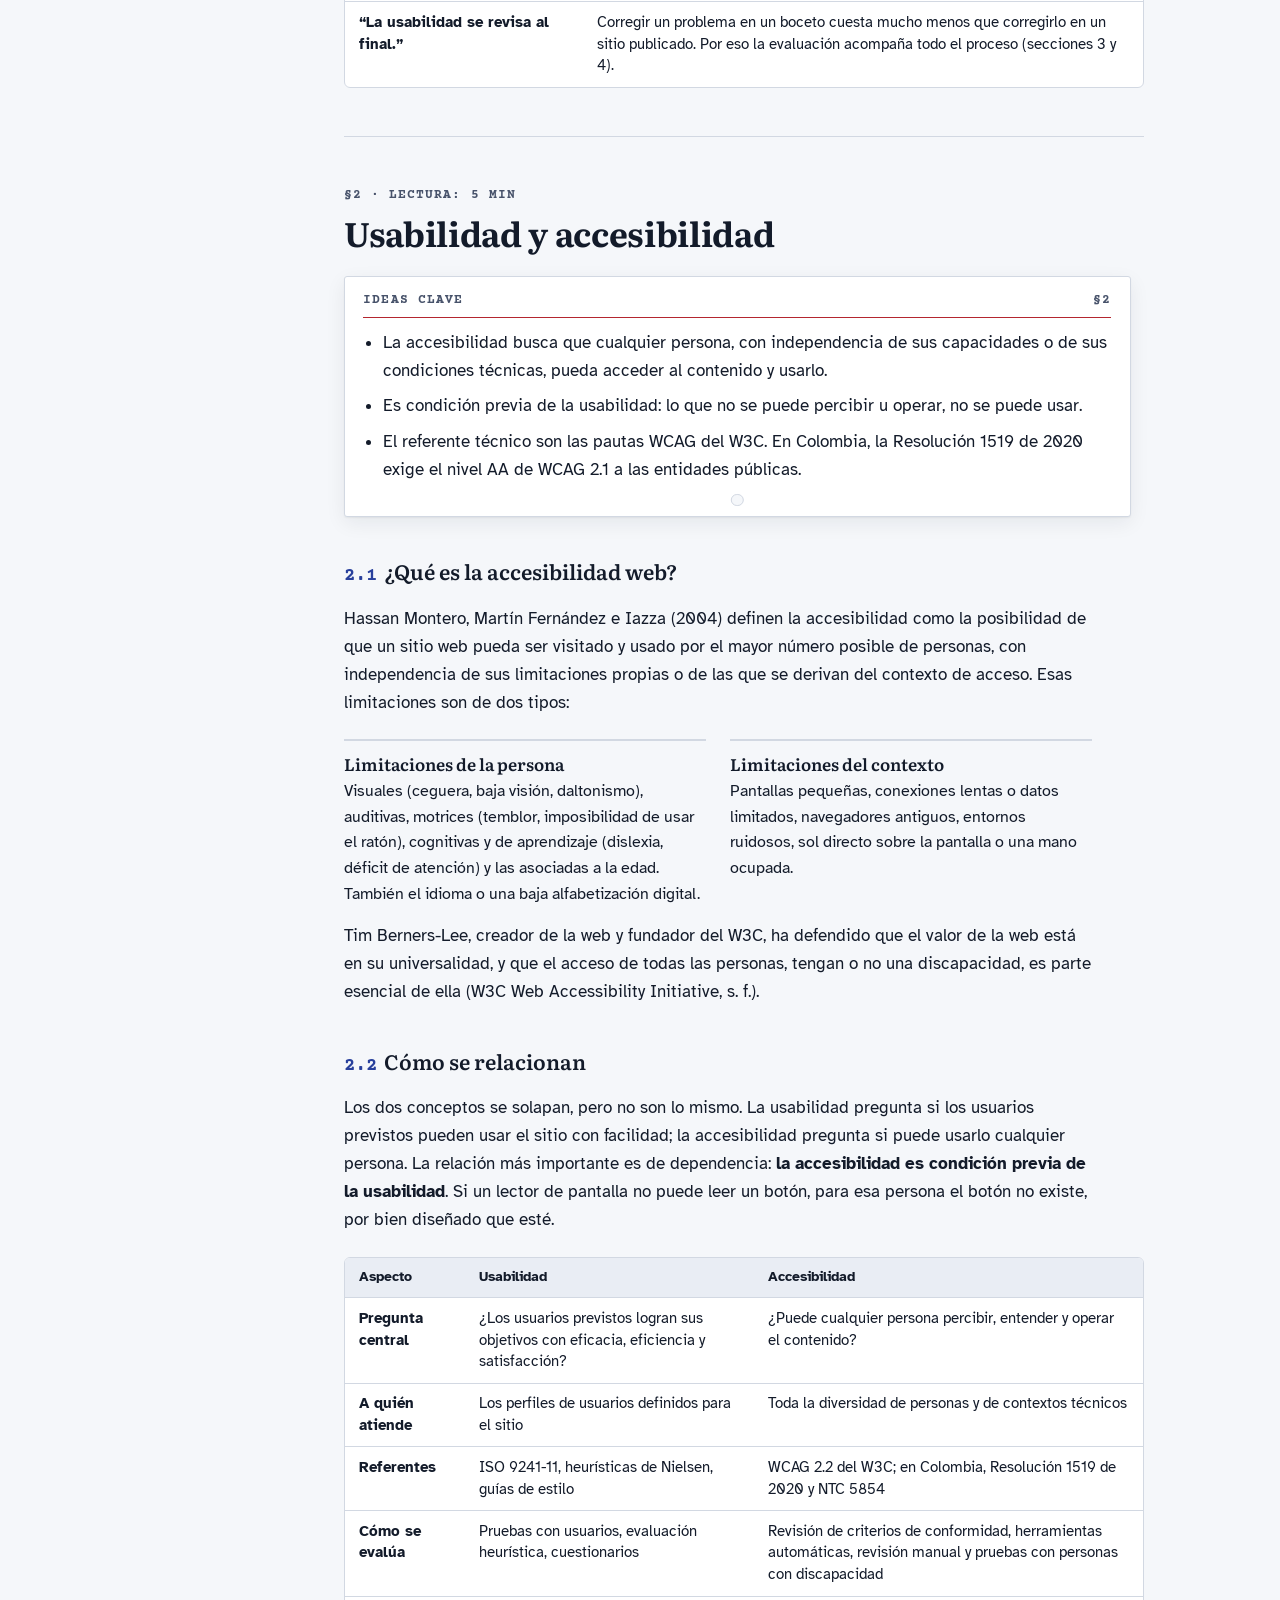
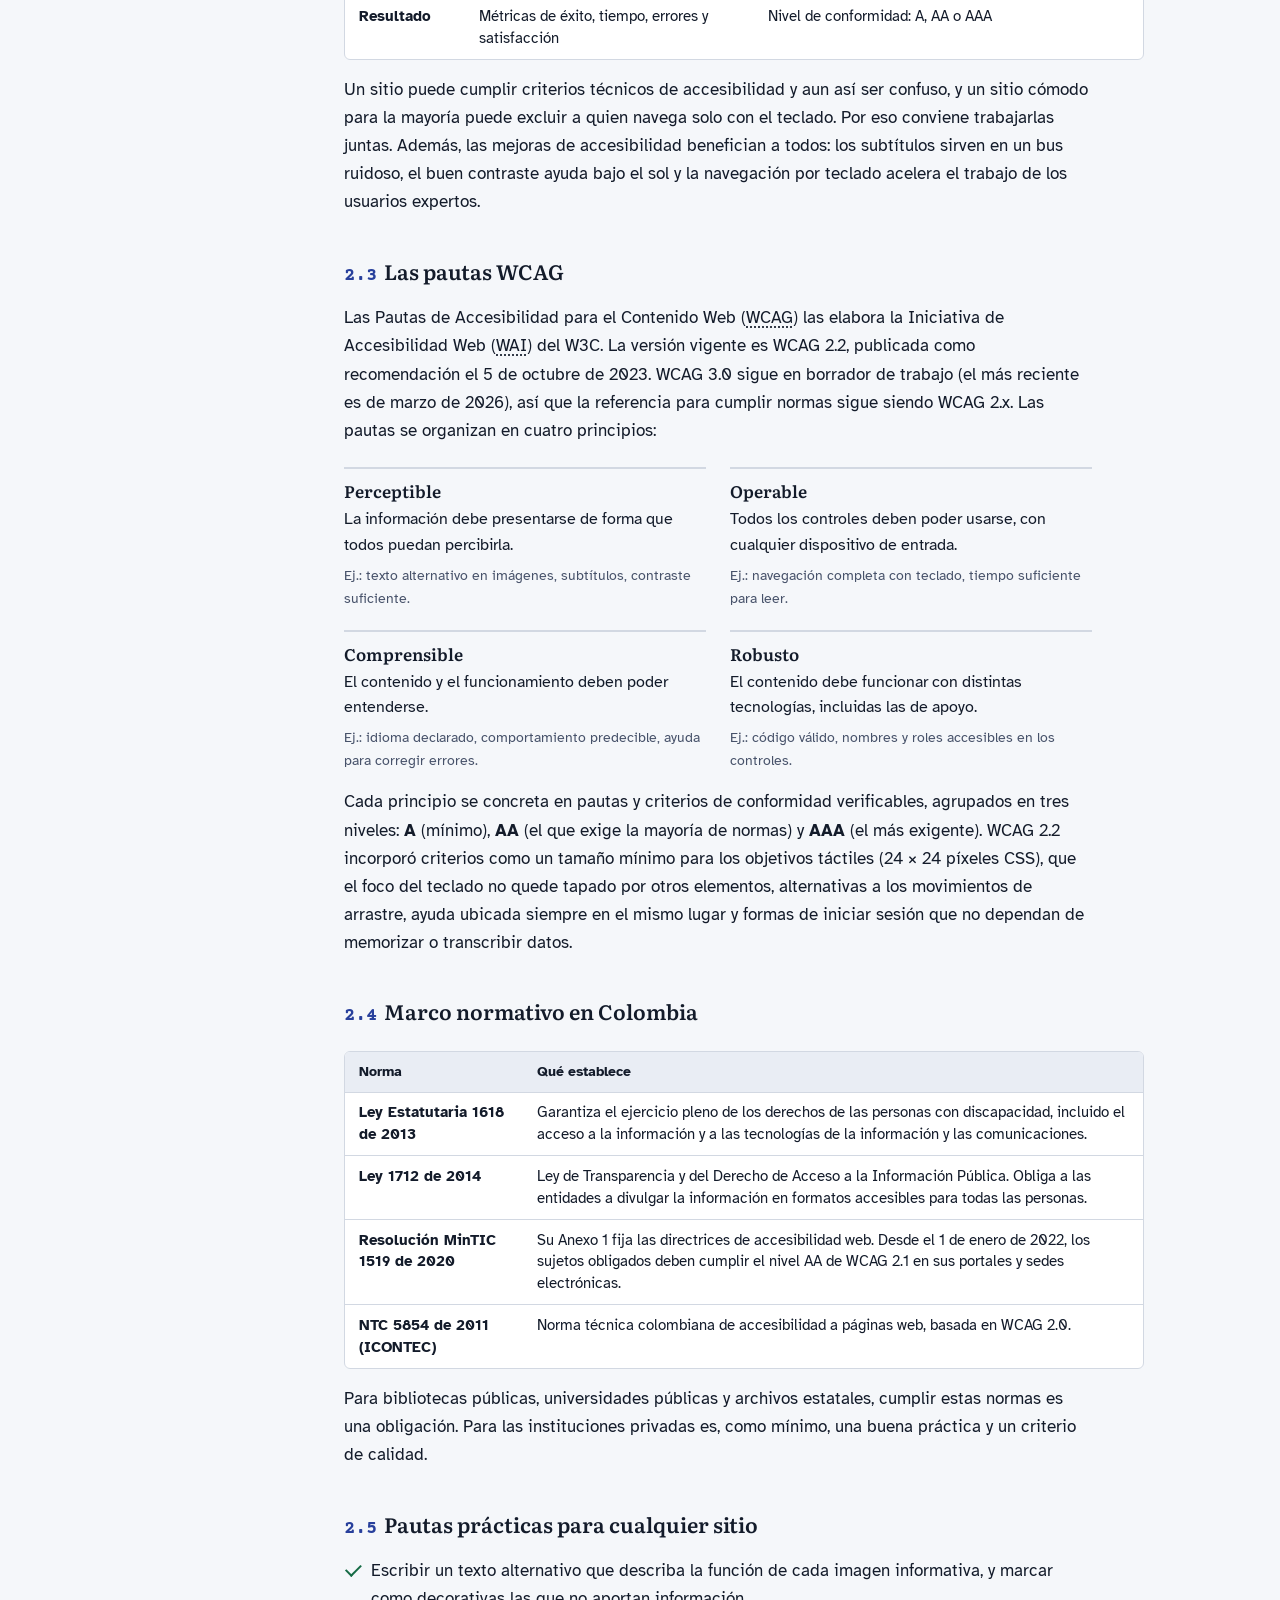
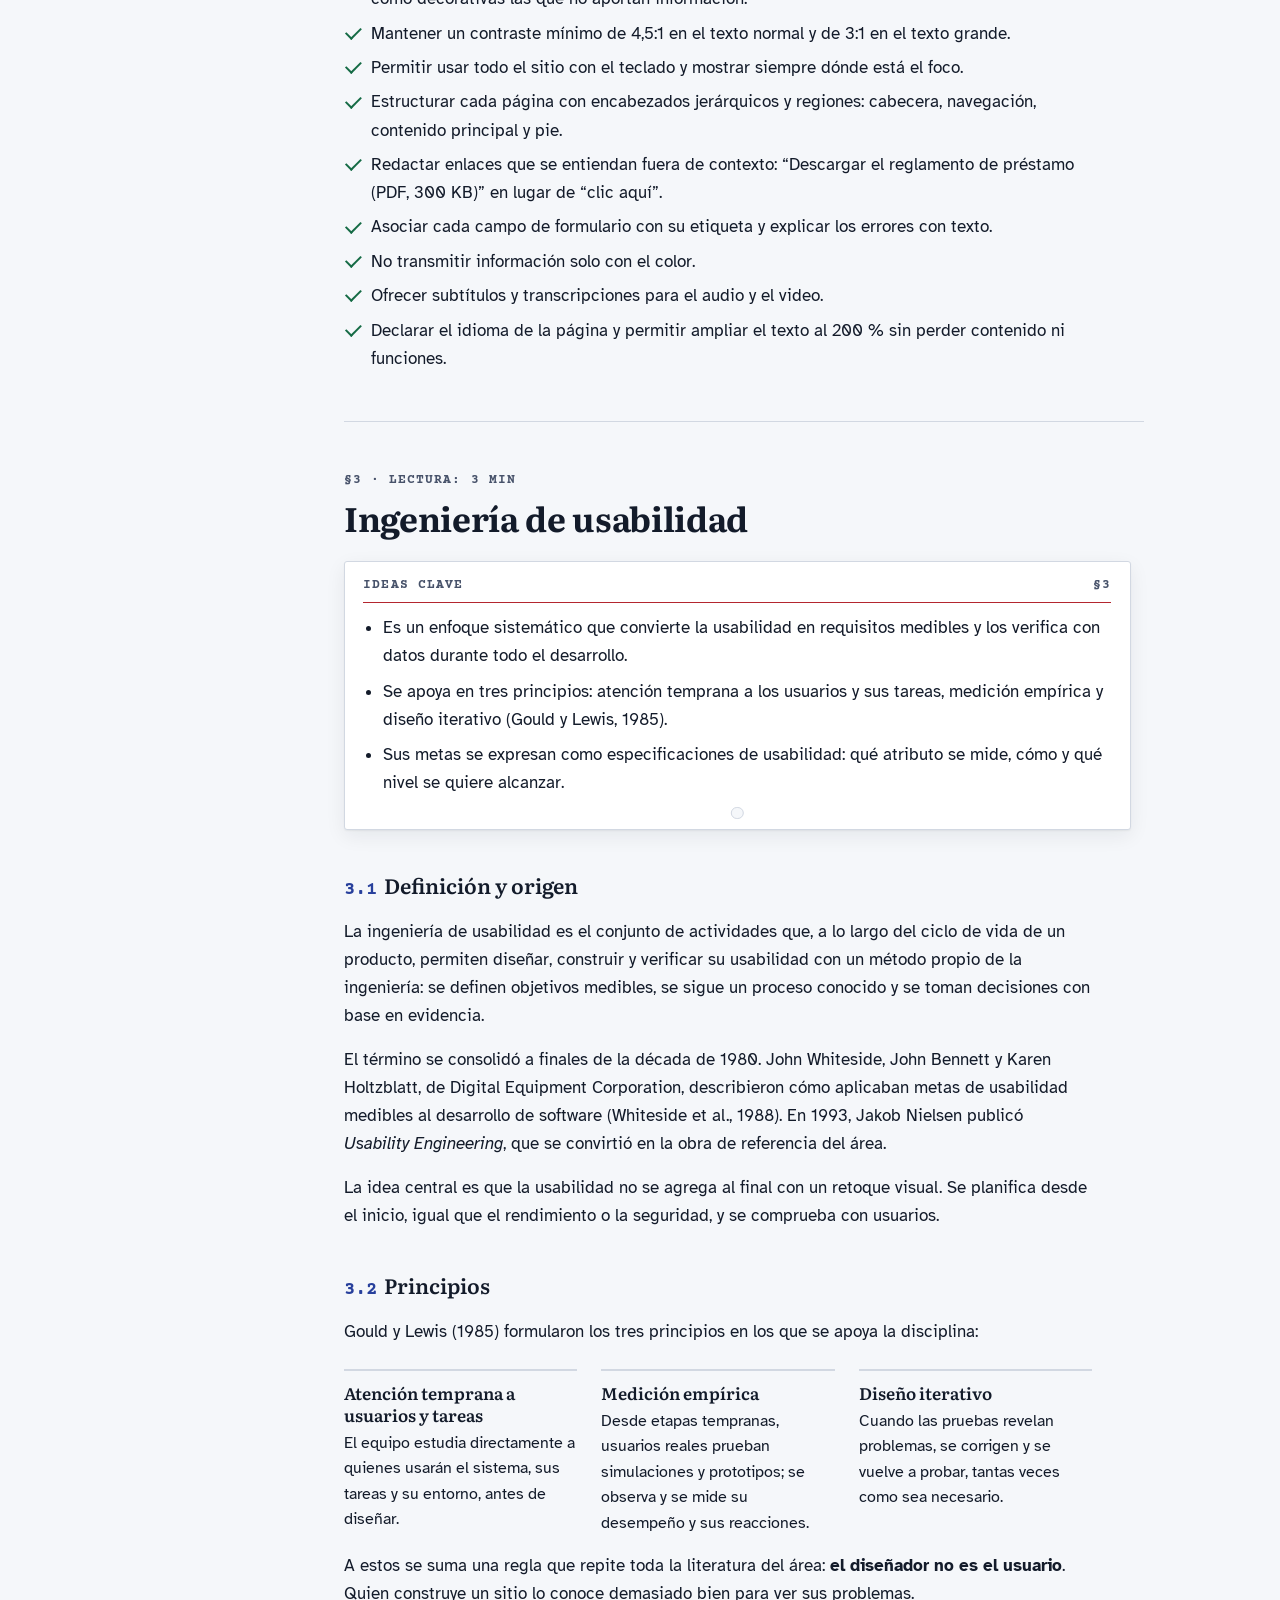
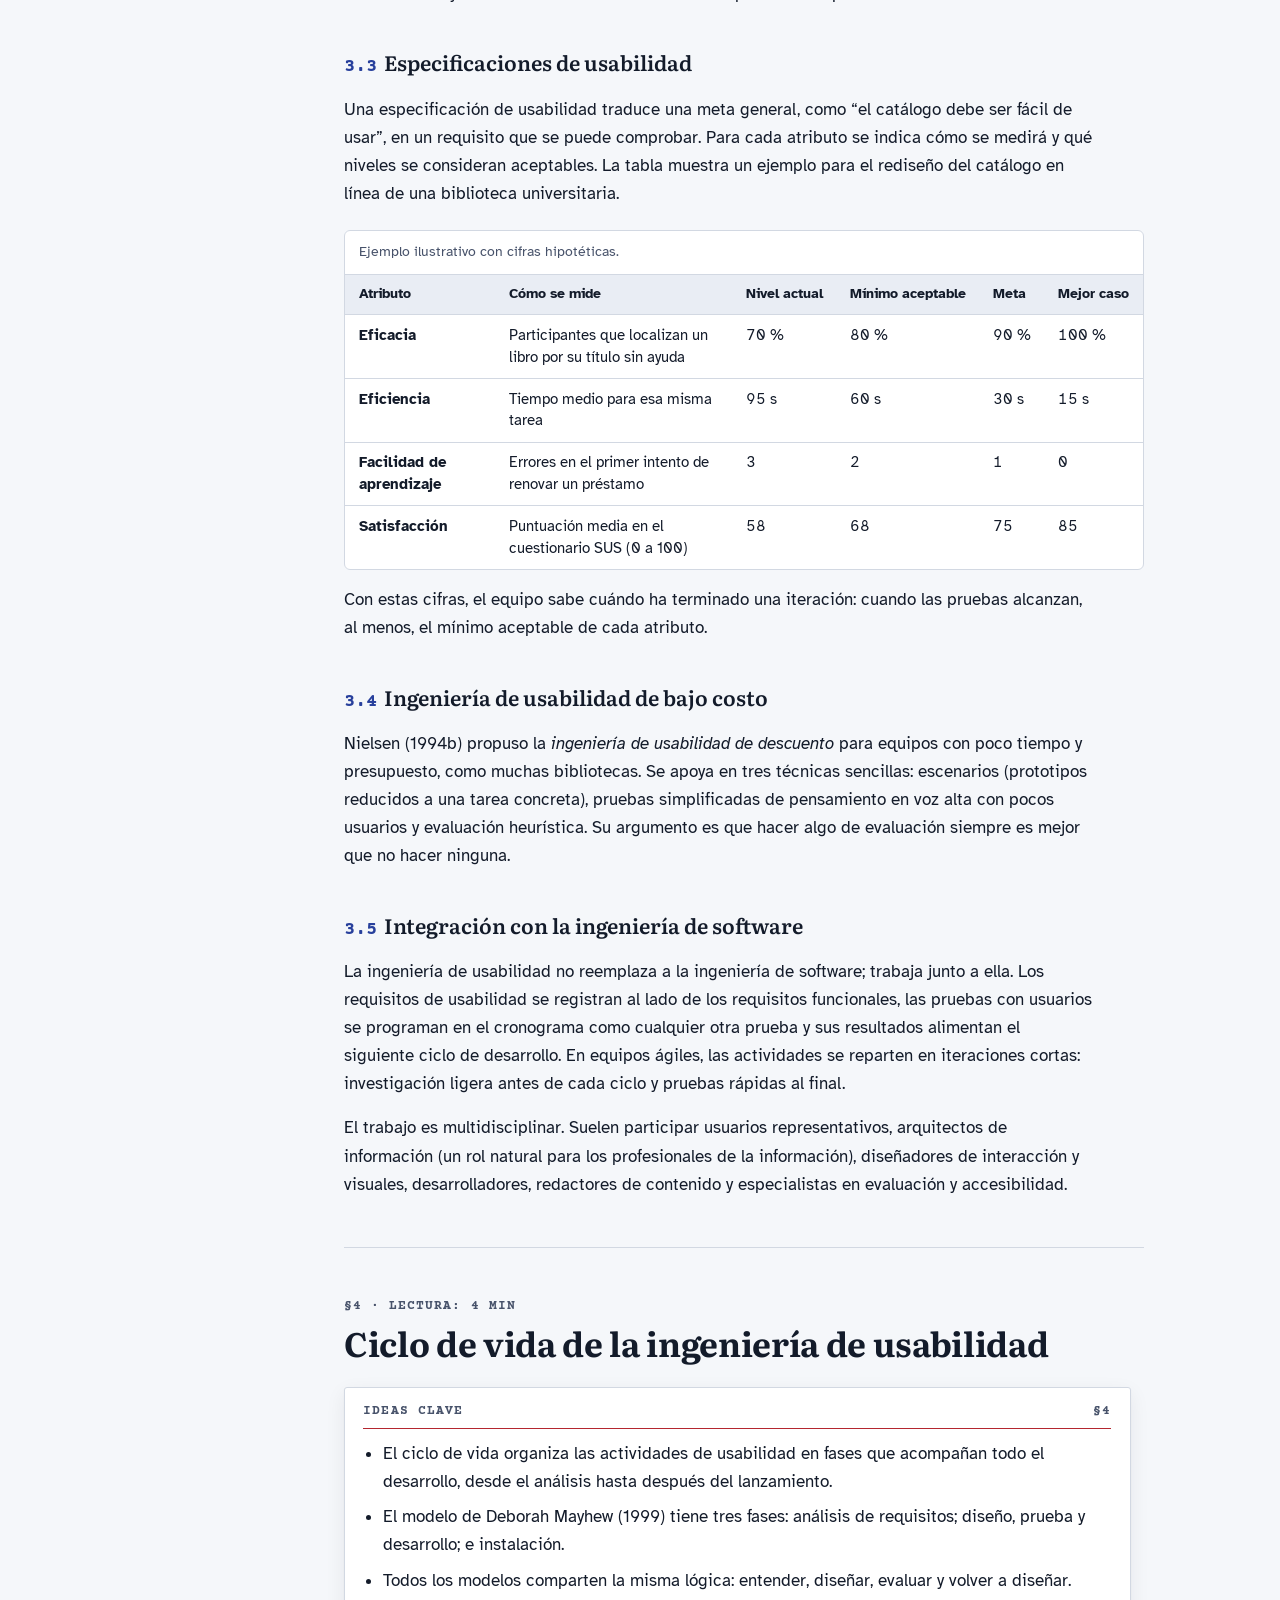
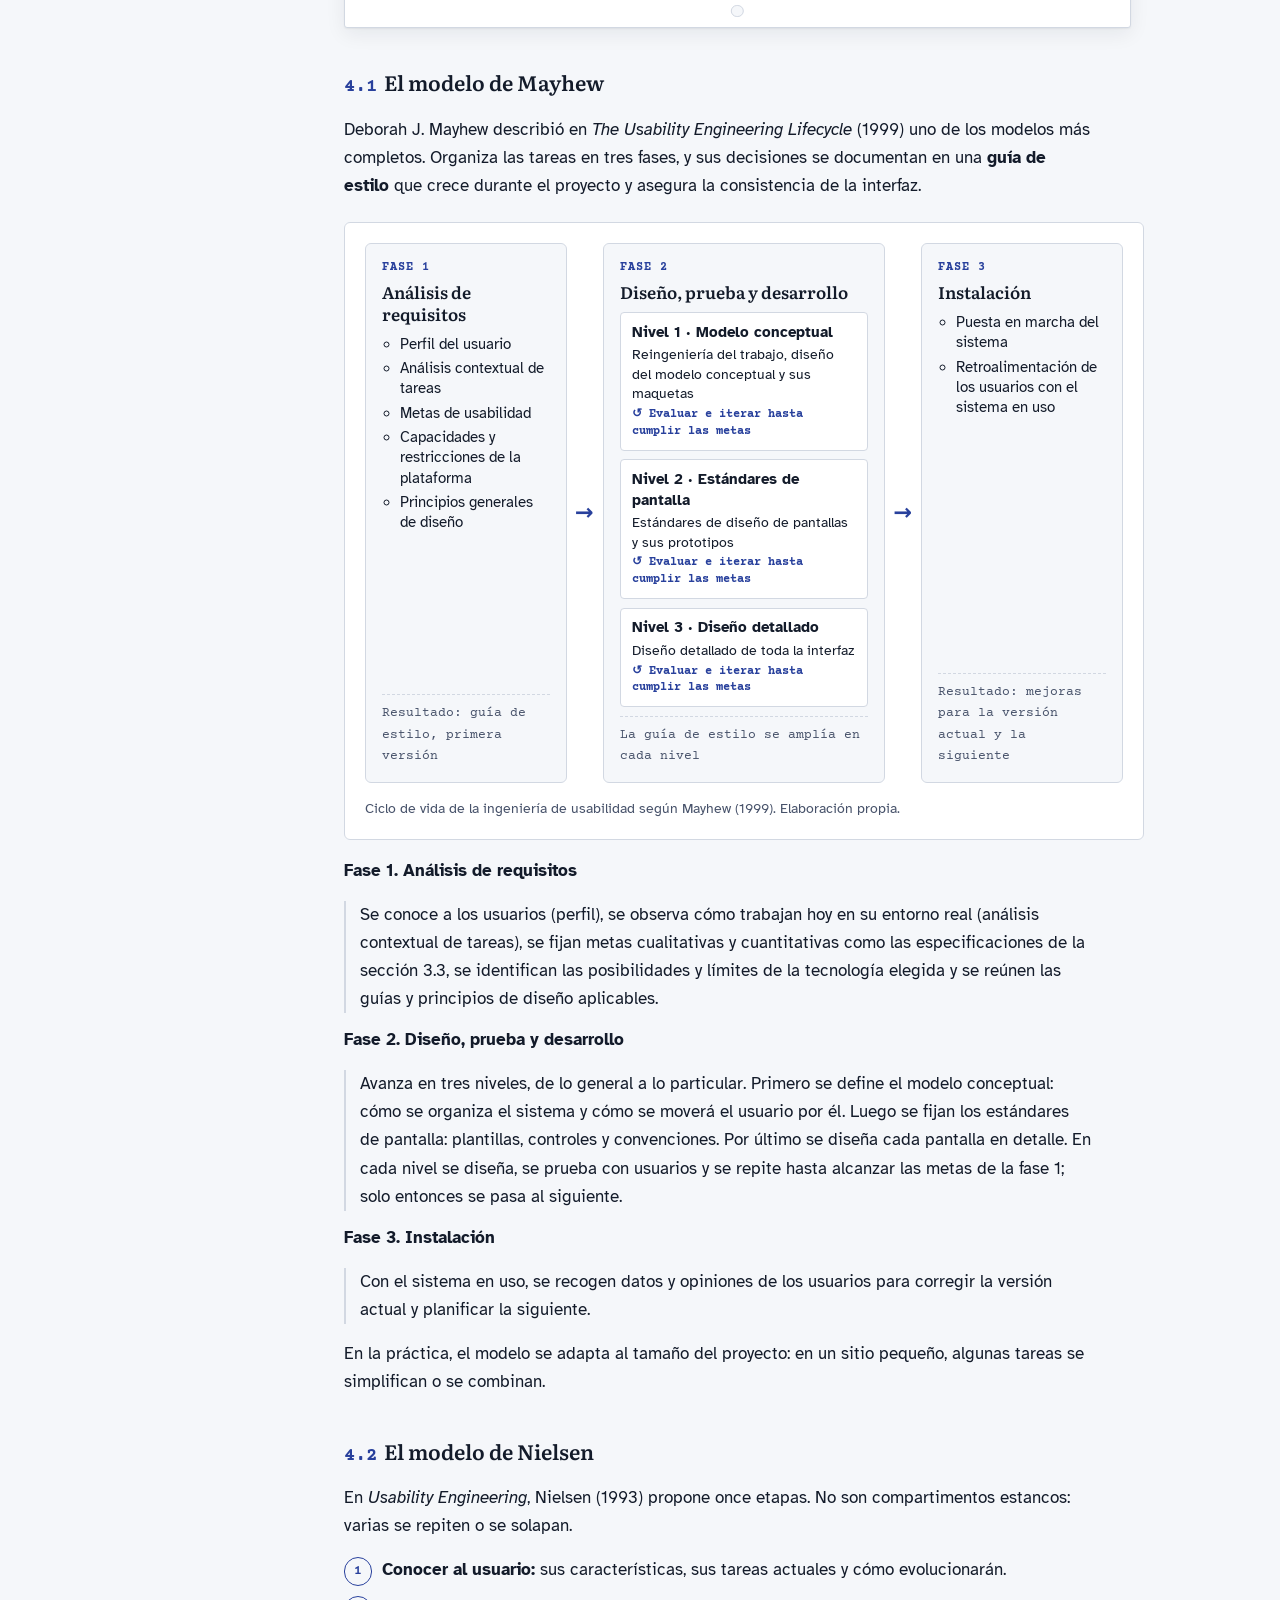
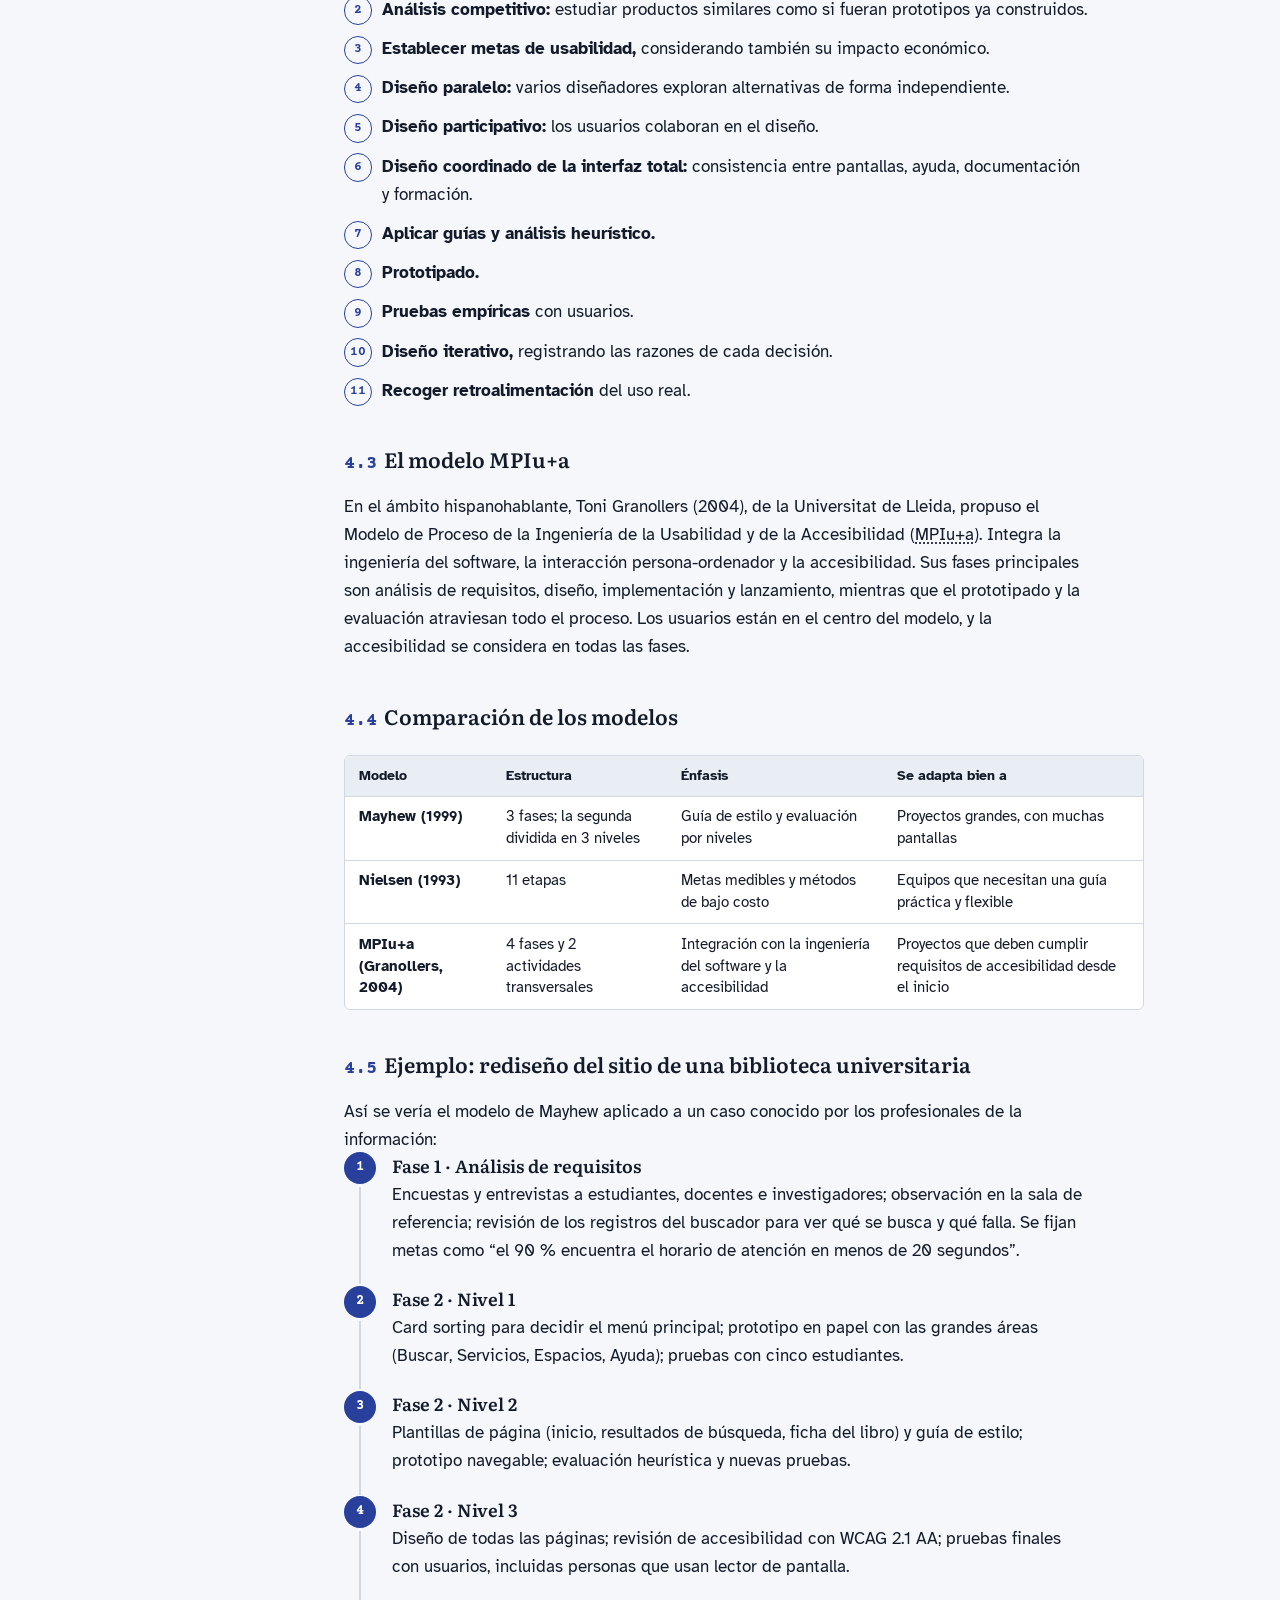
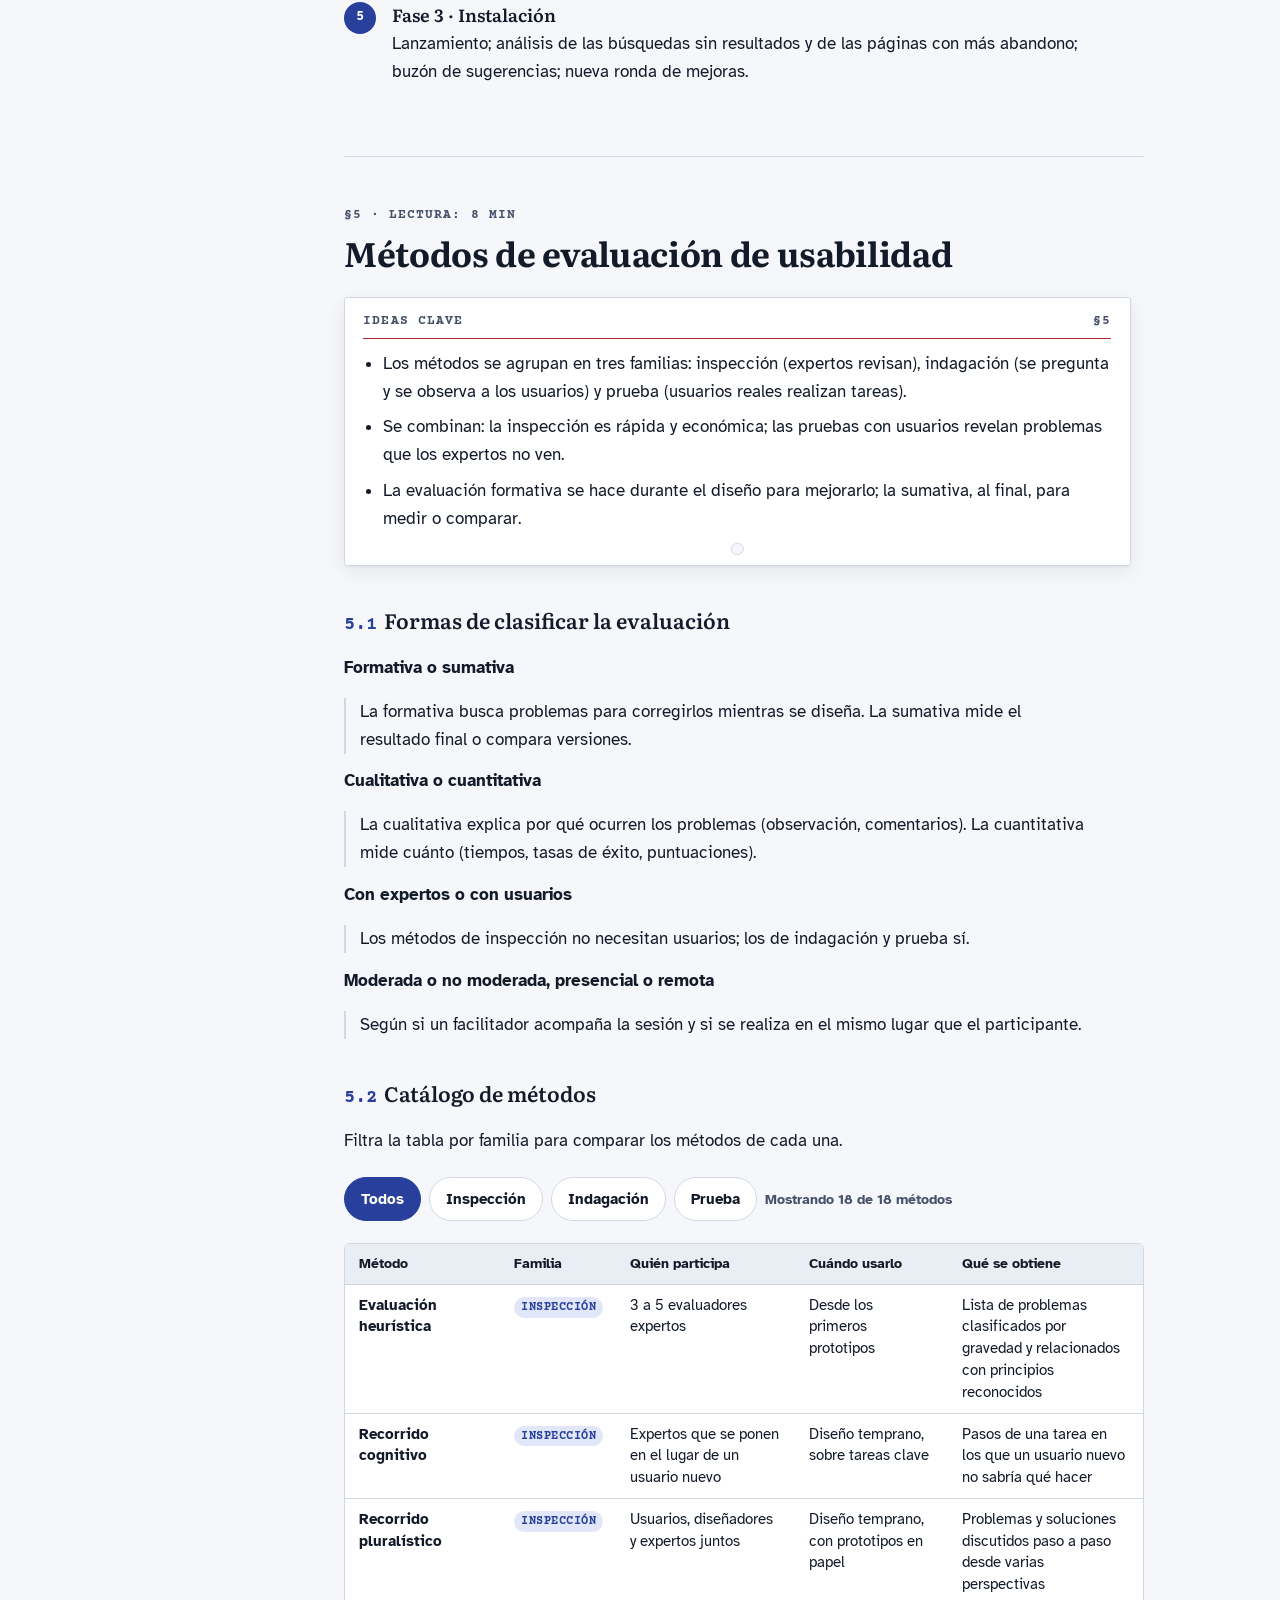
<file: Usabilidad para profesionales de la información.html>
<!doctype html><html><head><meta charset=utf8><meta name=viewport content="width=device-width,initial-scale=1,viewport-fit=cover"><style>:root{color-scheme:light;box-sizing:border-box;padding-top:env(safe-area-inset-top,0px);padding-bottom:env(safe-area-inset-bottom,0px)}html{scroll-padding-top:env(safe-area-inset-top,0px)}body{margin:0;padding:0;font:14px -apple-system,BlinkMacSystemFont,sans-serif;background:#fff;color:#000}img{max-width:100%}[hidden]:not([hidden=until-found i]){display:none!important}</style></head><body>
<title>Usabilidad para profesionales de la información</title>
<meta name="claude:viewport-fit-sides" content="cover">
<meta name="description" content="Sitio académico sobre usabilidad, accesibilidad, ingeniería de usabilidad, su ciclo de vida, métodos de evaluación y diseño web centrado en el usuario.">
<link rel="preconnect" href="https://fonts.googleapis.com">
<link rel="preconnect" href="https://fonts.gstatic.com" crossorigin>
<link rel="stylesheet" href="https://fonts.googleapis.com/css2?family=Atkinson+Hyperlegible:ital,wght@0,400;0,700;1,400&family=Courier+Prime:wght@400;700&family=Literata:opsz,wght@7..72,600;7..72,700&display=swap">
<style>
/* Layout: sticky header band · left "catalog drawer" index (off-canvas below 68rem) · one reading column of ~68ch; tables and diagrams widen to 50rem */
:root{
  --bg:#F5F7FA;
  --surface:#FFFFFF;
  --surface-2:#E9EDF4;
  --ink:#131B2A;
  --ink-2:#47526A;
  --rule:#D2D8E2;
  --accent:#28409C;
  --accent-ink:#FFFFFF;
  --accent-soft:#E1E7F8;
  --card-rule:#B4262F;
  --ok:#156B45; --ok-soft:#DDF1E7;
  --warn:#8A5800; --warn-soft:#FBEFD6;
  --bad:#B4262F; --bad-soft:#F9E0E1;
  --mark:#FFE27A; --mark-ink:#131B2A;
  --shadow:0 1px 2px rgba(19,27,42,.06),0 6px 20px rgba(19,27,42,.07);
  --scrim:rgba(19,27,42,.45);
  --f-display:"Literata",Georgia,"Times New Roman",serif;
  --f-body:"Atkinson Hyperlegible","Segoe UI",system-ui,-apple-system,Roboto,Arial,sans-serif;
  --f-type:"Courier Prime","Courier New",ui-monospace,Menlo,Consolas,monospace;
  --scale:1;
  --header-h:3.75rem;
  --measure:68ch;
}
@media (prefers-color-scheme: dark){
  :root:not([data-theme="light"]){
    --bg:#0E131B; --surface:#151B26; --surface-2:#1D2533; --ink:#E8ECF3; --ink-2:#A7B2C4; --rule:#2B3546;
    --accent:#A3B4FF; --accent-ink:#0E131B; --accent-soft:#222C4A; --card-rule:#F07A82;
    --ok:#6CD39F; --ok-soft:#173226; --warn:#F0BE63; --warn-soft:#33270F; --bad:#F48A90; --bad-soft:#3A1A1D;
    --mark:#5E4B0E; --mark-ink:#FFF4CC;
    --shadow:0 1px 2px rgba(0,0,0,.4),0 6px 20px rgba(0,0,0,.35); --scrim:rgba(0,0,0,.6);
    color-scheme:dark;
  }
}
:root[data-theme="dark"]{
  --bg:#0E131B; --surface:#151B26; --surface-2:#1D2533; --ink:#E8ECF3; --ink-2:#A7B2C4; --rule:#2B3546;
  --accent:#A3B4FF; --accent-ink:#0E131B; --accent-soft:#222C4A; --card-rule:#F07A82;
  --ok:#6CD39F; --ok-soft:#173226; --warn:#F0BE63; --warn-soft:#33270F; --bad:#F48A90; --bad-soft:#3A1A1D;
  --mark:#5E4B0E; --mark-ink:#FFF4CC;
  --shadow:0 1px 2px rgba(0,0,0,.4),0 6px 20px rgba(0,0,0,.35); --scrim:rgba(0,0,0,.6);
  color-scheme:dark;
}

html{font-size:calc(100% * var(--scale));scroll-behavior:smooth;-webkit-text-size-adjust:100%}
body{background:var(--bg);color:var(--ink);font-family:var(--f-body);font-size:1.0625rem;line-height:1.65}
body::before{content:"";position:fixed;inset:0 0 auto;height:env(safe-area-inset-top,0px);z-index:30;background:var(--surface)}
body.drawer-open{overflow:hidden}
@media (prefers-reduced-motion: reduce){
  html{scroll-behavior:auto}
  *,*::before,*::after{animation:none!important;transition:none!important}
}
a{color:var(--accent);text-decoration:underline;text-decoration-thickness:1px;text-underline-offset:.18em}
a:hover{text-decoration-thickness:2px}
:focus-visible{outline:3px solid var(--accent);outline-offset:2px;border-radius:2px}
abbr[title]{text-decoration:underline dotted;text-underline-offset:.2em;cursor:help}
mark{background:var(--mark);color:var(--mark-ink);border-radius:2px;padding:0 .1em}
cite{font-style:italic}
.sr-only{position:absolute!important;width:1px;height:1px;padding:0;margin:-1px;overflow:hidden;clip:rect(0,0,0,0);white-space:nowrap;border:0}

/* Skip link */
.skip{position:absolute;left:max(16px,env(safe-area-inset-left,0px));top:calc(env(safe-area-inset-top,0px) + .5rem);z-index:100;background:var(--accent);color:var(--accent-ink);padding:.6rem 1rem;border-radius:4px;font-weight:700;transform:translateY(-200%)}
.skip:focus{transform:none}

/* Header */
.site-header{position:sticky;top:env(safe-area-inset-top,0px);z-index:20;background:var(--surface);border-bottom:1px solid var(--rule)}
.site-header .inner{max-width:90rem;margin:0 auto;min-height:var(--header-h);display:flex;align-items:center;gap:.5rem;padding-left:max(16px,env(safe-area-inset-left,0px));padding-right:max(16px,env(safe-area-inset-right,0px))}
.brand{display:flex;flex-direction:column;line-height:1.15;text-decoration:none;color:var(--ink);padding-right:1rem;margin-right:.25rem;border-right:1px solid var(--rule)}
.brand-name{font-family:var(--f-display);font-weight:700;font-size:1.05rem;letter-spacing:-.005em}
.brand-call{font-family:var(--f-type);font-size:.75rem;color:var(--ink-2);letter-spacing:.06em}
.where{flex:1;min-width:0;margin:0;font-size:.875rem;line-height:1.3;color:var(--ink-2);display:-webkit-box;-webkit-line-clamp:2;-webkit-box-orient:vertical;overflow:hidden}
.where strong{color:var(--ink);font-weight:700}
.tools{display:flex;gap:.375rem;align-items:center}
.icon-btn{display:inline-flex;align-items:center;justify-content:center;gap:.4rem;min-width:2.75rem;min-height:2.75rem;padding:0 .6rem;border:1px solid var(--rule);border-radius:6px;background:var(--surface);color:var(--ink);font:inherit;font-size:.875rem;font-weight:700;cursor:pointer}
.icon-btn:hover{background:var(--surface-2)}
.icon-btn svg{flex:none}
.ic-sun{display:none}
#theme-btn[aria-pressed="true"] .ic-sun{display:block}
#theme-btn[aria-pressed="true"] .ic-moon{display:none}
.progress{position:absolute;left:0;right:0;bottom:-1px;height:3px;pointer-events:none}
.progress span{display:block;height:100%;background:var(--accent);transform-origin:left center;transform:scaleX(0)}
.menu-btn{display:none}
@media (max-width:68rem){
  .menu-btn{display:inline-flex}
  #theme-btn .btn-label{position:absolute;width:1px;height:1px;overflow:hidden;clip:rect(0,0,0,0)}
}
@media (max-width:44rem){
  .brand{display:none}
  .where-k{position:absolute;width:1px;height:1px;overflow:hidden;clip:rect(0,0,0,0)}
}

/* Page grid */
.layout{max-width:90rem;margin:0 auto;display:grid;grid-template-columns:17.5rem minmax(0,1fr);gap:3rem;padding-left:max(16px,env(safe-area-inset-left,0px));padding-right:max(16px,env(safe-area-inset-right,0px))}
main{min-width:0;max-width:50rem;padding-block:2.25rem 4rem;container-type:inline-size;container-name:main}
main:focus{outline:none}

/* Sidebar / drawer */
.sidebar{position:sticky;top:calc(env(safe-area-inset-top,0px) + var(--header-h));align-self:start;max-height:calc(100vh - var(--header-h));overflow:auto;padding-block:1.75rem 2rem;display:flex;flex-direction:column;gap:1.5rem;overscroll-behavior:contain}
.drawer-top{display:none}
.scrim{position:fixed;inset:0;background:var(--scrim);z-index:35}
@media (max-width:68rem){
  .layout{grid-template-columns:minmax(0,1fr)}
  main{margin-inline:auto;width:100%}
  .sidebar{position:fixed;top:0;left:0;bottom:0;width:min(22rem,88vw);max-height:none;z-index:40;background:var(--surface);border-right:1px solid var(--rule);box-shadow:var(--shadow);padding:calc(env(safe-area-inset-top,0px) + 1rem) 1.25rem calc(env(safe-area-inset-bottom,0px) + 1.5rem) max(1.25rem,env(safe-area-inset-left,0px));visibility:hidden;transform:translateX(-105%);transition:transform .22s ease,visibility 0s linear .22s}
  .sidebar.open{visibility:visible;transform:none;transition:transform .22s ease,visibility 0s}
  .drawer-top{display:flex;align-items:center;justify-content:space-between;gap:1rem}
}
.side-label{font-family:var(--f-type);font-size:.75rem;letter-spacing:.08em;text-transform:uppercase;color:var(--ink-2);margin:0 0 .5rem;font-weight:700}

.search label{display:block;font-family:var(--f-type);font-size:.75rem;letter-spacing:.08em;text-transform:uppercase;color:var(--ink-2);font-weight:700;margin-bottom:.45rem}
.search-box{position:relative}
.search-box input{width:100%;box-sizing:border-box;min-height:2.75rem;padding:.55rem 2.4rem .55rem .75rem;border:1px solid var(--rule);border-radius:6px;background:var(--bg);color:var(--ink);font:inherit;font-size:1rem}
.search-box input:focus-visible{outline:3px solid var(--accent);outline-offset:1px}
.search-box kbd{position:absolute;right:.6rem;top:50%;transform:translateY(-50%);font-family:var(--f-type);font-size:.8rem;border:1px solid var(--rule);border-bottom-width:2px;border-radius:4px;padding:0 .35rem;color:var(--ink-2);background:var(--surface)}
.hint{font-size:.8125rem;color:var(--ink-2);margin:.4rem 0 0;line-height:1.4}
.results{margin-top:.75rem}
.r-status{font-size:.8125rem;color:var(--ink-2);margin:0 0 .4rem;font-weight:700}
.r-list{list-style:none;margin:0;padding:0;display:flex;flex-direction:column;gap:.25rem}
.r-item{display:block;padding:.5rem .6rem;border-radius:6px;text-decoration:none;color:var(--ink);border:1px solid transparent}
.r-item:hover{background:var(--surface-2)}
.r-sec{display:block;font-family:var(--f-type);font-size:.75rem;color:var(--accent);letter-spacing:.03em}
.r-snip{display:block;font-size:.875rem;line-height:1.4}
.r-sug{font-size:.875rem;margin:0;display:flex;flex-wrap:wrap;gap:.35rem;align-items:center}

.toc ol{list-style:none;margin:0;padding:0;display:flex;flex-direction:column;gap:.1rem}
.toc a{display:grid;grid-template-columns:1.6rem 1fr;gap:.35rem;align-items:baseline;padding:.5rem .6rem;border-radius:6px;color:var(--ink);text-decoration:none;font-size:.9375rem;line-height:1.35;border-left:3px solid transparent}
.toc a:hover{background:var(--surface-2)}
.toc a .n{font-family:var(--f-type);font-weight:700;color:var(--ink-2);font-size:.8125rem}
.toc a[aria-current="location"]{background:var(--accent-soft);border-left-color:var(--accent);font-weight:700}
.toc a[aria-current="location"] .n{color:var(--accent)}

.textsize{display:flex;align-items:center;gap:.5rem;flex-wrap:wrap}
.textsize .side-label{width:100%;margin:0}
.textsize output{min-width:3.5rem;text-align:center;font-family:var(--f-type);font-size:.875rem}
.icon-btn:disabled{opacity:.45;cursor:not-allowed}

.help{border:1px solid var(--rule);border-radius:6px;background:var(--surface)}
.help summary{cursor:pointer;padding:.65rem .8rem;font-weight:700;font-size:.9375rem;min-height:2.75rem;box-sizing:border-box;display:flex;align-items:center}
.help ul{margin:0;padding:0 .9rem .9rem 2rem;font-size:.875rem;line-height:1.5;display:flex;flex-direction:column;gap:.35rem}
.help kbd,.hint kbd,.chapter kbd{font-family:var(--f-type);font-size:.85em;border:1px solid var(--rule);border-bottom-width:2px;border-radius:4px;padding:0 .3rem;background:var(--surface)}

/* Hero */
.hero{display:grid;grid-template-columns:minmax(0,1fr) minmax(0,19rem);gap:2.5rem;align-items:start;padding-bottom:2.75rem;scroll-margin-top:calc(var(--header-h) + 1.25rem)}
.hero-text{display:flex;flex-direction:column;gap:1rem;min-width:0}
.eyebrow{font-family:var(--f-type);font-size:.8125rem;letter-spacing:.08em;text-transform:uppercase;color:var(--ink-2);margin:0;font-weight:700}
h1{font-family:var(--f-display);font-weight:700;font-size:clamp(2.05rem,1.55rem + 2.2vw,3rem);line-height:1.1;letter-spacing:-.015em;margin:0;text-wrap:balance}
.lead{font-size:1.1875rem;line-height:1.55;margin:0;max-width:var(--measure)}
.meta{font-size:.9375rem;color:var(--ink-2);margin:0}
.credits{display:grid;grid-template-columns:auto minmax(0,1fr);gap:.25rem 1rem;margin:0;padding-block:.75rem;border-top:1px solid var(--rule);border-bottom:1px solid var(--rule);max-width:var(--measure);font-size:.9688rem;line-height:1.4}
.credits dt{font-family:var(--f-type);font-size:.75rem;font-weight:700;letter-spacing:.08em;text-transform:uppercase;color:var(--ink-2);padding-top:.15rem}
.credits dd{margin:0;font-weight:700}
.actions{display:flex;flex-wrap:wrap;gap:.6rem;margin:.25rem 0 0}
.btn{display:inline-flex;align-items:center;gap:.45rem;min-height:2.75rem;padding:0 1.1rem;border-radius:6px;border:1px solid var(--accent);background:var(--accent);color:var(--accent-ink);font:inherit;font-weight:700;font-size:.9375rem;text-decoration:none;cursor:pointer}
.btn:hover{text-decoration:none;filter:brightness(1.08)}
.btn.ghost{background:transparent;color:var(--accent)}
.btn.ghost:hover{background:var(--accent-soft);filter:none}

/* Catalog card (hero) */
.catalog{margin:0;font-family:var(--f-type);font-size:.8125rem;line-height:1.5;background:var(--surface);border:1px solid var(--rule);border-radius:3px;box-shadow:var(--shadow);padding:1rem 1.1rem 2.4rem;position:relative;color:var(--ink)}
.catalog::after{content:"";position:absolute;left:50%;bottom:.75rem;width:.75rem;height:.75rem;border-radius:50%;background:var(--bg);border:1px solid var(--rule);transform:translateX(-50%)}
.cat-grid{display:grid;grid-template-columns:3.6rem minmax(0,1fr);column-gap:.6rem}
.cat-head{grid-column:1 / -1;display:grid;grid-template-columns:3.6rem minmax(0,1fr);column-gap:.6rem;border-bottom:1px solid var(--card-rule);padding-bottom:.35rem;margin-bottom:.55rem}
.cat-call{color:var(--ink-2)}
.cat-body p{margin:0 0 .5rem}
.cat-body p.indent{text-indent:1.2rem}
.catalog figcaption{position:absolute;width:1px;height:1px;overflow:hidden;clip:rect(0,0,0,0)}

.toc-inline{display:none;border:1px solid var(--rule);border-radius:6px;background:var(--surface);padding:1rem 1.1rem;margin-bottom:2.5rem}
.toc-inline ol{margin:0;padding-left:1.4rem;display:flex;flex-direction:column;gap:.35rem}
.toc-inline li::marker{font-family:var(--f-type);color:var(--ink-2)}
@media (max-width:68rem){.toc-inline{display:block}}

/* Chapters */
.chapter{padding-block:3rem;border-top:1px solid var(--rule);scroll-margin-top:calc(var(--header-h) + .75rem)}
.chapter > *{margin-block:0}
.chapter > * + *{margin-top:1rem}
.chapter > :is(p,ul,ol,dl,h2,h3,aside,.persona){max-width:var(--measure)}
.chapter > .eyebrow + h2{margin-top:.4rem}
.chapter > h2 + *{margin-top:1.5rem}
.chapter > h3{margin-top:2.6rem}
.chapter > :is(figure,.table-wrap,.tiles,.sus-wrap,.filters){margin-top:1.4rem}
h2{font-family:var(--f-display);font-weight:700;font-size:clamp(1.6rem,1.35rem + 1.1vw,2.1rem);line-height:1.18;letter-spacing:-.01em;text-wrap:balance}
h3{font-family:var(--f-display);font-weight:600;font-size:1.3rem;line-height:1.3;text-wrap:balance;scroll-margin-top:calc(var(--header-h) + 1rem)}
h3 .sn{font-family:var(--f-type);font-weight:700;color:var(--accent);font-size:.9em;margin-right:.45rem}
h4{font-family:var(--f-display);font-weight:600;font-size:1.05rem;line-height:1.3;margin:0}
.chapter ul,.chapter ol{padding-left:1.4rem}
.chapter li + li{margin-top:.4rem}
.note{font-size:.9375rem;color:var(--ink-2)}

/* Key ideas card (catalog card) */
.ficha{background:var(--surface);border:1px solid var(--rule);border-radius:3px;padding:.8rem 1.15rem 2rem;position:relative;box-shadow:var(--shadow)}
.ficha::after{content:"";position:absolute;left:50%;bottom:.6rem;width:.65rem;height:.65rem;border-radius:50%;background:var(--bg);border:1px solid var(--rule);transform:translateX(-50%)}
.ficha-head{display:flex;justify-content:space-between;gap:1rem;font-family:var(--f-type);font-size:.8125rem;font-weight:700;letter-spacing:.08em;text-transform:uppercase;color:var(--ink-2);border-bottom:1px solid var(--card-rule);padding-bottom:.35rem;margin:0 0 .7rem}
.ficha ul{margin:0;padding-left:1.2rem;display:flex;flex-direction:column;gap:.45rem}
.ficha li + li{margin-top:0}

/* Definition lists */
.defs{display:flex;flex-direction:column;gap:.85rem}
.defs dt{font-weight:700}
.defs dd{margin:.15rem 0 0;padding-left:.9rem;border-left:2px solid var(--rule)}

/* Tiles */
.tiles{display:grid;grid-template-columns:repeat(var(--cols,2),minmax(0,1fr));gap:1.25rem 1.5rem;list-style:none;padding:0!important}
.tiles > li{margin:0!important;border-top:2px solid var(--rule);padding-top:.7rem;min-width:0}
.tiles > li strong{display:block;font-family:var(--f-display);font-weight:600;font-size:1.05rem;line-height:1.3;margin-bottom:.25rem}
.tiles > li p{margin:0;font-size:.9688rem}
.tiles .ex{display:block;margin-top:.4rem;font-size:.875rem;color:var(--ink-2)}
.cols-3{--cols:3}
@container main (max-width:40rem){.tiles{grid-template-columns:minmax(0,1fr)}}

/* Tables */
.table-wrap{overflow-x:auto;border:1px solid var(--rule);border-radius:6px;background:var(--surface)}
table{border-collapse:collapse;width:100%;font-size:.9375rem;line-height:1.45}
caption{caption-side:top;text-align:left;padding:.7rem .85rem;font-size:.875rem;color:var(--ink-2);border-bottom:1px solid var(--rule)}
th,td{padding:.6rem .85rem;text-align:left;vertical-align:top;border-bottom:1px solid var(--rule)}
tbody tr:last-child > *{border-bottom:0}
thead th{background:var(--surface-2);font-weight:700;font-size:.875rem;white-space:nowrap}
tbody th{font-weight:700}
td.num,th.num{font-variant-numeric:tabular-nums;white-space:nowrap}
.wide{min-width:38rem}
.pill{display:inline-block;font-family:var(--f-type);font-size:.75rem;font-weight:700;letter-spacing:.04em;text-transform:uppercase;padding:.1rem .45rem;border-radius:999px;background:var(--accent-soft);color:var(--accent);white-space:nowrap}
@container main (max-width:40rem){
  .stack thead{position:absolute;width:1px;height:1px;overflow:hidden;clip:rect(0,0,0,0)}
  .stack,.stack tbody,.stack tr,.stack td,.stack th{display:block;width:auto}
  .stack tr{padding:.75rem 0;border-bottom:1px solid var(--rule)}
  .stack tbody tr:last-child{border-bottom:0}
  .stack td,.stack tbody th{border:0;padding:.15rem .85rem}
  .stack td[data-label]::before{content:attr(data-label);display:block;font-family:var(--f-type);font-size:.75rem;font-weight:700;letter-spacing:.05em;text-transform:uppercase;color:var(--ink-2)}
}

/* Filters */
.filters{display:flex;flex-wrap:wrap;gap:.5rem;align-items:center}
.chip{min-height:2.75rem;padding:0 1rem;border:1px solid var(--rule);border-radius:999px;background:var(--surface);color:var(--ink);font:inherit;font-size:.9375rem;font-weight:700;cursor:pointer}
.r-sug .chip{min-height:2.25rem;padding:0 .7rem;font-size:.8125rem}
.chip:hover{background:var(--surface-2)}
.chip[aria-pressed="true"]{background:var(--accent);border-color:var(--accent);color:var(--accent-ink)}
.count{font-size:.875rem;color:var(--ink-2);font-weight:700}

/* Diagrams */
figure{margin:0}
.diagram{container-type:inline-size;background:var(--surface);border:1px solid var(--rule);border-radius:6px;padding:1.25rem}
.diagram figcaption,.chart figcaption{font-size:.875rem;color:var(--ink-2);margin-top:1rem;line-height:1.45}
.phase-k{font-family:var(--f-type);font-size:.75rem;font-weight:700;letter-spacing:.08em;text-transform:uppercase;color:var(--accent);margin:0 0 .2rem}
.phases{list-style:none;margin:0;padding:0!important;display:grid;grid-template-columns:minmax(0,1fr) minmax(0,1.4fr) minmax(0,1fr);gap:2.25rem}
.phases > li{margin:0!important;position:relative;border:1px solid var(--rule);border-radius:6px;padding:.9rem 1rem;background:var(--bg);display:flex;flex-direction:column;gap:.55rem}
.phases > li:not(:last-child)::after{content:"→";position:absolute;right:-1.75rem;top:50%;transform:translateY(-50%);font-size:1.4rem;font-weight:700;color:var(--accent);line-height:1}
.tasks{margin:0;padding-left:1.1rem!important;font-size:.9063rem;line-height:1.4}
.tasks li + li{margin-top:.25rem!important}
.out{margin:auto 0 0;font-size:.8125rem;font-family:var(--f-type);color:var(--ink-2);border-top:1px dashed var(--rule);padding-top:.5rem}
.levels{list-style:none;margin:0;padding:0!important;display:flex;flex-direction:column;gap:.55rem}
.levels li{margin:0!important;background:var(--surface);border:1px solid var(--rule);border-radius:4px;padding:.55rem .7rem;font-size:.875rem;line-height:1.4;display:flex;flex-direction:column;gap:.2rem}
.levels strong{font-size:.9063rem}
.loop{font-family:var(--f-type);font-size:.75rem;color:var(--accent);font-weight:700}
@container (max-width:40rem){
  .phases{grid-template-columns:minmax(0,1fr);gap:2.4rem}
  .phases > li:not(:last-child)::after{content:"↓";right:auto;left:50%;top:auto;bottom:-2rem;transform:translateX(-50%)}
}

.iso-start,.iso-end{margin:0 auto;max-width:28rem;text-align:center;font-size:.9063rem;font-weight:700;padding:.55rem .8rem;border-radius:999px;border:1px dashed var(--ink-2)}
.iso-end{border-style:solid;border-color:var(--ok);color:var(--ok);background:var(--ok-soft)}
.iso-arrow{text-align:center;color:var(--accent);font-weight:700;font-size:1.3rem;line-height:1;margin:.5rem 0}
.iso-cycle{list-style:none;margin:0 auto;padding:0!important;max-width:36rem;display:grid;grid-template-columns:repeat(2,minmax(0,1fr));gap:2.6rem 3.2rem;position:relative}
.iso-cycle > li{margin:0!important;position:relative;background:var(--bg);border:1px solid var(--rule);border-radius:6px;padding:.75rem .85rem;font-size:.9375rem;line-height:1.35;font-weight:700;display:flex;gap:.55rem;align-items:flex-start}
.iso-cycle .n{flex:none;display:inline-grid;place-items:center;width:1.6rem;height:1.6rem;border-radius:50%;background:var(--accent);color:var(--accent-ink);font-family:var(--f-type);font-size:.8125rem}
.iso-cycle .a3{grid-column:2;grid-row:2}
.iso-cycle .a4{grid-column:1;grid-row:2}
.iso-cycle > li::after{position:absolute;color:var(--accent);font-weight:700;font-size:1.3rem;line-height:1}
.iso-cycle .a1::after{content:"→";right:-2.2rem;top:50%;transform:translateY(-50%)}
.iso-cycle .a2::after{content:"↓";left:50%;bottom:-2.05rem;transform:translateX(-50%)}
.iso-cycle .a3::after{content:"←";left:-2.2rem;top:50%;transform:translateY(-50%)}
.iso-cycle .a4::after{content:"↑";left:50%;top:-2.05rem;transform:translateX(-50%)}
.iso-center{text-align:center;margin:1rem auto 0;max-width:30rem;font-size:.875rem;color:var(--ink-2)}
@container (max-width:30rem){
  .iso-cycle{grid-template-columns:minmax(0,1fr);gap:2.2rem}
  .iso-cycle .a3,.iso-cycle .a4{grid-column:auto;grid-row:auto}
  .iso-cycle .a1::after,.iso-cycle .a2::after,.iso-cycle .a3::after{content:"↓";left:50%;right:auto;top:auto;bottom:-1.85rem;transform:translateX(-50%)}
  .iso-cycle .a4::after{content:none}
}

.timeline{list-style:none;margin:0;padding:0!important;counter-reset:ph;position:relative}
.timeline > li{counter-increment:ph;position:relative;padding:0 0 1.4rem 3rem;margin:0!important}
.timeline > li::before{content:counter(ph);position:absolute;left:0;top:-.1rem;width:2rem;height:2rem;border-radius:50%;display:grid;place-items:center;background:var(--accent);color:var(--accent-ink);font-family:var(--f-type);font-weight:700;font-size:.9rem}
.timeline > li:not(:last-child)::after{content:"";position:absolute;left:calc(1rem - 1px);top:2.1rem;bottom:.2rem;width:2px;background:var(--rule)}
.timeline > li > strong{display:block;font-family:var(--f-display);font-weight:600;font-size:1.1rem;line-height:1.3}
.timeline > li > p{margin:.25rem 0 0}
.timeline ul{margin:.5rem 0 0;padding-left:1.1rem!important}
.timeline ul li + li{margin-top:.3rem!important}
.timeline .tech{display:block;font-size:.875rem;color:var(--ink-2);margin-top:.25rem}

.steps{list-style:none;padding:0!important;counter-reset:st}
.steps > li{counter-increment:st;position:relative;padding-left:2.4rem;margin-top:.7rem!important}
.steps > li:first-child{margin-top:0!important}
.steps > li::before{content:counter(st);position:absolute;left:0;top:.05rem;width:1.65rem;height:1.65rem;border:1.5px solid var(--accent);border-radius:50%;display:grid;place-items:center;font-family:var(--f-type);font-weight:700;font-size:.8125rem;color:var(--accent)}

.severity{list-style:none;padding:0!important;display:grid;grid-template-columns:repeat(5,minmax(0,1fr));gap:.5rem}
.severity li{margin:0!important;border:1px solid var(--rule);border-radius:6px;padding:.6rem .65rem;background:var(--surface);font-size:.875rem;line-height:1.35}
.severity b{display:block;font-family:var(--f-type);font-size:1.25rem;color:var(--accent)}
.severity li:nth-child(4){background:var(--warn-soft);border-color:var(--warn)}
.severity li:nth-child(4) b{color:var(--warn)}
.severity li:nth-child(5){background:var(--bad-soft);border-color:var(--bad)}
.severity li:nth-child(5) b{color:var(--bad)}
@container main (max-width:40rem){.severity{grid-template-columns:minmax(0,1fr)}}

/* Chart */
.chart{background:var(--surface);border:1px solid var(--rule);border-radius:6px;padding:1rem 1.1rem}
.chart svg{display:block;width:100%;max-width:36rem;height:auto;margin:0 auto}
.chart .grid{stroke:var(--rule);stroke-width:1}
.chart .axis-t{fill:var(--ink-2);font-family:var(--f-body);font-size:12px}
.chart .area{fill:var(--accent-soft)}
.chart .line{fill:none;stroke:var(--accent);stroke-width:2.5;stroke-linejoin:round;stroke-linecap:round}
.chart .dot{fill:var(--accent);stroke:var(--surface);stroke-width:2}
.chart .guide{stroke:var(--accent);stroke-width:1.25;stroke-dasharray:4 4}
.chart .lbl{fill:var(--ink);font-family:var(--f-body);font-size:12.5px;font-weight:700}

/* SUS */
.sus-wrap{display:grid;grid-template-columns:minmax(0,1fr) 15rem;gap:1.5rem;align-items:start}
.sus{margin:0;display:flex;flex-direction:column;gap:.5rem}
.sus-scale{display:flex;justify-content:space-between;gap:1rem;font-size:.8125rem;color:var(--ink-2);margin:0 0 .25rem;font-family:var(--f-type)}
.sus-item{border:1px solid var(--rule);border-radius:6px;background:var(--surface);margin:0;padding:.65rem .8rem .75rem;min-width:0}
.sus-item legend{float:left;width:100%;padding:0;font-size:.9688rem;line-height:1.4;margin-bottom:.5rem}
.sus-item legend .qn{font-family:var(--f-type);font-weight:700;color:var(--accent);margin-right:.35rem}
.likert{clear:both;position:relative;display:flex;gap:.4rem;flex-wrap:wrap}
.likert input{position:absolute;opacity:0;width:1px;height:1px}
.likert label{display:inline-grid;place-items:center;width:2.75rem;height:2.75rem;border:1px solid var(--rule);border-radius:6px;background:var(--bg);font-family:var(--f-type);font-weight:700;cursor:pointer}
.likert label:hover{border-color:var(--accent)}
.likert input:checked + label{background:var(--accent);border-color:var(--accent);color:var(--accent-ink)}
.likert input:focus-visible + label{outline:3px solid var(--accent);outline-offset:2px}
.sus-result{position:sticky;top:calc(env(safe-area-inset-top,0px) + var(--header-h) + 1rem);border:1px solid var(--rule);border-radius:6px;background:var(--surface);padding:1rem;display:flex;flex-direction:column;gap:.6rem;box-shadow:var(--shadow)}
.sus-result .side-label{margin:0}
.sus-score{margin:0;font-family:var(--f-display);font-weight:700;font-size:2.6rem;line-height:1;font-variant-numeric:tabular-nums}
.sus-score .of{font-family:var(--f-body);font-size:1rem;font-weight:400;color:var(--ink-2);margin-left:.3rem}
.verdict{margin:0;font-size:.9063rem;font-weight:700;padding:.4rem .55rem;border-radius:4px;line-height:1.35}
.verdict.ok{background:var(--ok-soft);color:var(--ok)}
.verdict.warn{background:var(--warn-soft);color:var(--warn)}
.verdict.bad{background:var(--bad-soft);color:var(--bad)}
.verdict.pending{background:var(--surface-2);color:var(--ink-2)}
.gauge{position:relative;height:.7rem;border-radius:999px;background:var(--surface-2);margin-top:1.4rem}
.gauge-fill{position:absolute;left:0;top:0;bottom:0;border-radius:999px;background:var(--accent);width:0}
.gauge-avg{position:absolute;top:-.35rem;bottom:-.35rem;width:2px;background:var(--ink);transform:translateX(-1px)}
.gauge-avg span{position:absolute;bottom:100%;left:50%;transform:translateX(-50%);white-space:nowrap;font-family:var(--f-type);font-size:.6875rem;color:var(--ink-2);margin-bottom:.15rem}
.gauge-scale{display:flex;justify-content:space-between;font-family:var(--f-type);font-size:.6875rem;color:var(--ink-2);margin:0}
.sus-actions{display:flex;flex-wrap:wrap;gap:.5rem}
.sus-actions .btn{font-size:.875rem;padding:0 .85rem}
@container main (max-width:44rem){
  .sus-wrap{grid-template-columns:minmax(0,1fr)}
  .sus-result{position:static;order:-1}
}

/* Persona */
.persona{background:var(--surface);border:1px solid var(--rule);border-radius:6px;padding:1.1rem 1.2rem;display:grid;grid-template-columns:4rem minmax(0,1fr);gap:1rem;align-items:start}
.avatar{width:4rem;height:4rem;border-radius:50%;background:var(--accent-soft);color:var(--accent);display:grid;place-items:center;font-family:var(--f-display);font-weight:700;font-size:1.6rem}
.persona h4{font-size:1.1rem}
.persona .tag{font-family:var(--f-type);font-size:.75rem;color:var(--ink-2);letter-spacing:.04em;margin:.1rem 0 .6rem}
.persona dl{margin:0;display:grid;grid-template-columns:7.5rem minmax(0,1fr);gap:.45rem .8rem;font-size:.9375rem;line-height:1.45}
.persona dt{font-weight:700}
.persona dd{margin:0}
@container main (max-width:36rem){
  .persona{grid-template-columns:minmax(0,1fr)}
  .persona dl{grid-template-columns:minmax(0,1fr)}
  .persona dd{margin-bottom:.4rem}
}

/* Checklist */
.check{list-style:none;padding:0!important}
.check li{position:relative;padding-left:1.7rem}
.check li::before{content:"";position:absolute;left:.15rem;top:.42em;width:.8rem;height:.45rem;border-left:2.5px solid var(--ok);border-bottom:2.5px solid var(--ok);transform:rotate(-45deg)}

/* References */
.refs{list-style:none;padding:0!important;display:flex;flex-direction:column;gap:.15rem;max-width:none!important}
.refs li{margin:0!important;display:grid;grid-template-columns:minmax(0,1fr) auto;gap:.75rem;align-items:start;padding:.65rem 0;border-bottom:1px solid var(--rule)}
.ref-text{padding-left:2rem;text-indent:-2rem;line-height:1.55;overflow-wrap:anywhere}
.copy-ref{display:inline-flex;align-items:center;gap:.35rem;min-height:2.75rem;padding:0 .7rem;border:1px solid var(--rule);border-radius:6px;background:var(--surface);color:var(--ink-2);font:inherit;font-size:.8125rem;font-weight:700;cursor:pointer}
.copy-ref:hover{color:var(--accent);border-color:var(--accent)}
@container main (max-width:34rem){.copy-ref .t{position:absolute;width:1px;height:1px;overflow:hidden;clip:rect(0,0,0,0)}.copy-ref{padding:0;width:2.75rem;justify-content:center}}
.ext::after{content:" ↗";font-size:.85em}

/* Flash after search jump */
.flash{animation:flash 2.2s ease-out}
@keyframes flash{0%,35%{background:var(--mark);box-shadow:0 0 0 .3rem var(--mark)}100%{background:transparent;box-shadow:0 0 0 .3rem transparent}}

/* Footer */
.site-footer{border-top:1px solid var(--rule);background:var(--surface)}
.site-footer .inner{max-width:90rem;margin:0 auto;padding-block:1.75rem calc(1.75rem + env(safe-area-inset-bottom,0px));padding-left:max(16px,env(safe-area-inset-left,0px));padding-right:max(16px,env(safe-area-inset-right,0px));display:flex;flex-wrap:wrap;justify-content:space-between;gap:1rem;font-size:.875rem;color:var(--ink-2)}
.site-footer p{margin:0}

/* Floating */
.to-top{position:fixed;right:calc(1rem + env(safe-area-inset-right,0px));bottom:calc(1rem + env(safe-area-inset-bottom,0px));z-index:25;box-shadow:var(--shadow)}
.toast{position:fixed;left:50%;bottom:calc(1.25rem + env(safe-area-inset-bottom,0px));transform:translate(-50%,1rem);background:var(--ink);color:var(--bg);padding:.65rem 1rem;border-radius:6px;font-size:.9375rem;font-weight:700;opacity:0;pointer-events:none;transition:opacity .2s,transform .2s;z-index:60;max-width:calc(100vw - 32px)}
.toast.show{opacity:1;transform:translate(-50%,0)}

@container main (max-width:46rem){
  .hero{grid-template-columns:minmax(0,1fr);gap:1.75rem}
  .catalog{max-width:26rem}
}
</style>

<div lang="es">
<a class="skip" href="#contenido">Saltar al contenido</a>

<header class="site-header">
  <div class="inner">
    <button id="menu-btn" class="icon-btn menu-btn" type="button" aria-controls="sidebar" aria-expanded="false">
      <svg width="20" height="20" viewBox="0 0 24 24" fill="none" stroke="currentColor" stroke-width="2" stroke-linecap="round" aria-hidden="true"><path d="M4 7h16M4 12h16M4 17h16"/></svg>
      <span>Índice</span>
    </button>
    <a class="brand" href="#inicio"><span class="brand-name">Usabilidad Web</span><span class="brand-call">CDU 004.5</span></a>
    <p class="where"><span class="where-k">Estás en: </span><strong id="where-text">Inicio</strong></p>
    <div class="tools">
      <button id="search-btn" class="icon-btn" type="button" aria-label="Buscar en el sitio">
        <svg width="20" height="20" viewBox="0 0 24 24" fill="none" stroke="currentColor" stroke-width="2" stroke-linecap="round" aria-hidden="true"><circle cx="11" cy="11" r="6.5"/><path d="m16 16 4.5 4.5"/></svg>
      </button>
      <button id="theme-btn" class="icon-btn" type="button" aria-pressed="false">
        <svg class="ic-moon" width="20" height="20" viewBox="0 0 24 24" fill="none" stroke="currentColor" stroke-width="2" stroke-linejoin="round" aria-hidden="true"><path d="M20 14.5A8 8 0 0 1 9.5 4a8 8 0 1 0 10.5 10.5Z"/></svg>
        <svg class="ic-sun" width="20" height="20" viewBox="0 0 24 24" fill="none" stroke="currentColor" stroke-width="2" stroke-linecap="round" aria-hidden="true"><circle cx="12" cy="12" r="4"/><path d="M12 2.5v2M12 19.5v2M2.5 12h2M19.5 12h2M5.3 5.3l1.4 1.4M17.3 17.3l1.4 1.4M5.3 18.7l1.4-1.4M17.3 6.7l1.4-1.4"/></svg>
        <span class="btn-label">Tema oscuro</span>
      </button>
    </div>
  </div>
  <div class="progress" aria-hidden="true"><span id="progress-bar"></span></div>
</header>

<div id="scrim" class="scrim" hidden></div>

<div class="layout">
  <aside id="sidebar" class="sidebar" aria-label="Índice y herramientas de lectura">
    <div class="drawer-top">
      <span class="brand-name">Usabilidad Web</span>
      <button class="icon-btn drawer-close" type="button" aria-label="Cerrar índice">
        <svg width="20" height="20" viewBox="0 0 24 24" fill="none" stroke="currentColor" stroke-width="2" stroke-linecap="round" aria-hidden="true"><path d="M6 6l12 12M18 6 6 18"/></svg>
      </button>
    </div>

    <div class="search" role="search">
      <label for="q">Buscar en el sitio</label>
      <div class="search-box">
        <input id="q" type="search" autocomplete="off" spellcheck="false" placeholder="Ej.: heurística, WCAG, SUS" aria-describedby="q-hint" aria-controls="results">
        <kbd aria-hidden="true">/</kbd>
      </div>
      <p id="q-hint" class="hint">Pulsa <kbd>/</kbd> para buscar desde cualquier parte. No importan tildes ni mayúsculas.</p>
      <div id="results" class="results" aria-live="polite" hidden></div>
    </div>

    <nav class="toc" aria-label="Secciones del sitio">
      <p class="side-label">Contenido</p>
      <ol>
        <li><a href="#inicio"><span class="n">·</span><span>Inicio</span></a></li>
        <li><a href="#s1"><span class="n">1</span><span>Usabilidad: nociones básicas para los profesionales de la información</span></a></li>
        <li><a href="#s2"><span class="n">2</span><span>Usabilidad y accesibilidad</span></a></li>
        <li><a href="#s3"><span class="n">3</span><span>Ingeniería de usabilidad</span></a></li>
        <li><a href="#s4"><span class="n">4</span><span>Ciclo de vida de la ingeniería de usabilidad</span></a></li>
        <li><a href="#s5"><span class="n">5</span><span>Métodos de evaluación de usabilidad</span></a></li>
        <li><a href="#s6"><span class="n">6</span><span>Diseño web centrado en el usuario</span></a></li>
        <li><a href="#s7"><span class="n">7</span><span>Referencias bibliográficas</span></a></li>
        <li><a href="#anexo"><span class="n">A</span><span>Anexo: cómo se aplicó en este sitio</span></a></li>
      </ol>
    </nav>

    <div class="textsize" role="group" aria-labelledby="ts-label">
      <p class="side-label" id="ts-label">Tamaño de letra</p>
      <button id="dec" class="icon-btn" type="button" aria-label="Reducir tamaño de letra">A−</button>
      <output id="scale-out" aria-live="polite">100 %</output>
      <button id="inc" class="icon-btn" type="button" aria-label="Aumentar tamaño de letra">A+</button>
    </div>

    <details class="help">
      <summary>Cómo usar este sitio</summary>
      <ul>
        <li>El índice lleva a cualquier sección. La sección que estás leyendo aparece resaltada.</li>
        <li>Pulsa <kbd>/</kbd> para buscar. El buscador ignora tildes y mayúsculas.</li>
        <li>Ajusta el tamaño de letra con A− y A+, y cambia el tema con el botón de la cabecera.</li>
        <li>Cada sección abre con una ficha de ideas clave y su tiempo estimado de lectura.</li>
        <li>En pantallas pequeñas, el botón Índice abre este panel; se cierra con × o con la tecla <kbd>Esc</kbd>.</li>
      </ul>
    </details>
  </aside>

  <main id="contenido" tabindex="-1">

    <div class="hero" id="inicio" data-spy data-label="Inicio">
      <div class="hero-text">
        <p class="eyebrow">Arquitectura de Información y Usabilidad · Parte 1</p>
        <h1 id="titulo" tabindex="-1">Usabilidad para profesionales de la información</h1>
        <p class="lead">Qué es la usabilidad, cómo se relaciona con la accesibilidad, cómo se incorpora al desarrollo de un sitio web mediante la ingeniería de usabilidad y el diseño centrado en el usuario, y con qué métodos se evalúa.</p>
        <p class="meta">7 secciones y un anexo · Lectura total aprox. <span id="rt-total">45</span> min · Actualizado el 8 de noviembre de 2026</p>
        <dl class="credits">
          <dt>Autor</dt><dd>Andres Camilo Matuk</dd>
          <dt>Curso</dt><dd>Arquitectura de Información y Usabilidad</dd>
          <dt>Docente</dt><dd>Hernán Darío Cruz Bueno</dd>
        </dl>
        <p class="actions"><a class="btn" href="#s1">Empezar a leer</a><a class="btn ghost" href="#anexo">Ver cómo se aplicó al sitio</a></p>
      </div>
      <figure class="catalog" aria-labelledby="cat-cap">
        <div class="cat-grid">
          <div class="cat-head"><span class="cat-call">004.5</span><span>Matuk, Andres Camilo</span></div>
          <div class="cat-call">CDU</div>
          <div class="cat-body">
            <p>Usabilidad para profesionales de la información : nociones, métodos y diseño centrado en el usuario / Andres Camilo Matuk. -- [Sitio web]. -- 2026.</p>
            <p class="indent">1 recurso en línea (7 secciones, 1 anexo).</p>
            <p class="indent">Trabajo del curso Arquitectura de Información y Usabilidad, parte 1. Docente: Hernán Darío Cruz Bueno.</p>
            <p class="indent">Incluye referencias bibliográficas (sección 7).</p>
            <p class="indent">1. Usabilidad. 2. Accesibilidad web. 3. Ingeniería de usabilidad. 4. Evaluación heurística. 5. Diseño centrado en el usuario. I. Título.</p>
          </div>
        </div>
        <figcaption id="cat-cap">Ficha catalográfica de este sitio, al estilo de las fichas de biblioteca.</figcaption>
      </figure>
    </div>

    <nav class="toc-inline" aria-label="Contenido del sitio">
      <p class="side-label">Contenido</p>
      <ol>
        <li><a href="#s1">Usabilidad: nociones básicas para los profesionales de la información</a></li>
        <li><a href="#s2">Usabilidad y accesibilidad</a></li>
        <li><a href="#s3">Ingeniería de usabilidad</a></li>
        <li><a href="#s4">Ciclo de vida de la ingeniería de usabilidad</a></li>
        <li><a href="#s5">Métodos de evaluación de usabilidad</a></li>
        <li><a href="#s6">Diseño web centrado en el usuario</a></li>
        <li><a href="#s7">Referencias bibliográficas</a></li>
        <li style="list-style-type:'A. '"><a href="#anexo">Anexo: cómo se aplicó en este sitio</a></li>
      </ol>
    </nav>

    <!-- ============ 1 ============ -->
    <section class="chapter" id="s1" data-section data-spy data-label="§1 Usabilidad: nociones básicas" aria-labelledby="h-s1">
      <p class="eyebrow">§1 · <span class="rt">Lectura: 6 min</span></p>
      <h2 id="h-s1">Usabilidad: nociones básicas para los profesionales de la información</h2>
      <aside class="ficha" aria-label="Ideas clave de la sección 1">
        <p class="ficha-head"><span>Ideas clave</span><span>§1</span></p>
        <ul>
          <li>La usabilidad es un atributo de calidad: indica qué tan fácil, eficiente y satisfactorio resulta usar un sistema para lograr un objetivo.</li>
          <li>Siempre depende de quién usa el sistema, para qué lo usa y en qué contexto.</li>
          <li>Organizar la información para que otros la encuentren, el oficio de bibliotecólogos, archivistas y documentalistas, es la base de la usabilidad web.</li>
        </ul>
      </aside>

      <h3 id="s1-1"><span class="sn">1.1</span>¿Qué es la usabilidad?</h3>
      <p>La palabra viene del inglés <i lang="en">usability</i> y se refiere, en términos sencillos, a la facilidad de uso. En la web, un sitio es usable cuando las personas encuentran lo que buscan, entienden lo que ven y completan sus tareas sin frustrarse ni pedir ayuda. Steve Krug (2014) lo resume en una regla práctica: una buena página se entiende sin que el visitante tenga que detenerse a pensar cómo funciona.</p>
      <p>La definición de referencia es la de la norma <abbr title="International Organization for Standardization">ISO</abbr> 9241-11:2018. Según ella, la usabilidad es la medida en que usuarios concretos pueden usar un sistema, producto o servicio para alcanzar objetivos concretos con <strong>eficacia</strong>, <strong>eficiencia</strong> y <strong>satisfacción</strong>, dentro de un <strong>contexto de uso</strong> determinado. Cada parte de la definición tiene consecuencias prácticas:</p>
      <dl class="defs">
        <dt>Usuarios concretos</dt>
        <dd>No existe un sitio usable “para todo el mundo” en abstracto. El catálogo de una biblioteca universitaria no lo usan igual un estudiante de primer semestre, un investigador y un bibliotecario de procesos técnicos.</dd>
        <dt>Objetivos concretos</dt>
        <dd>La usabilidad se juzga sobre tareas reales: encontrar un libro, renovar un préstamo, descargar un artículo, reservar una sala de estudio.</dd>
        <dt>Eficacia</dt>
        <dd>Si la persona logra la tarea de forma completa y correcta. Se mide, por ejemplo, con el porcentaje de tareas completadas.</dd>
        <dt>Eficiencia</dt>
        <dd>Los recursos que invierte para lograrla: tiempo, clics, esfuerzo mental. Se mide con el tiempo por tarea o el número de pasos.</dd>
        <dt>Satisfacción</dt>
        <dd>Cómo se siente la persona con la experiencia: comodidad, confianza, ausencia de molestias. Se mide con cuestionarios como el SUS (sección 5.5).</dd>
        <dt>Contexto de uso</dt>
        <dd>El entorno en que ocurre la interacción: dispositivo, conexión, ruido, luz, prisa, conocimientos previos. Un mismo sitio puede ser cómodo en un computador de escritorio y difícil en un celular con datos limitados.</dd>
      </dl>

      <h3 id="s1-2"><span class="sn">1.2</span>Los cinco componentes de la usabilidad</h3>
      <p>Jakob Nielsen, uno de los autores más citados del área, describe la usabilidad a partir de cinco componentes que se pueden observar y medir (Nielsen, 2012). El Informe APEI sobre usabilidad los recoge como punto de partida para cualquier evaluación (Hassan Montero y Ortega Santamaría, 2009).</p>
      <div class="table-wrap">
        <table class="stack">
          <thead><tr><th scope="col">Componente</th><th scope="col">Pregunta clave</th><th scope="col">Cómo se mide</th></tr></thead>
          <tbody>
            <tr><th scope="row">Facilidad de aprendizaje</th><td data-label="Pregunta clave">¿Qué tan fácil es hacer las tareas básicas la primera vez?</td><td data-label="Cómo se mide">Tasa de éxito y tiempo de usuarios nuevos</td></tr>
            <tr><th scope="row">Eficiencia</th><td data-label="Pregunta clave">Una vez aprendido el sitio, ¿con qué rapidez se completan las tareas?</td><td data-label="Cómo se mide">Tiempo por tarea de usuarios con experiencia</td></tr>
            <tr><th scope="row">Facilidad de recordar</th><td data-label="Pregunta clave">Tras un tiempo sin usarlo, ¿cuánto cuesta volver a manejarlo?</td><td data-label="Cómo se mide">Desempeño de usuarios que regresan</td></tr>
            <tr><th scope="row">Errores</th><td data-label="Pregunta clave">¿Cuántos errores se cometen, qué tan graves son y qué tan fácil es recuperarse?</td><td data-label="Cómo se mide">Número y gravedad de los errores por tarea</td></tr>
            <tr><th scope="row">Satisfacción</th><td data-label="Pregunta clave">¿Resulta agradable usarlo?</td><td data-label="Cómo se mide">Cuestionarios como el SUS y comentarios de los usuarios</td></tr>
          </tbody>
        </table>
      </div>
      <p>Nielsen distingue además entre <strong>utilidad</strong>, que el sitio ofrezca las funciones que la persona necesita, y <strong>usabilidad</strong>, que esas funciones sean fáciles y agradables de usar. Un sitio solo resulta útil cuando reúne ambas: un repositorio con miles de tesis no sirve si nadie logra encontrar la que necesita. La satisfacción, por su parte, depende tanto de lo que el sitio ofrece como de evitar la frustración durante el uso (Hassan Montero, 2006).</p>

      <h3 id="s1-3"><span class="sn">1.3</span>Por qué la usabilidad es asunto de los profesionales de la información</h3>
      <p>Bibliotecólogos, archivistas, documentalistas y gestores de información trabajan cada vez más a través de interfaces: catálogos en línea (<abbr title="Online Public Access Catalog">OPAC</abbr>), herramientas de descubrimiento, repositorios institucionales, bibliotecas digitales, bases de datos y sitios web institucionales. Si esas interfaces son difíciles de usar, la colección existe pero el usuario no llega a ella.</p>
      <p>La profesión aporta conocimientos que son la base de un sitio usable:</p>
      <ul>
        <li><strong>Organización y clasificación.</strong> Los sistemas de clasificación, los esquemas de metadatos y los vocabularios controlados son, en la web, los sistemas de organización y etiquetado de la arquitectura de la información.</li>
        <li><strong>Estudios de usuarios.</strong> La tradición de estudiar necesidades y comportamiento informativo coincide con la investigación de usuarios del diseño centrado en el usuario.</li>
        <li><strong>Recuperación de información.</strong> Saber cómo busca la gente y cómo se construye un sistema de búsqueda es clave para el buscador interno de un sitio.</li>
        <li><strong>Servicio de referencia.</strong> La entrevista de referencia, que aclara qué necesita realmente quien pregunta, es el mismo ejercicio que una entrevista con usuarios.</li>
      </ul>
      <p>No es casual que Louis Rosenfeld y Peter Morville, autores del libro clásico de arquitectura de la información, se formaran en bibliotecología. Baeza-Yates, Rivera Loaiza y Velasco Martín (2004) muestran cómo arquitectura de la información y usabilidad se complementan en el diseño de sitios web.</p>
      <p>Un problema frecuente en los sitios de bibliotecas es la jerga profesional en las etiquetas. Términos como “OPAC”, “hemeroteca”, “recursos electrónicos” o “préstamo interbibliotecario” son claros para el personal, pero no siempre para los usuarios. Las pruebas con usuarios ayudan a encontrar las palabras que la gente entiende.</p>

      <h3 id="s1-4"><span class="sn">1.4</span>Conceptos relacionados</h3>
      <dl class="defs">
        <dt>Experiencia de usuario (<abbr title="User Experience">UX</abbr>)</dt>
        <dd>Concepto más amplio que la usabilidad: abarca percepciones, emociones y respuestas de la persona antes, durante y después del uso. La usabilidad es uno de sus componentes.</dd>
        <dt>Accesibilidad</dt>
        <dd>Posibilidad de que cualquier persona, con independencia de sus capacidades o de sus condiciones técnicas, acceda al contenido y lo use (sección 2).</dd>
        <dt>Arquitectura de la información</dt>
        <dd>Diseño de la estructura de un sitio: cómo se organiza, rotula, navega y busca el contenido. Rosenfeld, Morville y Arango (2015) la describen a partir de cuatro sistemas: organización, etiquetado, navegación y búsqueda.</dd>
        <dt>Interacción persona-ordenador (<abbr title="Interacción persona-ordenador">IPO</abbr>)</dt>
        <dd>Disciplina que estudia el diseño, la evaluación y la implementación de sistemas interactivos para uso humano. En inglés, <i lang="en">Human-Computer Interaction</i> (HCI).</dd>
        <dt>Encontrabilidad</dt>
        <dd>Facilidad con que un contenido puede ser localizado, tanto dentro del sitio como desde buscadores externos (Morville, 2005).</dd>
      </dl>

      <h3 id="s1-5"><span class="sn">1.5</span>Ideas equivocadas frecuentes</h3>
      <div class="table-wrap">
        <table class="stack">
          <thead><tr><th scope="col">Idea equivocada</th><th scope="col">Lo que muestra la práctica</th></tr></thead>
          <tbody>
            <tr><th scope="row">“La usabilidad es cuestión de gustos.”</th><td data-label="Lo que muestra la práctica">Se mide con datos: tasas de éxito, tiempos, errores y cuestionarios validados.</td></tr>
            <tr><th scope="row">“Si a mí me parece claro, a los usuarios también.”</th><td data-label="Lo que muestra la práctica">Quien diseña conoce demasiado el sitio. Solo observando a usuarios reales se descubre lo que no entienden.</td></tr>
            <tr><th scope="row">“Usable significa simple y poco atractivo.”</th><td data-label="Lo que muestra la práctica">Estética y usabilidad se refuerzan: las interfaces atractivas se perciben como más fáciles de usar (Kurosu y Kashimura, 1995).</td></tr>
            <tr><th scope="row">“La usabilidad se revisa al final.”</th><td data-label="Lo que muestra la práctica">Corregir un problema en un boceto cuesta mucho menos que corregirlo en un sitio publicado. Por eso la evaluación acompaña todo el proceso (secciones 3 y 4).</td></tr>
          </tbody>
        </table>
      </div>
    </section>

    <!-- ============ 2 ============ -->
    <section class="chapter" id="s2" data-section data-spy data-label="§2 Usabilidad y accesibilidad" aria-labelledby="h-s2">
      <p class="eyebrow">§2 · <span class="rt">Lectura: 6 min</span></p>
      <h2 id="h-s2">Usabilidad y accesibilidad</h2>
      <aside class="ficha" aria-label="Ideas clave de la sección 2">
        <p class="ficha-head"><span>Ideas clave</span><span>§2</span></p>
        <ul>
          <li>La accesibilidad busca que cualquier persona, con independencia de sus capacidades o de sus condiciones técnicas, pueda acceder al contenido y usarlo.</li>
          <li>Es condición previa de la usabilidad: lo que no se puede percibir u operar, no se puede usar.</li>
          <li>El referente técnico son las pautas WCAG del W3C. En Colombia, la Resolución 1519 de 2020 exige el nivel AA de WCAG 2.1 a las entidades públicas.</li>
        </ul>
      </aside>

      <h3 id="s2-1"><span class="sn">2.1</span>¿Qué es la accesibilidad web?</h3>
      <p>Hassan Montero, Martín Fernández e Iazza (2004) definen la accesibilidad como la posibilidad de que un sitio web pueda ser visitado y usado por el mayor número posible de personas, con independencia de sus limitaciones propias o de las que se derivan del contexto de acceso. Esas limitaciones son de dos tipos:</p>
      <ul class="tiles">
        <li><strong>Limitaciones de la persona</strong><p>Visuales (ceguera, baja visión, daltonismo), auditivas, motrices (temblor, imposibilidad de usar el ratón), cognitivas y de aprendizaje (dislexia, déficit de atención) y las asociadas a la edad. También el idioma o una baja alfabetización digital.</p></li>
        <li><strong>Limitaciones del contexto</strong><p>Pantallas pequeñas, conexiones lentas o datos limitados, navegadores antiguos, entornos ruidosos, sol directo sobre la pantalla o una mano ocupada.</p></li>
      </ul>
      <p>Tim Berners-Lee, creador de la web y fundador del W3C, ha defendido que el valor de la web está en su universalidad, y que el acceso de todas las personas, tengan o no una discapacidad, es parte esencial de ella (W3C Web Accessibility Initiative, s. f.).</p>

      <h3 id="s2-2"><span class="sn">2.2</span>Cómo se relacionan</h3>
      <p>Los dos conceptos se solapan, pero no son lo mismo. La usabilidad pregunta si los usuarios previstos pueden usar el sitio con facilidad; la accesibilidad pregunta si puede usarlo cualquier persona. La relación más importante es de dependencia: <strong>la accesibilidad es condición previa de la usabilidad</strong>. Si un lector de pantalla no puede leer un botón, para esa persona el botón no existe, por bien diseñado que esté.</p>
      <div class="table-wrap">
        <table class="stack">
          <thead><tr><th scope="col">Aspecto</th><th scope="col">Usabilidad</th><th scope="col">Accesibilidad</th></tr></thead>
          <tbody>
            <tr><th scope="row">Pregunta central</th><td data-label="Usabilidad">¿Los usuarios previstos logran sus objetivos con eficacia, eficiencia y satisfacción?</td><td data-label="Accesibilidad">¿Puede cualquier persona percibir, entender y operar el contenido?</td></tr>
            <tr><th scope="row">A quién atiende</th><td data-label="Usabilidad">Los perfiles de usuarios definidos para el sitio</td><td data-label="Accesibilidad">Toda la diversidad de personas y de contextos técnicos</td></tr>
            <tr><th scope="row">Referentes</th><td data-label="Usabilidad">ISO 9241-11, heurísticas de Nielsen, guías de estilo</td><td data-label="Accesibilidad">WCAG 2.2 del W3C; en Colombia, Resolución 1519 de 2020 y NTC 5854</td></tr>
            <tr><th scope="row">Cómo se evalúa</th><td data-label="Usabilidad">Pruebas con usuarios, evaluación heurística, cuestionarios</td><td data-label="Accesibilidad">Revisión de criterios de conformidad, herramientas automáticas, revisión manual y pruebas con personas con discapacidad</td></tr>
            <tr><th scope="row">Resultado</th><td data-label="Usabilidad">Métricas de éxito, tiempo, errores y satisfacción</td><td data-label="Accesibilidad">Nivel de conformidad: A, AA o AAA</td></tr>
          </tbody>
        </table>
      </div>
      <p>Un sitio puede cumplir criterios técnicos de accesibilidad y aun así ser confuso, y un sitio cómodo para la mayoría puede excluir a quien navega solo con el teclado. Por eso conviene trabajarlas juntas. Además, las mejoras de accesibilidad benefician a todos: los subtítulos sirven en un bus ruidoso, el buen contraste ayuda bajo el sol y la navegación por teclado acelera el trabajo de los usuarios expertos.</p>

      <h3 id="s2-3"><span class="sn">2.3</span>Las pautas WCAG</h3>
      <p>Las Pautas de Accesibilidad para el Contenido Web (<abbr title="Web Content Accessibility Guidelines">WCAG</abbr>) las elabora la Iniciativa de Accesibilidad Web (<abbr title="Web Accessibility Initiative">WAI</abbr>) del W3C. La versión vigente es WCAG 2.2, publicada como recomendación el 5 de octubre de 2023. WCAG 3.0 sigue en borrador de trabajo (el más reciente es de marzo de 2026), así que la referencia para cumplir normas sigue siendo WCAG 2.x. Las pautas se organizan en cuatro principios:</p>
      <ul class="tiles">
        <li><strong>Perceptible</strong><p>La información debe presentarse de forma que todos puedan percibirla.</p><span class="ex">Ej.: texto alternativo en imágenes, subtítulos, contraste suficiente.</span></li>
        <li><strong>Operable</strong><p>Todos los controles deben poder usarse, con cualquier dispositivo de entrada.</p><span class="ex">Ej.: navegación completa con teclado, tiempo suficiente para leer.</span></li>
        <li><strong>Comprensible</strong><p>El contenido y el funcionamiento deben poder entenderse.</p><span class="ex">Ej.: idioma declarado, comportamiento predecible, ayuda para corregir errores.</span></li>
        <li><strong>Robusto</strong><p>El contenido debe funcionar con distintas tecnologías, incluidas las de apoyo.</p><span class="ex">Ej.: código válido, nombres y roles accesibles en los controles.</span></li>
      </ul>
      <p>Cada principio se concreta en pautas y criterios de conformidad verificables, agrupados en tres niveles: <strong>A</strong> (mínimo), <strong>AA</strong> (el que exige la mayoría de normas) y <strong>AAA</strong> (el más exigente). WCAG 2.2 incorporó criterios como un tamaño mínimo para los objetivos táctiles (24 × 24 píxeles CSS), que el foco del teclado no quede tapado por otros elementos, alternativas a los movimientos de arrastre, ayuda ubicada siempre en el mismo lugar y formas de iniciar sesión que no dependan de memorizar o transcribir datos.</p>

      <h3 id="s2-4"><span class="sn">2.4</span>Marco normativo en Colombia</h3>
      <div class="table-wrap">
        <table class="stack">
          <thead><tr><th scope="col">Norma</th><th scope="col">Qué establece</th></tr></thead>
          <tbody>
            <tr><th scope="row">Ley Estatutaria 1618 de 2013</th><td data-label="Qué establece">Garantiza el ejercicio pleno de los derechos de las personas con discapacidad, incluido el acceso a la información y a las tecnologías de la información y las comunicaciones.</td></tr>
            <tr><th scope="row">Ley 1712 de 2014</th><td data-label="Qué establece">Ley de Transparencia y del Derecho de Acceso a la Información Pública. Obliga a las entidades a divulgar la información en formatos accesibles para todas las personas.</td></tr>
            <tr><th scope="row">Resolución MinTIC 1519 de 2020</th><td data-label="Qué establece">Su Anexo 1 fija las directrices de accesibilidad web. Desde el 1 de enero de 2022, los sujetos obligados deben cumplir el nivel AA de WCAG 2.1 en sus portales y sedes electrónicas.</td></tr>
            <tr><th scope="row">NTC 5854 de 2011 (ICONTEC)</th><td data-label="Qué establece">Norma técnica colombiana de accesibilidad a páginas web, basada en WCAG 2.0.</td></tr>
          </tbody>
        </table>
      </div>
      <p>Para bibliotecas públicas, universidades públicas y archivos estatales, cumplir estas normas es una obligación. Para las instituciones privadas es, como mínimo, una buena práctica y un criterio de calidad.</p>

      <h3 id="s2-5"><span class="sn">2.5</span>Pautas prácticas para cualquier sitio</h3>
      <ul class="check">
        <li>Escribir un texto alternativo que describa la función de cada imagen informativa, y marcar como decorativas las que no aportan información.</li>
        <li>Mantener un contraste mínimo de 4,5:1 en el texto normal y de 3:1 en el texto grande.</li>
        <li>Permitir usar todo el sitio con el teclado y mostrar siempre dónde está el foco.</li>
        <li>Estructurar cada página con encabezados jerárquicos y regiones: cabecera, navegación, contenido principal y pie.</li>
        <li>Redactar enlaces que se entiendan fuera de contexto: “Descargar el reglamento de préstamo (PDF, 300 KB)” en lugar de “clic aquí”.</li>
        <li>Asociar cada campo de formulario con su etiqueta y explicar los errores con texto.</li>
        <li>No transmitir información solo con el color.</li>
        <li>Ofrecer subtítulos y transcripciones para el audio y el video.</li>
        <li>Declarar el idioma de la página y permitir ampliar el texto al 200 % sin perder contenido ni funciones.</li>
      </ul>
    </section>

    <!-- ============ 3 ============ -->
    <section class="chapter" id="s3" data-section data-spy data-label="§3 Ingeniería de usabilidad" aria-labelledby="h-s3">
      <p class="eyebrow">§3 · <span class="rt">Lectura: 5 min</span></p>
      <h2 id="h-s3">Ingeniería de usabilidad</h2>
      <aside class="ficha" aria-label="Ideas clave de la sección 3">
        <p class="ficha-head"><span>Ideas clave</span><span>§3</span></p>
        <ul>
          <li>Es un enfoque sistemático que convierte la usabilidad en requisitos medibles y los verifica con datos durante todo el desarrollo.</li>
          <li>Se apoya en tres principios: atención temprana a los usuarios y sus tareas, medición empírica y diseño iterativo (Gould y Lewis, 1985).</li>
          <li>Sus metas se expresan como especificaciones de usabilidad: qué atributo se mide, cómo y qué nivel se quiere alcanzar.</li>
        </ul>
      </aside>

      <h3 id="s3-1"><span class="sn">3.1</span>Definición y origen</h3>
      <p>La ingeniería de usabilidad es el conjunto de actividades que, a lo largo del ciclo de vida de un producto, permiten diseñar, construir y verificar su usabilidad con un método propio de la ingeniería: se definen objetivos medibles, se sigue un proceso conocido y se toman decisiones con base en evidencia.</p>
      <p>El término se consolidó a finales de la década de 1980. John Whiteside, John Bennett y Karen Holtzblatt, de Digital Equipment Corporation, describieron cómo aplicaban metas de usabilidad medibles al desarrollo de software (Whiteside et al., 1988). En 1993, Jakob Nielsen publicó <cite>Usability Engineering</cite>, que se convirtió en la obra de referencia del área.</p>
      <p>La idea central es que la usabilidad no se agrega al final con un retoque visual. Se planifica desde el inicio, igual que el rendimiento o la seguridad, y se comprueba con usuarios.</p>

      <h3 id="s3-2"><span class="sn">3.2</span>Principios</h3>
      <p>Gould y Lewis (1985) formularon los tres principios en los que se apoya la disciplina:</p>
      <ul class="tiles cols-3">
        <li><strong>Atención temprana a usuarios y tareas</strong><p>El equipo estudia directamente a quienes usarán el sistema, sus tareas y su entorno, antes de diseñar.</p></li>
        <li><strong>Medición empírica</strong><p>Desde etapas tempranas, usuarios reales prueban simulaciones y prototipos; se observa y se mide su desempeño y sus reacciones.</p></li>
        <li><strong>Diseño iterativo</strong><p>Cuando las pruebas revelan problemas, se corrigen y se vuelve a probar, tantas veces como sea necesario.</p></li>
      </ul>
      <p>A estos se suma una regla que repite toda la literatura del área: <strong>el diseñador no es el usuario</strong>. Quien construye un sitio lo conoce demasiado bien para ver sus problemas.</p>

      <h3 id="s3-3"><span class="sn">3.3</span>Especificaciones de usabilidad</h3>
      <p>Una especificación de usabilidad traduce una meta general, como “el catálogo debe ser fácil de usar”, en un requisito que se puede comprobar. Para cada atributo se indica cómo se medirá y qué niveles se consideran aceptables. La tabla muestra un ejemplo para el rediseño del catálogo en línea de una biblioteca universitaria.</p>
      <div class="table-wrap">
        <table class="wide">
          <caption>Ejemplo ilustrativo con cifras hipotéticas.</caption>
          <thead><tr><th scope="col">Atributo</th><th scope="col">Cómo se mide</th><th scope="col" class="num">Nivel actual</th><th scope="col" class="num">Mínimo aceptable</th><th scope="col" class="num">Meta</th><th scope="col" class="num">Mejor caso</th></tr></thead>
          <tbody>
            <tr><th scope="row">Eficacia</th><td>Participantes que localizan un libro por su título sin ayuda</td><td class="num">70 %</td><td class="num">80 %</td><td class="num">90 %</td><td class="num">100 %</td></tr>
            <tr><th scope="row">Eficiencia</th><td>Tiempo medio para esa misma tarea</td><td class="num">95 s</td><td class="num">60 s</td><td class="num">30 s</td><td class="num">15 s</td></tr>
            <tr><th scope="row">Facilidad de aprendizaje</th><td>Errores en el primer intento de renovar un préstamo</td><td class="num">3</td><td class="num">2</td><td class="num">1</td><td class="num">0</td></tr>
            <tr><th scope="row">Satisfacción</th><td>Puntuación media en el cuestionario SUS (0 a 100)</td><td class="num">58</td><td class="num">68</td><td class="num">75</td><td class="num">85</td></tr>
          </tbody>
        </table>
      </div>
      <p>Con estas cifras, el equipo sabe cuándo ha terminado una iteración: cuando las pruebas alcanzan, al menos, el mínimo aceptable de cada atributo.</p>

      <h3 id="s3-4"><span class="sn">3.4</span>Ingeniería de usabilidad de bajo costo</h3>
      <p>Nielsen (1994b) propuso la <em>ingeniería de usabilidad de descuento</em> para equipos con poco tiempo y presupuesto, como muchas bibliotecas. Se apoya en tres técnicas sencillas: escenarios (prototipos reducidos a una tarea concreta), pruebas simplificadas de pensamiento en voz alta con pocos usuarios y evaluación heurística. Su argumento es que hacer algo de evaluación siempre es mejor que no hacer ninguna.</p>

      <h3 id="s3-5"><span class="sn">3.5</span>Integración con la ingeniería de software</h3>
      <p>La ingeniería de usabilidad no reemplaza a la ingeniería de software; trabaja junto a ella. Los requisitos de usabilidad se registran al lado de los requisitos funcionales, las pruebas con usuarios se programan en el cronograma como cualquier otra prueba y sus resultados alimentan el siguiente ciclo de desarrollo. En equipos ágiles, las actividades se reparten en iteraciones cortas: investigación ligera antes de cada ciclo y pruebas rápidas al final.</p>
      <p>El trabajo es multidisciplinar. Suelen participar usuarios representativos, arquitectos de información (un rol natural para los profesionales de la información), diseñadores de interacción y visuales, desarrolladores, redactores de contenido y especialistas en evaluación y accesibilidad.</p>
    </section>

    <!-- ============ 4 ============ -->
    <section class="chapter" id="s4" data-section data-spy data-label="§4 Ciclo de vida de la ingeniería de usabilidad" aria-labelledby="h-s4">
      <p class="eyebrow">§4 · <span class="rt">Lectura: 6 min</span></p>
      <h2 id="h-s4">Ciclo de vida de la ingeniería de usabilidad</h2>
      <aside class="ficha" aria-label="Ideas clave de la sección 4">
        <p class="ficha-head"><span>Ideas clave</span><span>§4</span></p>
        <ul>
          <li>El ciclo de vida organiza las actividades de usabilidad en fases que acompañan todo el desarrollo, desde el análisis hasta después del lanzamiento.</li>
          <li>El modelo de Deborah Mayhew (1999) tiene tres fases: análisis de requisitos; diseño, prueba y desarrollo; e instalación.</li>
          <li>Todos los modelos comparten la misma lógica: entender, diseñar, evaluar y volver a diseñar.</li>
        </ul>
      </aside>

      <h3 id="s4-1"><span class="sn">4.1</span>El modelo de Mayhew</h3>
      <p>Deborah J. Mayhew describió en <cite>The Usability Engineering Lifecycle</cite> (1999) uno de los modelos más completos. Organiza las tareas en tres fases, y sus decisiones se documentan en una <strong>guía de estilo</strong> que crece durante el proyecto y asegura la consistencia de la interfaz.</p>
      <figure class="diagram" aria-labelledby="mayhew-cap">
        <ol class="phases">
          <li>
            <div><p class="phase-k">Fase 1</p><h4>Análisis de requisitos</h4></div>
            <ul class="tasks">
              <li>Perfil del usuario</li>
              <li>Análisis contextual de tareas</li>
              <li>Metas de usabilidad</li>
              <li>Capacidades y restricciones de la plataforma</li>
              <li>Principios generales de diseño</li>
            </ul>
            <p class="out">Resultado: guía de estilo, primera versión</p>
          </li>
          <li>
            <div><p class="phase-k">Fase 2</p><h4>Diseño, prueba y desarrollo</h4></div>
            <ol class="levels">
              <li><strong>Nivel 1 · Modelo conceptual</strong><span>Reingeniería del trabajo, diseño del modelo conceptual y sus maquetas</span><span class="loop"><span aria-hidden="true">↺ </span>Evaluar e iterar hasta cumplir las metas</span></li>
              <li><strong>Nivel 2 · Estándares de pantalla</strong><span>Estándares de diseño de pantallas y sus prototipos</span><span class="loop"><span aria-hidden="true">↺ </span>Evaluar e iterar hasta cumplir las metas</span></li>
              <li><strong>Nivel 3 · Diseño detallado</strong><span>Diseño detallado de toda la interfaz</span><span class="loop"><span aria-hidden="true">↺ </span>Evaluar e iterar hasta cumplir las metas</span></li>
            </ol>
            <p class="out">La guía de estilo se amplía en cada nivel</p>
          </li>
          <li>
            <div><p class="phase-k">Fase 3</p><h4>Instalación</h4></div>
            <ul class="tasks">
              <li>Puesta en marcha del sistema</li>
              <li>Retroalimentación de los usuarios con el sistema en uso</li>
            </ul>
            <p class="out">Resultado: mejoras para la versión actual y la siguiente</p>
          </li>
        </ol>
        <figcaption id="mayhew-cap">Ciclo de vida de la ingeniería de usabilidad según Mayhew (1999). Elaboración propia.</figcaption>
      </figure>
      <dl class="defs">
        <dt>Fase 1. Análisis de requisitos</dt>
        <dd>Se conoce a los usuarios (perfil), se observa cómo trabajan hoy en su entorno real (análisis contextual de tareas), se fijan metas cualitativas y cuantitativas como las especificaciones de la sección 3.3, se identifican las posibilidades y límites de la tecnología elegida y se reúnen las guías y principios de diseño aplicables.</dd>
        <dt>Fase 2. Diseño, prueba y desarrollo</dt>
        <dd>Avanza en tres niveles, de lo general a lo particular. Primero se define el modelo conceptual: cómo se organiza el sistema y cómo se moverá el usuario por él. Luego se fijan los estándares de pantalla: plantillas, controles y convenciones. Por último se diseña cada pantalla en detalle. En cada nivel se diseña, se prueba con usuarios y se repite hasta alcanzar las metas de la fase 1; solo entonces se pasa al siguiente.</dd>
        <dt>Fase 3. Instalación</dt>
        <dd>Con el sistema en uso, se recogen datos y opiniones de los usuarios para corregir la versión actual y planificar la siguiente.</dd>
      </dl>
      <p>En la práctica, el modelo se adapta al tamaño del proyecto: en un sitio pequeño, algunas tareas se simplifican o se combinan.</p>

      <h3 id="s4-2"><span class="sn">4.2</span>El modelo de Nielsen</h3>
      <p>En <cite>Usability Engineering</cite>, Nielsen (1993) propone once etapas. No son compartimentos estancos: varias se repiten o se solapan.</p>
      <ol class="steps">
        <li><strong>Conocer al usuario:</strong> sus características, sus tareas actuales y cómo evolucionarán.</li>
        <li><strong>Análisis competitivo:</strong> estudiar productos similares como si fueran prototipos ya construidos.</li>
        <li><strong>Establecer metas de usabilidad,</strong> considerando también su impacto económico.</li>
        <li><strong>Diseño paralelo:</strong> varios diseñadores exploran alternativas de forma independiente.</li>
        <li><strong>Diseño participativo:</strong> los usuarios colaboran en el diseño.</li>
        <li><strong>Diseño coordinado de la interfaz total:</strong> consistencia entre pantallas, ayuda, documentación y formación.</li>
        <li><strong>Aplicar guías y análisis heurístico.</strong></li>
        <li><strong>Prototipado.</strong></li>
        <li><strong>Pruebas empíricas</strong> con usuarios.</li>
        <li><strong>Diseño iterativo,</strong> registrando las razones de cada decisión.</li>
        <li><strong>Recoger retroalimentación</strong> del uso real.</li>
      </ol>

      <h3 id="s4-3"><span class="sn">4.3</span>El modelo MPIu+a</h3>
      <p>En el ámbito hispanohablante, Toni Granollers (2004), de la Universitat de Lleida, propuso el Modelo de Proceso de la Ingeniería de la Usabilidad y de la Accesibilidad (<abbr title="Modelo de Proceso de la Ingeniería de la Usabilidad y de la Accesibilidad">MPIu+a</abbr>). Integra la ingeniería del software, la interacción persona-ordenador y la accesibilidad. Sus fases principales son análisis de requisitos, diseño, implementación y lanzamiento, mientras que el prototipado y la evaluación atraviesan todo el proceso. Los usuarios están en el centro del modelo, y la accesibilidad se considera en todas las fases.</p>

      <h3 id="s4-4"><span class="sn">4.4</span>Comparación de los modelos</h3>
      <div class="table-wrap">
        <table class="stack">
          <thead><tr><th scope="col">Modelo</th><th scope="col">Estructura</th><th scope="col">Énfasis</th><th scope="col">Se adapta bien a</th></tr></thead>
          <tbody>
            <tr><th scope="row">Mayhew (1999)</th><td data-label="Estructura">3 fases; la segunda dividida en 3 niveles</td><td data-label="Énfasis">Guía de estilo y evaluación por niveles</td><td data-label="Se adapta bien a">Proyectos grandes, con muchas pantallas</td></tr>
            <tr><th scope="row">Nielsen (1993)</th><td data-label="Estructura">11 etapas</td><td data-label="Énfasis">Metas medibles y métodos de bajo costo</td><td data-label="Se adapta bien a">Equipos que necesitan una guía práctica y flexible</td></tr>
            <tr><th scope="row">MPIu+a (Granollers, 2004)</th><td data-label="Estructura">4 fases y 2 actividades transversales</td><td data-label="Énfasis">Integración con la ingeniería del software y la accesibilidad</td><td data-label="Se adapta bien a">Proyectos que deben cumplir requisitos de accesibilidad desde el inicio</td></tr>
          </tbody>
        </table>
      </div>

      <h3 id="s4-5"><span class="sn">4.5</span>Ejemplo: rediseño del sitio de una biblioteca universitaria</h3>
      <p>Así se vería el modelo de Mayhew aplicado a un caso conocido por los profesionales de la información:</p>
      <ol class="timeline">
        <li><strong>Fase 1 · Análisis de requisitos</strong><p>Encuestas y entrevistas a estudiantes, docentes e investigadores; observación en la sala de referencia; revisión de los registros del buscador para ver qué se busca y qué falla. Se fijan metas como “el 90 % encuentra el horario de atención en menos de 20 segundos”.</p></li>
        <li><strong>Fase 2 · Nivel 1</strong><p>Card sorting para decidir el menú principal; prototipo en papel con las grandes áreas (Buscar, Servicios, Espacios, Ayuda); pruebas con cinco estudiantes.</p></li>
        <li><strong>Fase 2 · Nivel 2</strong><p>Plantillas de página (inicio, resultados de búsqueda, ficha del libro) y guía de estilo; prototipo navegable; evaluación heurística y nuevas pruebas.</p></li>
        <li><strong>Fase 2 · Nivel 3</strong><p>Diseño de todas las páginas; revisión de accesibilidad con WCAG 2.1 AA; pruebas finales con usuarios, incluidas personas que usan lector de pantalla.</p></li>
        <li><strong>Fase 3 · Instalación</strong><p>Lanzamiento; análisis de las búsquedas sin resultados y de las páginas con más abandono; buzón de sugerencias; nueva ronda de mejoras.</p></li>
      </ol>
    </section>

    <!-- ============ 5 ============ -->
    <section class="chapter" id="s5" data-section data-spy data-label="§5 Métodos de evaluación de usabilidad" aria-labelledby="h-s5">
      <p class="eyebrow">§5 · <span class="rt">Lectura: 10 min</span></p>
      <h2 id="h-s5">Métodos de evaluación de usabilidad</h2>
      <aside class="ficha" aria-label="Ideas clave de la sección 5">
        <p class="ficha-head"><span>Ideas clave</span><span>§5</span></p>
        <ul>
          <li>Los métodos se agrupan en tres familias: inspección (expertos revisan), indagación (se pregunta y se observa a los usuarios) y prueba (usuarios reales realizan tareas).</li>
          <li>Se combinan: la inspección es rápida y económica; las pruebas con usuarios revelan problemas que los expertos no ven.</li>
          <li>La evaluación formativa se hace durante el diseño para mejorarlo; la sumativa, al final, para medir o comparar.</li>
        </ul>
      </aside>

      <h3 id="s5-1"><span class="sn">5.1</span>Formas de clasificar la evaluación</h3>
      <dl class="defs">
        <dt>Formativa o sumativa</dt>
        <dd>La formativa busca problemas para corregirlos mientras se diseña. La sumativa mide el resultado final o compara versiones.</dd>
        <dt>Cualitativa o cuantitativa</dt>
        <dd>La cualitativa explica por qué ocurren los problemas (observación, comentarios). La cuantitativa mide cuánto (tiempos, tasas de éxito, puntuaciones).</dd>
        <dt>Con expertos o con usuarios</dt>
        <dd>Los métodos de inspección no necesitan usuarios; los de indagación y prueba sí.</dd>
        <dt>Moderada o no moderada, presencial o remota</dt>
        <dd>Según si un facilitador acompaña la sesión y si se realiza en el mismo lugar que el participante.</dd>
      </dl>

      <h3 id="s5-2"><span class="sn">5.2</span>Catálogo de métodos</h3>
      <p>Filtra la tabla por familia para comparar los métodos de cada una.</p>
      <div class="filters" role="group" aria-label="Filtrar métodos por familia">
        <button type="button" class="chip" data-filter="todos" aria-pressed="true">Todos</button>
        <button type="button" class="chip" data-filter="inspeccion" aria-pressed="false">Inspección</button>
        <button type="button" class="chip" data-filter="indagacion" aria-pressed="false">Indagación</button>
        <button type="button" class="chip" data-filter="prueba" aria-pressed="false">Prueba</button>
        <span id="methods-count" class="count" aria-live="polite">Mostrando 18 de 18 métodos</span>
      </div>
      <div class="table-wrap">
        <table class="stack" id="methods">
          <thead><tr><th scope="col">Método</th><th scope="col">Familia</th><th scope="col">Quién participa</th><th scope="col">Cuándo usarlo</th><th scope="col">Qué se obtiene</th></tr></thead>
          <tbody>
            <tr data-family="inspeccion"><th scope="row">Evaluación heurística</th><td data-label="Familia"><span class="pill">Inspección</span></td><td data-label="Quién participa">3 a 5 evaluadores expertos</td><td data-label="Cuándo usarlo">Desde los primeros prototipos</td><td data-label="Qué se obtiene">Lista de problemas clasificados por gravedad y relacionados con principios reconocidos</td></tr>
            <tr data-family="inspeccion"><th scope="row">Recorrido cognitivo</th><td data-label="Familia"><span class="pill">Inspección</span></td><td data-label="Quién participa">Expertos que se ponen en el lugar de un usuario nuevo</td><td data-label="Cuándo usarlo">Diseño temprano, sobre tareas clave</td><td data-label="Qué se obtiene">Pasos de una tarea en los que un usuario nuevo no sabría qué hacer</td></tr>
            <tr data-family="inspeccion"><th scope="row">Recorrido pluralístico</th><td data-label="Familia"><span class="pill">Inspección</span></td><td data-label="Quién participa">Usuarios, diseñadores y expertos juntos</td><td data-label="Cuándo usarlo">Diseño temprano, con prototipos en papel</td><td data-label="Qué se obtiene">Problemas y soluciones discutidos paso a paso desde varias perspectivas</td></tr>
            <tr data-family="inspeccion"><th scope="row">Inspección de estándares y guías</th><td data-label="Familia"><span class="pill">Inspección</span></td><td data-label="Quién participa">Expertos en la norma</td><td data-label="Cuándo usarlo">Durante el diseño y antes del lanzamiento</td><td data-label="Qué se obtiene">Grado de cumplimiento de normas como WCAG o de la guía de estilo</td></tr>
            <tr data-family="inspeccion"><th scope="row">Inspección de consistencia</th><td data-label="Familia"><span class="pill">Inspección</span></td><td data-label="Quién participa">Diseñadores de distintas áreas</td><td data-label="Cuándo usarlo">Sitios con muchas secciones o varios productos</td><td data-label="Qué se obtiene">Diferencias de terminología, diseño y comportamiento que conviene unificar</td></tr>
            <tr data-family="inspeccion"><th scope="row">Validación automática de accesibilidad</th><td data-label="Familia"><span class="pill">Inspección</span></td><td data-label="Quién participa">Herramientas como WAVE, axe, Lighthouse o TAW, y un experto que interpreta</td><td data-label="Cuándo usarlo">Durante el desarrollo y después de cada cambio</td><td data-label="Qué se obtiene">Errores técnicos detectables por software; siempre requiere revisión manual</td></tr>
            <tr data-family="indagacion"><th scope="row">Indagación contextual y observación de campo</th><td data-label="Familia"><span class="pill">Indagación</span></td><td data-label="Quién participa">Usuarios en su entorno real</td><td data-label="Cuándo usarlo">Antes de diseñar</td><td data-label="Qué se obtiene">Comprensión de las tareas, los problemas y el entorno reales</td></tr>
            <tr data-family="indagacion"><th scope="row">Entrevistas</th><td data-label="Familia"><span class="pill">Indagación</span></td><td data-label="Quién participa">Usuarios, uno por uno</td><td data-label="Cuándo usarlo">En la planificación y después del lanzamiento</td><td data-label="Qué se obtiene">Necesidades, motivaciones y opiniones en profundidad</td></tr>
            <tr data-family="indagacion"><th scope="row">Grupos focales</th><td data-label="Familia"><span class="pill">Indagación</span></td><td data-label="Quién participa">6 a 9 usuarios con un moderador</td><td data-label="Cuándo usarlo">En la planificación</td><td data-label="Qué se obtiene">Opiniones y actitudes del grupo; no muestran el comportamiento real de uso</td></tr>
            <tr data-family="indagacion"><th scope="row">Encuestas y cuestionarios</th><td data-label="Familia"><span class="pill">Indagación</span></td><td data-label="Quién participa">Muchos usuarios</td><td data-label="Cuándo usarlo">En cualquier momento; el SUS, al terminar una prueba</td><td data-label="Qué se obtiene">Datos cuantitativos de perfil y de satisfacción</td></tr>
            <tr data-family="indagacion"><th scope="row">Card sorting</th><td data-label="Familia"><span class="pill">Indagación</span></td><td data-label="Quién participa">15 o más usuarios</td><td data-label="Cuándo usarlo">Diseño conceptual</td><td data-label="Qué se obtiene">Cómo agrupan y nombran los usuarios los contenidos; base para el menú</td></tr>
            <tr data-family="indagacion"><th scope="row">Analítica web y registros de búsqueda</th><td data-label="Familia"><span class="pill">Indagación</span></td><td data-label="Quién participa">Usuarios reales, sin intervención</td><td data-label="Cuándo usarlo">Después del lanzamiento</td><td data-label="Qué se obtiene">Páginas más usadas, puntos de abandono y búsquedas sin resultados</td></tr>
            <tr data-family="prueba"><th scope="row">Test con usuarios y pensamiento en voz alta</th><td data-label="Familia"><span class="pill">Prueba</span></td><td data-label="Quién participa">5 usuarios representativos por ronda</td><td data-label="Cuándo usarlo">Desde prototipos en papel hasta el sitio publicado</td><td data-label="Qué se obtiene">Problemas observados y las razones que dan los propios usuarios</td></tr>
            <tr data-family="prueba"><th scope="row">Medición del rendimiento</th><td data-label="Familia"><span class="pill">Prueba</span></td><td data-label="Quién participa">20 o más usuarios</td><td data-label="Cuándo usarlo">Evaluación sumativa</td><td data-label="Qué se obtiene">Tasas de éxito, tiempos y errores que se comparan con las metas</td></tr>
            <tr data-family="prueba"><th scope="row">Tree testing</th><td data-label="Familia"><span class="pill">Prueba</span></td><td data-label="Quién participa">Usuarios que navegan por la estructura sin diseño visual</td><td data-label="Cuándo usarlo">Después del card sorting</td><td data-label="Qué se obtiene">Si la jerarquía de navegación permite encontrar los contenidos</td></tr>
            <tr data-family="prueba"><th scope="row">Pruebas A/B</th><td data-label="Familia"><span class="pill">Prueba</span></td><td data-label="Quién participa">Visitantes reales, divididos al azar</td><td data-label="Cuándo usarlo">Sitio publicado con tráfico suficiente</td><td data-label="Qué se obtiene">Qué versión de una página funciona mejor según una métrica</td></tr>
            <tr data-family="prueba"><th scope="row">Seguimiento ocular</th><td data-label="Familia"><span class="pill">Prueba</span></td><td data-label="Quién participa">Usuarios en laboratorio, con equipo especializado</td><td data-label="Cuándo usarlo">Ajuste del diseño visual</td><td data-label="Qué se obtiene">Dónde miran los usuarios y qué pasan por alto, en mapas de calor</td></tr>
            <tr data-family="prueba"><th scope="row">Pruebas remotas no moderadas</th><td data-label="Familia"><span class="pill">Prueba</span></td><td data-label="Quién participa">Usuarios en su propio equipo, sin facilitador</td><td data-label="Cuándo usarlo">Usuarios dispersos o presupuesto limitado</td><td data-label="Qué se obtiene">Grabaciones y métricas de muchas sesiones</td></tr>
          </tbody>
        </table>
      </div>

      <h3 id="s5-3"><span class="sn">5.3</span>Evaluación heurística en detalle</h3>
      <p>Es el método de inspección más usado. Lo propusieron Nielsen y Molich (1990): varios evaluadores revisan la interfaz por separado y anotan dónde se incumplen principios reconocidos de usabilidad, llamados heurísticas. Nielsen recomienda entre tres y cinco evaluadores, porque cada uno encuentra problemas distintos. En español, Hassan Montero y Martín Fernández (2003) publicaron una guía de evaluación heurística adaptada a sitios web.</p>
      <p>Las diez heurísticas de Nielsen (1994a), con ejemplos en el sitio de una biblioteca:</p>
      <div class="table-wrap">
        <table class="stack">
          <thead><tr><th scope="col">Heurística</th><th scope="col">Qué significa</th><th scope="col">Ejemplo en una biblioteca</th></tr></thead>
          <tbody>
            <tr><th scope="row">1. Visibilidad del estado del sistema</th><td data-label="Qué significa">El sitio informa siempre qué está pasando, con una respuesta oportuna.</td><td data-label="Ejemplo en una biblioteca">Mostrar “Buscando en 3 catálogos…” y el número de resultados encontrados.</td></tr>
            <tr><th scope="row">2. Relación entre el sistema y el mundo real</th><td data-label="Qué significa">Usar el lenguaje y los conceptos del usuario, no los internos.</td><td data-label="Ejemplo en una biblioteca">“Buscar libros y artículos” en vez de “OPAC”.</td></tr>
            <tr><th scope="row">3. Control y libertad del usuario</th><td data-label="Qué significa">Ofrecer salidas claras para deshacer o cancelar.</td><td data-label="Ejemplo en una biblioteca">Quitar un filtro o cancelar una reserva con un solo clic.</td></tr>
            <tr><th scope="row">4. Consistencia y estándares</th><td data-label="Qué significa">Lo mismo se llama y se comporta igual en todo el sitio, siguiendo convenciones conocidas.</td><td data-label="Ejemplo en una biblioteca">El enlace “Mi cuenta” siempre en la esquina superior derecha.</td></tr>
            <tr><th scope="row">5. Prevención de errores</th><td data-label="Qué significa">Diseñar para que el error no llegue a ocurrir.</td><td data-label="Ejemplo en una biblioteca">Sugerir la ortografía correcta: “¿Quisiste decir García Márquez?”.</td></tr>
            <tr><th scope="row">6. Reconocer antes que recordar</th><td data-label="Qué significa">Hacer visibles las opciones para no depender de la memoria.</td><td data-label="Ejemplo en una biblioteca">Mostrar las búsquedas recientes y los filtros aplicados.</td></tr>
            <tr><th scope="row">7. Flexibilidad y eficiencia de uso</th><td data-label="Qué significa">Atajos para expertos sin complicar a los principiantes.</td><td data-label="Ejemplo en una biblioteca">Búsqueda simple por defecto y búsqueda avanzada opcional.</td></tr>
            <tr><th scope="row">8. Diseño estético y minimalista</th><td data-label="Qué significa">Cada elemento sobrante compite con lo importante.</td><td data-label="Ejemplo en una biblioteca">Una página de inicio centrada en el buscador, sin anuncios que distraigan.</td></tr>
            <tr><th scope="row">9. Ayudar a reconocer, diagnosticar y recuperarse de errores</th><td data-label="Qué significa">Mensajes en lenguaje claro que expliquen el problema y propongan una solución.</td><td data-label="Ejemplo en una biblioteca">“No hay resultados para ‘psicolojía’. Prueba con ‘psicología’ o solicita el libro por préstamo interbibliotecario.”</td></tr>
            <tr><th scope="row">10. Ayuda y documentación</th><td data-label="Qué significa">Ayuda fácil de encontrar, breve y centrada en tareas.</td><td data-label="Ejemplo en una biblioteca">Guías cortas como “Cómo renovar un préstamo en 3 pasos”.</td></tr>
          </tbody>
        </table>
      </div>
      <p>Cada problema encontrado se califica con la escala de gravedad de Nielsen, que ayuda a decidir qué corregir primero:</p>
      <ol class="severity" aria-label="Escala de gravedad de 0 a 4">
        <li><b>0</b>No es un problema de usabilidad</li>
        <li><b>1</b>Estético: se corrige si sobra tiempo</li>
        <li><b>2</b>Menor: prioridad baja</li>
        <li><b>3</b>Mayor: prioridad alta</li>
        <li><b>4</b>Catástrofe: corregir antes de publicar</li>
      </ol>
      <p>El procedimiento habitual es:</p>
      <ol class="steps">
        <li><strong>Preparar:</strong> definir el alcance, las tareas que se revisarán y el conjunto de heurísticas.</li>
        <li><strong>Evaluar por separado:</strong> cada experto recorre el sitio al menos dos veces, una para familiarizarse y otra para revisar en detalle.</li>
        <li><strong>Consolidar:</strong> reunir los hallazgos de todos y eliminar duplicados.</li>
        <li><strong>Calificar la gravedad</strong> de cada problema.</li>
        <li><strong>Informar:</strong> para cada problema, la heurística incumplida, la ubicación, la gravedad y una recomendación.</li>
      </ol>

      <h3 id="s5-4"><span class="sn">5.4</span>Test con usuarios paso a paso</h3>
      <ol class="steps">
        <li>Definir qué se quiere averiguar: preguntas concretas y tareas críticas.</li>
        <li>Reclutar participantes que representen a los usuarios reales. Para pruebas cualitativas bastan cinco por perfil y por ronda.</li>
        <li>Escribir escenarios realistas, por ejemplo: “Necesitas <cite>Cien años de soledad</cite> para mañana. Averigua si está disponible y dónde encontrarlo”.</li>
        <li>Preparar el guion, el consentimiento informado y el entorno, y hacer una sesión piloto.</li>
        <li>Conducir las sesiones: pedir al participante que piense en voz alta, sin ayudarle ni guiarle.</li>
        <li>Registrar éxito, tiempo, errores y comentarios; grabar solo si el participante lo autoriza.</li>
        <li>Aplicar al final un cuestionario de satisfacción como el SUS.</li>
        <li>Analizar, priorizar los problemas y proponer soluciones.</li>
        <li>Corregir el diseño y volver a probar.</li>
      </ol>
      <p>¿Por qué cinco usuarios? Nielsen y Landauer (1993) mostraron que la cantidad de problemas encontrados crece rápido con los primeros participantes y después se estanca. Con cinco usuarios se detecta la mayoría de los problemas de un diseño, y es más útil hacer tres rondas de cinco usuarios, corrigiendo entre una y otra, que una sola ronda de quince (Nielsen, 2000b).</p>
      <figure class="chart" aria-labelledby="chart-cap">
        <svg viewBox="0 0 420 250" role="img" aria-labelledby="chart-title chart-desc">
          <title id="chart-title">Problemas encontrados según el número de usuarios</title>
          <desc id="chart-desc">Curva creciente que pasa por 31 % con un usuario, 67 % con tres, 84 % con cinco, 98 % con diez y casi 100 % con quince.</desc>
          <g>
            <line class="grid" x1="44" y1="24" x2="404" y2="24"/>
            <line class="grid" x1="44" y1="69" x2="404" y2="69"/>
            <line class="grid" x1="44" y1="114" x2="404" y2="114"/>
            <line class="grid" x1="44" y1="159" x2="404" y2="159"/>
            <line class="grid" x1="44" y1="204" x2="404" y2="204"/>
          </g>
          <g text-anchor="end">
            <text class="axis-t" x="38" y="28">100 %</text>
            <text class="axis-t" x="38" y="73">75 %</text>
            <text class="axis-t" x="38" y="118">50 %</text>
            <text class="axis-t" x="38" y="163">25 %</text>
            <text class="axis-t" x="38" y="208">0 %</text>
          </g>
          <g text-anchor="middle">
            <text class="axis-t" x="44" y="222">0</text>
            <text class="axis-t" x="164" y="222">5</text>
            <text class="axis-t" x="284" y="222">10</text>
            <text class="axis-t" x="404" y="222">15</text>
            <text class="axis-t" x="224" y="244">Usuarios en la prueba</text>
          </g>
          <text class="axis-t" x="44" y="12">Problemas encontrados</text>
          <polygon class="area" points="44,204 68,148.2 92,109.68 116,83.22 140,64.86 164,52.08 188,43.44 212,37.32 236,33.18 260,30.3 284,28.32 308,27.06 332,26.16 356,25.44 380,24.9 404,24.72 404,204"/>
          <polyline class="line" points="44,204 68,148.2 92,109.68 116,83.22 140,64.86 164,52.08 188,43.44 212,37.32 236,33.18 260,30.3 284,28.32 308,27.06 332,26.16 356,25.44 380,24.9 404,24.72"/>
          <line class="guide" x1="164" y1="204" x2="164" y2="56"/>
          <circle class="dot" cx="164" cy="52.08" r="5"/>
          <text class="lbl" x="174" y="80">5 usuarios ≈ 85 %</text>
        </svg>
        <figcaption id="chart-cap">Modelo de Nielsen y Landauer (1993), con un promedio de 31 % de los problemas detectados por cada usuario. Curva calculada como 1 − (1 − 0,31)<sup>n</sup>.</figcaption>
      </figure>

      <h3 id="s5-5"><span class="sn">5.5</span>Cuestionario SUS: calculadora</h3>
      <p>La Escala de Usabilidad del Sistema (<abbr title="System Usability Scale">SUS</abbr>), creada por John Brooke (1996), es el cuestionario de satisfacción más usado. Tiene diez afirmaciones que el participante valora de 1 (totalmente en desacuerdo) a 5 (totalmente de acuerdo); las impares son positivas y las pares, negativas. El resultado va de 0 a 100. Bangor, Kortum y Miller (2008) confirmaron su fiabilidad con más de 2.000 cuestionarios, y el promedio de cientos de estudios ronda los 68 puntos (Sauro, 2011).</p>
      <p class="note">Cálculo: a cada respuesta impar se le resta 1; a 5 se le resta cada respuesta par; se suman los diez valores y el total se multiplica por 2,5. La puntuación SUS no es un porcentaje.</p>
      <div class="sus-wrap" data-noindex>
        <form id="sus" class="sus" novalidate>
          <p class="sus-scale" aria-hidden="true"><span>1 = Totalmente en desacuerdo</span><span>5 = Totalmente de acuerdo</span></p>
          <!-- items generated statically -->
          <fieldset class="sus-item"><legend><span class="qn">1</span>Creo que me gustaría usar este sitio con frecuencia.</legend><div class="likert" data-q="1"></div></fieldset>
          <fieldset class="sus-item"><legend><span class="qn">2</span>Encontré el sitio innecesariamente complejo.</legend><div class="likert" data-q="2"></div></fieldset>
          <fieldset class="sus-item"><legend><span class="qn">3</span>Pensé que el sitio era fácil de usar.</legend><div class="likert" data-q="3"></div></fieldset>
          <fieldset class="sus-item"><legend><span class="qn">4</span>Creo que necesitaría el apoyo de una persona experta para poder usar este sitio.</legend><div class="likert" data-q="4"></div></fieldset>
          <fieldset class="sus-item"><legend><span class="qn">5</span>Encontré que las distintas funciones del sitio estaban bien integradas.</legend><div class="likert" data-q="5"></div></fieldset>
          <fieldset class="sus-item"><legend><span class="qn">6</span>Pensé que había demasiadas incoherencias en este sitio.</legend><div class="likert" data-q="6"></div></fieldset>
          <fieldset class="sus-item"><legend><span class="qn">7</span>Imagino que la mayoría de las personas aprendería a usar este sitio muy rápido.</legend><div class="likert" data-q="7"></div></fieldset>
          <fieldset class="sus-item"><legend><span class="qn">8</span>Encontré el sitio muy engorroso de usar.</legend><div class="likert" data-q="8"></div></fieldset>
          <fieldset class="sus-item"><legend><span class="qn">9</span>Me sentí con mucha confianza al usar el sitio.</legend><div class="likert" data-q="9"></div></fieldset>
          <fieldset class="sus-item"><legend><span class="qn">10</span>Necesité aprender muchas cosas antes de poder usar este sitio.</legend><div class="likert" data-q="10"></div></fieldset>
        </form>
        <div class="sus-result">
          <p class="side-label">Puntuación SUS</p>
          <p class="sus-score"><span id="sus-score">80</span><span class="of">/ 100</span></p>
          <p id="sus-verdict" class="verdict ok" aria-live="polite">Por encima del promedio de 68</p>
          <div class="gauge" aria-hidden="true"><div class="gauge-fill" id="gauge-fill" style="width:80%"></div><div class="gauge-avg" style="left:68%"><span>promedio 68</span></div></div>
          <p class="gauge-scale" aria-hidden="true"><span>0</span><span>100</span></p>
          <p class="note" id="sus-note" style="margin:0;font-size:.8125rem">Ejemplo cargado: respuestas de un participante ficticio. Cámbialas para probar la calculadora.</p>
          <div class="sus-actions">
            <button type="button" id="sus-example" class="btn ghost">Cargar ejemplo</button>
            <button type="button" id="sus-clear" class="btn ghost">Borrar respuestas</button>
          </div>
        </div>
      </div>

      <h3 id="s5-6"><span class="sn">5.6</span>Herramientas útiles</h3>
      <div class="table-wrap">
        <table class="stack">
          <thead><tr><th scope="col">Para qué</th><th scope="col">Herramientas</th></tr></thead>
          <tbody>
            <tr><th scope="row">Revisar accesibilidad automáticamente</th><td data-label="Herramientas"><a class="ext" href="https://wave.webaim.org/">WAVE</a>, <a class="ext" href="https://www.deque.com/axe/devtools/">axe DevTools</a>, <a class="ext" href="https://developer.chrome.com/docs/lighthouse/overview">Lighthouse</a> (incluido en Chrome), <a class="ext" href="https://www.tawdis.net/">TAW</a></td></tr>
            <tr><th scope="row">Comprobar el contraste de color</th><td data-label="Herramientas"><a class="ext" href="https://webaim.org/resources/contrastchecker/">WebAIM Contrast Checker</a>, Colour Contrast Analyser</td></tr>
            <tr><th scope="row">Probar con lector de pantalla</th><td data-label="Herramientas"><a class="ext" href="https://www.nvaccess.org/">NVDA</a> (Windows, gratuito), VoiceOver (macOS e iOS), TalkBack (Android)</td></tr>
            <tr><th scope="row">Prototipar</th><td data-label="Herramientas"><a class="ext" href="https://www.figma.com/">Figma</a>, <a class="ext" href="https://penpot.app/">Penpot</a> (código abierto), Balsamiq, o papel y lápiz</td></tr>
            <tr><th scope="row">Card sorting y tree testing</th><td data-label="Herramientas"><a class="ext" href="https://www.optimalworkshop.com/">Optimal Workshop</a></td></tr>
            <tr><th scope="row">Pruebas remotas con usuarios</th><td data-label="Herramientas"><a class="ext" href="https://maze.co/">Maze</a>, UserTesting</td></tr>
            <tr><th scope="row">Mapas de calor y grabación de sesiones</th><td data-label="Herramientas"><a class="ext" href="https://clarity.microsoft.com/">Microsoft Clarity</a> (gratuito), Hotjar</td></tr>
            <tr><th scope="row">Analítica web</th><td data-label="Herramientas">Google Analytics, <a class="ext" href="https://matomo.org/">Matomo</a> (código abierto)</td></tr>
            <tr><th scope="row">Aplicar cuestionarios como el SUS</th><td data-label="Herramientas">Google Forms, Microsoft Forms</td></tr>
          </tbody>
        </table>
      </div>
    </section>

    <!-- ============ 6 ============ -->
    <section class="chapter" id="s6" data-section data-spy data-label="§6 Diseño web centrado en el usuario" aria-labelledby="h-s6">
      <p class="eyebrow">§6 · <span class="rt">Lectura: 7 min</span></p>
      <h2 id="h-s6">Diseño web centrado en el usuario</h2>
      <aside class="ficha" aria-label="Ideas clave de la sección 6">
        <p class="ficha-head"><span>Ideas clave</span><span>§6</span></p>
        <ul>
          <li>En el diseño centrado en el usuario (DCU), las necesidades, características y objetivos de los usuarios guían todas las decisiones, desde la planificación hasta el mantenimiento.</li>
          <li>Es iterativo: se comprende el contexto, se especifican requisitos, se producen soluciones y se evalúan, hasta que cumplen los requisitos (ISO 9241-210).</li>
          <li>Para la web, Hassan Montero, Martín Fernández e Iazza (2004) lo concretan en seis fases con técnicas como personas, card sorting, prototipos y pruebas con usuarios.</li>
        </ul>
      </aside>

      <h3 id="s6-1"><span class="sn">6.1</span>Qué es el DCU</h3>
      <p>La expresión <em>diseño centrado en el usuario</em> se difundió con el libro <cite>User Centered System Design</cite>, editado por Donald Norman y Stephen Draper (1986). Es a la vez una filosofía y un marco de trabajo: el proceso de diseño se guía por información sobre las personas que usarán el producto. Tramullas (2003) describe esta evolución como el paso de la usabilidad, entendida como evaluación, a un diseño de información guiado por el usuario desde el principio.</p>
      <p>El DCU se diferencia de otros enfoques habituales:</p>
      <ul>
        <li><strong>Centrado en la tecnología:</strong> se diseña según lo que la herramienta permite hacer con facilidad.</li>
        <li><strong>Centrado en el diseñador:</strong> se diseña según el gusto o la intuición del equipo.</li>
        <li><strong>Centrado en la organización:</strong> el menú copia el organigrama de la institución (“Dirección”, “Subdirección de Servicios”, “Grupo de Procesos Técnicos”), aunque el usuario no sepa qué hace cada dependencia.</li>
      </ul>
      <p>Para Hassan Montero, Martín Fernández e Iazza (2004), el DCU es el camino para obtener sitios usables y accesibles: los usuarios participan desde el inicio, el sitio se prueba con ellos y el diseño se ajusta según sus reacciones. Hassan Montero y Martín Fernández (2004) adaptaron después esta metodología al desarrollo de sitios web accesibles.</p>

      <h3 id="s6-2"><span class="sn">6.2</span>Principios según la norma ISO 9241-210</h3>
      <p>La norma ISO 9241-210:2019, que reemplazó a la ISO 13407, establece seis principios del diseño centrado en las personas:</p>
      <ul class="tiles">
        <li><strong>Comprensión explícita</strong><p>El diseño parte de entender a los usuarios, sus tareas y sus entornos.</p></li>
        <li><strong>Participación de los usuarios</strong><p>Los usuarios intervienen durante todo el diseño y el desarrollo.</p></li>
        <li><strong>Evaluación centrada en el usuario</strong><p>Las evaluaciones con usuarios guían y refinan el diseño.</p></li>
        <li><strong>Proceso iterativo</strong><p>Se diseña, se evalúa y se ajusta en ciclos sucesivos.</p></li>
        <li><strong>Experiencia completa</strong><p>El diseño atiende toda la experiencia de uso, no solo la pantalla.</p></li>
        <li><strong>Equipo multidisciplinar</strong><p>Participan personas con habilidades y perspectivas diversas.</p></li>
      </ul>

      <h3 id="s6-3"><span class="sn">6.3</span>El ciclo del DCU</h3>
      <p>La norma describe cuatro actividades que se repiten hasta que la solución cumple los requisitos. Si una evaluación falla, el equipo vuelve a la actividad que corresponda: puede que haya que comprender mejor el contexto, ajustar un requisito o rediseñar.</p>
      <figure class="diagram" aria-labelledby="iso-cap">
        <p class="iso-start">Planificar el proceso de diseño centrado en el usuario</p>
        <p class="iso-arrow" aria-hidden="true">↓</p>
        <ol class="iso-cycle">
          <li class="a1"><span class="n">1</span><span>Comprender y especificar el contexto de uso</span></li>
          <li class="a2"><span class="n">2</span><span>Especificar los requisitos de usuario</span></li>
          <li class="a3"><span class="n">3</span><span>Producir soluciones de diseño</span></li>
          <li class="a4"><span class="n">4</span><span>Evaluar los diseños frente a los requisitos</span></li>
        </ol>
        <p class="iso-center">Si el diseño no cumple los requisitos, se vuelve a la actividad necesaria y se itera.</p>
        <p class="iso-arrow" aria-hidden="true">↓</p>
        <p class="iso-end">Solución que cumple los requisitos de usuario</p>
        <figcaption id="iso-cap">Actividades del diseño centrado en el usuario según ISO 9241-210:2019. Elaboración propia.</figcaption>
      </figure>

      <h3 id="s6-4"><span class="sn">6.4</span>Fases del DCU aplicado a la web</h3>
      <p>Hassan Montero, Martín Fernández e Iazza (2004) proponen un proceso concreto para sitios web:</p>
      <ol class="timeline">
        <li><strong>Planificación</strong><p>Se reúnen los objetivos del sitio y las necesidades de los usuarios y de la institución, y se definen los requisitos técnicos, humanos y de presupuesto.</p><span class="tech">Técnicas: entrevistas, encuestas, análisis de sitios similares.</span></li>
        <li><strong>Diseño</strong><p>Se toman las decisiones de estructura, navegación, aspecto y contenidos a partir de lo aprendido.</p>
          <ul>
            <li><strong>Modelado del usuario:</strong> se agrupa a los usuarios en perfiles o personas construidos con datos reales.</li>
            <li><strong>Diseño conceptual:</strong> se define la organización y la navegación del sitio, es decir, su arquitectura de la información, por ejemplo con card sorting.</li>
            <li><strong>Diseño visual y definición del estilo:</strong> jerarquía visual, color, tipografía y accesibilidad, recogidos en una guía de estilo común.</li>
            <li><strong>Diseño de contenidos:</strong> textos breves, fáciles de escanear y escritos con las palabras del usuario.</li>
          </ul>
        </li>
        <li><strong>Prototipado</strong><p>Maquetas de baja o alta fidelidad, en papel o con software, para probar la usabilidad antes de programar.</p></li>
        <li><strong>Evaluación</strong><p>Primero, evaluación heurística con expertos; después, pruebas con usuarios reales, preferiblemente de bajo costo.</p></li>
        <li><strong>Implementación y lanzamiento</strong><p>Desarrollo con estándares web, separación entre contenido y presentación, control de calidad y un lanzamiento planificado.</p></li>
        <li><strong>Mantenimiento y seguimiento</strong><p>Cambios graduales a partir de las opiniones de los usuarios y del análisis de su comportamiento en los registros de uso.</p></li>
      </ol>

      <h3 id="s6-5"><span class="sn">6.5</span>Técnicas del DCU</h3>
      <ul class="tiles">
        <li><strong>Personas</strong><p>Personajes ficticios, basados en datos reales, que representan a un grupo de usuarios con sus objetivos, contexto y frustraciones. Ayudan a decidir pensando en alguien concreto (Cooper, 1999).</p></li>
        <li><strong>Escenarios</strong><p>Relatos breves de cómo una persona usa el sitio para lograr un objetivo. Sirven para diseñar y, después, como tareas de prueba.</p></li>
        <li><strong>Card sorting</strong><p>Los usuarios agrupan tarjetas con los contenidos y nombran los grupos. Es abierto si crean las categorías y cerrado si usan categorías dadas.</p></li>
        <li><strong>Mapa del sitio</strong><p>Representa la jerarquía de páginas y cómo se pasa de una a otra.</p></li>
        <li><strong>Wireframes</strong><p>Esquemas de cada tipo de página, sin diseño visual: qué elementos hay y dónde van.</p></li>
        <li><strong>Prototipos</strong><p>Versiones navegables, en papel o digitales, para probar antes de construir.</p></li>
        <li><strong>Diseño participativo</strong><p>Usuarios y equipo diseñan juntos en talleres.</p></li>
        <li><strong>Pruebas con usuarios</strong><p>Personas reales realizan tareas con el prototipo o el sitio (sección 5.4).</p></li>
      </ul>

      <h3 id="s6-6"><span class="sn">6.6</span>Escribir para la web</h3>
      <p>El diseño de contenidos merece atención especial. En un estudio clásico, Nielsen (1997) encontró que el 79 % de los participantes escaneaba las páginas nuevas y solo el 16 % las leía palabra por palabra. Nielsen y Loranger (2006) mantienen recomendaciones en la misma línea:</p>
      <ul class="check">
        <li>Empezar por la conclusión (pirámide invertida).</li>
        <li>Una idea por párrafo, y párrafos cortos.</li>
        <li>Encabezados y enlaces que digan exactamente qué hay detrás.</li>
        <li>Listas para los pasos y las enumeraciones.</li>
        <li>Destacar en negrita solo las palabras clave.</li>
        <li>Usar el vocabulario de los usuarios, no el de la institución.</li>
        <li>Escribir bastante menos texto del que se escribiría para papel.</li>
      </ul>
    </section>

    <!-- ============ 7 ============ -->
    <section class="chapter" id="s7" data-section data-spy data-noreadtime data-label="§7 Referencias bibliográficas" aria-labelledby="h-s7">
      <p class="eyebrow">§7 · 38 referencias · Formato APA, 7.ª edición</p>
      <h2 id="h-s7">Referencias bibliográficas</h2>
      <p>Cada referencia tiene un botón para copiarla y pegarla en tus trabajos.</p>
      <ol class="refs">
        <li><p class="ref-text">Baeza-Yates, R., Rivera Loaiza, C., y Velasco Martín, J. (2004). Arquitectura de la información y usabilidad en la web. <i>El Profesional de la Información, 13</i>(3), 168–178.</p><button class="copy-ref" type="button" aria-label="Copiar referencia: Baeza-Yates et al., 2004"><span class="t">Copiar</span></button></li>
        <li><p class="ref-text">Bangor, A., Kortum, P. T., y Miller, J. T. (2008). An empirical evaluation of the System Usability Scale. <i>International Journal of Human-Computer Interaction, 24</i>(6), 574–594. https://doi.org/10.1080/10447310802205776</p><button class="copy-ref" type="button" aria-label="Copiar referencia: Bangor et al., 2008"><span class="t">Copiar</span></button></li>
        <li><p class="ref-text">Brooke, J. (1996). SUS: A “quick and dirty” usability scale. En P. W. Jordan, B. Thomas, B. A. Weerdmeester y I. L. McClelland (Eds.), <i>Usability evaluation in industry</i> (pp. 189–194). Taylor &amp; Francis.</p><button class="copy-ref" type="button" aria-label="Copiar referencia: Brooke, 1996"><span class="t">Copiar</span></button></li>
        <li><p class="ref-text">Congreso de la República de Colombia. (2013). <i>Ley Estatutaria 1618 de 2013, por medio de la cual se establecen las disposiciones para garantizar el pleno ejercicio de los derechos de las personas con discapacidad</i>.</p><button class="copy-ref" type="button" aria-label="Copiar referencia: Ley 1618 de 2013"><span class="t">Copiar</span></button></li>
        <li><p class="ref-text">Congreso de la República de Colombia. (2014). <i>Ley 1712 de 2014, por medio de la cual se crea la Ley de Transparencia y del Derecho de Acceso a la Información Pública Nacional y se dictan otras disposiciones</i>.</p><button class="copy-ref" type="button" aria-label="Copiar referencia: Ley 1712 de 2014"><span class="t">Copiar</span></button></li>
        <li><p class="ref-text">Cooper, A. (1999). <i>The inmates are running the asylum: Why high-tech products drive us crazy and how to restore the sanity</i>. Sams.</p><button class="copy-ref" type="button" aria-label="Copiar referencia: Cooper, 1999"><span class="t">Copiar</span></button></li>
        <li><p class="ref-text">Gould, J. D., y Lewis, C. (1985). Designing for usability: Key principles and what designers think. <i>Communications of the ACM, 28</i>(3), 300–311. https://doi.org/10.1145/3166.3170</p><button class="copy-ref" type="button" aria-label="Copiar referencia: Gould y Lewis, 1985"><span class="t">Copiar</span></button></li>
        <li><p class="ref-text">Granollers, T. (2004). <i>MPIu+a. Una metodología que integra la ingeniería del software, la interacción persona-ordenador y la accesibilidad en el contexto de equipos de desarrollo multidisciplinares</i> [Tesis doctoral, Universitat de Lleida].</p><button class="copy-ref" type="button" aria-label="Copiar referencia: Granollers, 2004"><span class="t">Copiar</span></button></li>
        <li><p class="ref-text">Hassan Montero, Y. (2006). Factores de diseño web orientado a la satisfacción y no-frustración de uso. <i>Revista Española de Documentación Científica, 29</i>(2), 239–257.</p><button class="copy-ref" type="button" aria-label="Copiar referencia: Hassan Montero, 2006"><span class="t">Copiar</span></button></li>
        <li><p class="ref-text">Hassan Montero, Y., y Martín Fernández, F. J. (2003). <i>Guía de evaluación heurística de sitios web</i>. No Solo Usabilidad. http://www.nosolousabilidad.com/articulos/heuristica.htm</p><button class="copy-ref" type="button" aria-label="Copiar referencia: Hassan Montero y Martín Fernández, 2003"><span class="t">Copiar</span></button></li>
        <li><p class="ref-text">Hassan Montero, Y., y Martín Fernández, F. J. (2004). Propuesta de adaptación de la metodología de diseño centrado en el usuario para el desarrollo de sitios web accesibles. <i>Revista Española de Documentación Científica, 27</i>(3).</p><button class="copy-ref" type="button" aria-label="Copiar referencia: Hassan Montero y Martín Fernández, 2004"><span class="t">Copiar</span></button></li>
        <li><p class="ref-text">Hassan Montero, Y., Martín Fernández, F. J., e Iazza, G. (2004). Diseño web centrado en el usuario: usabilidad y arquitectura de la información. <i>Hipertext.net</i>, (2). https://eprints.rclis.org/8998/</p><button class="copy-ref" type="button" aria-label="Copiar referencia: Hassan Montero, Martín Fernández e Iazza, 2004"><span class="t">Copiar</span></button></li>
        <li><p class="ref-text">Hassan Montero, Y., y Ortega Santamaría, S. (2009). <i>Informe APEI sobre usabilidad</i>. Asociación Profesional de Especialistas en Información. https://core.ac.uk/download/214315168.pdf</p><button class="copy-ref" type="button" aria-label="Copiar referencia: Hassan Montero y Ortega Santamaría, 2009"><span class="t">Copiar</span></button></li>
        <li><p class="ref-text">Instituto Colombiano de Normas Técnicas y Certificación [ICONTEC]. (2011). <i>Accesibilidad a páginas web</i> (NTC 5854).</p><button class="copy-ref" type="button" aria-label="Copiar referencia: ICONTEC, 2011"><span class="t">Copiar</span></button></li>
        <li><p class="ref-text">International Organization for Standardization. (2018). <i>Ergonomics of human-system interaction. Part 11: Usability: Definitions and concepts</i> (ISO 9241-11:2018).</p><button class="copy-ref" type="button" aria-label="Copiar referencia: ISO 9241-11, 2018"><span class="t">Copiar</span></button></li>
        <li><p class="ref-text">International Organization for Standardization. (2019). <i>Ergonomics of human-system interaction. Part 210: Human-centred design for interactive systems</i> (ISO 9241-210:2019).</p><button class="copy-ref" type="button" aria-label="Copiar referencia: ISO 9241-210, 2019"><span class="t">Copiar</span></button></li>
        <li><p class="ref-text">Krug, S. (2014). <i>Don’t make me think, revisited: A common sense approach to web usability</i> (3.ª ed.). New Riders.</p><button class="copy-ref" type="button" aria-label="Copiar referencia: Krug, 2014"><span class="t">Copiar</span></button></li>
        <li><p class="ref-text">Kurosu, M., y Kashimura, K. (1995). Apparent usability vs. inherent usability: Experimental analysis on the determinants of the apparent usability. En <i>Conference Companion on Human Factors in Computing Systems (CHI ’95)</i> (pp. 292–293). ACM.</p><button class="copy-ref" type="button" aria-label="Copiar referencia: Kurosu y Kashimura, 1995"><span class="t">Copiar</span></button></li>
        <li><p class="ref-text">Mayhew, D. J. (1999). <i>The usability engineering lifecycle: A practitioner’s handbook for user interface design</i>. Morgan Kaufmann.</p><button class="copy-ref" type="button" aria-label="Copiar referencia: Mayhew, 1999"><span class="t">Copiar</span></button></li>
        <li><p class="ref-text">Ministerio de Tecnologías de la Información y las Comunicaciones. (2020). <i>Resolución 1519 de 2020. Anexo 1: Directrices de accesibilidad web</i>. https://gobiernodigital.mintic.gov.co/692/articles-160770_Directrices_Accesibilidad_web.pdf</p><button class="copy-ref" type="button" aria-label="Copiar referencia: MinTIC, 2020"><span class="t">Copiar</span></button></li>
        <li><p class="ref-text">Morville, P. (2005). <i>Ambient findability</i>. O’Reilly Media.</p><button class="copy-ref" type="button" aria-label="Copiar referencia: Morville, 2005"><span class="t">Copiar</span></button></li>
        <li><p class="ref-text">Nielsen, J. (1993). <i>Usability engineering</i>. Academic Press.</p><button class="copy-ref" type="button" aria-label="Copiar referencia: Nielsen, 1993"><span class="t">Copiar</span></button></li>
        <li><p class="ref-text">Nielsen, J. (1994a). <i>10 usability heuristics for user interface design</i>. Nielsen Norman Group. https://www.nngroup.com/articles/ten-usability-heuristics/</p><button class="copy-ref" type="button" aria-label="Copiar referencia: Nielsen, 1994a"><span class="t">Copiar</span></button></li>
        <li><p class="ref-text">Nielsen, J. (1994b). Guerrilla HCI: Using discount usability engineering to penetrate the intimidation barrier. En R. G. Bias y D. J. Mayhew (Eds.), <i>Cost-justifying usability</i> (pp. 245–272). Academic Press.</p><button class="copy-ref" type="button" aria-label="Copiar referencia: Nielsen, 1994b"><span class="t">Copiar</span></button></li>
        <li><p class="ref-text">Nielsen, J. (1997). <i>How users read on the web</i>. Nielsen Norman Group. https://www.nngroup.com/articles/how-users-read-on-the-web/</p><button class="copy-ref" type="button" aria-label="Copiar referencia: Nielsen, 1997"><span class="t">Copiar</span></button></li>
        <li><p class="ref-text">Nielsen, J. (2000a). <i>Usabilidad: diseño de sitios web</i>. Pearson Educación.</p><button class="copy-ref" type="button" aria-label="Copiar referencia: Nielsen, 2000a"><span class="t">Copiar</span></button></li>
        <li><p class="ref-text">Nielsen, J. (2000b). <i>Why you only need to test with 5 users</i>. Nielsen Norman Group. https://www.nngroup.com/articles/why-you-only-need-to-test-with-5-users/</p><button class="copy-ref" type="button" aria-label="Copiar referencia: Nielsen, 2000b"><span class="t">Copiar</span></button></li>
        <li><p class="ref-text">Nielsen, J. (2012). <i>Usability 101: Introduction to usability</i>. Nielsen Norman Group. https://www.nngroup.com/articles/usability-101-introduction-to-usability/</p><button class="copy-ref" type="button" aria-label="Copiar referencia: Nielsen, 2012"><span class="t">Copiar</span></button></li>
        <li><p class="ref-text">Nielsen, J., y Landauer, T. K. (1993). A mathematical model of the finding of usability problems. En <i>Proceedings of the INTERACT ’93 and CHI ’93 Conference on Human Factors in Computing Systems</i> (pp. 206–213). ACM.</p><button class="copy-ref" type="button" aria-label="Copiar referencia: Nielsen y Landauer, 1993"><span class="t">Copiar</span></button></li>
        <li><p class="ref-text">Nielsen, J., y Loranger, H. (2006). <i>Usabilidad: prioridad en el diseño web</i>. Anaya Multimedia.</p><button class="copy-ref" type="button" aria-label="Copiar referencia: Nielsen y Loranger, 2006"><span class="t">Copiar</span></button></li>
        <li><p class="ref-text">Nielsen, J., y Molich, R. (1990). Heuristic evaluation of user interfaces. En <i>Proceedings of the SIGCHI Conference on Human Factors in Computing Systems (CHI ’90)</i> (pp. 249–256). ACM. https://doi.org/10.1145/97243.97281</p><button class="copy-ref" type="button" aria-label="Copiar referencia: Nielsen y Molich, 1990"><span class="t">Copiar</span></button></li>
        <li><p class="ref-text">Norman, D. A., y Draper, S. W. (Eds.). (1986). <i>User centered system design: New perspectives on human-computer interaction</i>. Lawrence Erlbaum Associates.</p><button class="copy-ref" type="button" aria-label="Copiar referencia: Norman y Draper, 1986"><span class="t">Copiar</span></button></li>
        <li><p class="ref-text">Rosenfeld, L., Morville, P., y Arango, J. (2015). <i>Information architecture: For the web and beyond</i> (4.ª ed.). O’Reilly Media.</p><button class="copy-ref" type="button" aria-label="Copiar referencia: Rosenfeld, Morville y Arango, 2015"><span class="t">Copiar</span></button></li>
        <li><p class="ref-text">Sauro, J. (2011). <i>A practical guide to the System Usability Scale: Background, benchmarks &amp; best practices</i>. Measuring Usability LLC.</p><button class="copy-ref" type="button" aria-label="Copiar referencia: Sauro, 2011"><span class="t">Copiar</span></button></li>
        <li><p class="ref-text">Tramullas, J. (2003). Diseño de información: de la usabilidad al diseño centrado en el usuario. <i>El Profesional de la Información, 12</i>(2), 107–110.</p><button class="copy-ref" type="button" aria-label="Copiar referencia: Tramullas, 2003"><span class="t">Copiar</span></button></li>
        <li><p class="ref-text">W3C Web Accessibility Initiative. (s. f.). <i>Introduction to web accessibility</i>. https://www.w3.org/WAI/fundamentals/accessibility-intro/</p><button class="copy-ref" type="button" aria-label="Copiar referencia: W3C WAI, s. f."><span class="t">Copiar</span></button></li>
        <li><p class="ref-text">Whiteside, J., Bennett, J., y Holtzblatt, K. (1988). Usability engineering: Our experience and evolution. En M. Helander (Ed.), <i>Handbook of human-computer interaction</i>. North-Holland.</p><button class="copy-ref" type="button" aria-label="Copiar referencia: Whiteside et al., 1988"><span class="t">Copiar</span></button></li>
        <li><p class="ref-text">World Wide Web Consortium. (2023). <i>Web Content Accessibility Guidelines (WCAG) 2.2</i>. W3C Recommendation. https://www.w3.org/TR/WCAG22/</p><button class="copy-ref" type="button" aria-label="Copiar referencia: W3C, 2023"><span class="t">Copiar</span></button></li>
      </ol>
    </section>

    <!-- ============ Anexo ============ -->
    <section class="chapter" id="anexo" data-section data-spy data-label="Anexo A · Cómo se aplicó en este sitio" aria-labelledby="h-anexo">
      <p class="eyebrow">Anexo A · <span class="rt">Lectura: 4 min</span></p>
      <h2 id="h-anexo">Cómo aplica este sitio lo que describe</h2>
      <p>La consigna pedía tener en cuenta en el diseño las características de usabilidad descritas. Este anexo muestra cómo se hizo, siguiendo el mismo proceso de diseño centrado en el usuario de la sección 6.</p>

      <h3 id="a-1"><span class="sn">A.1</span>Persona para la que se diseñó</h3>
      <div class="persona">
        <div class="avatar" aria-hidden="true">V</div>
        <div>
          <h4>Valentina, 21 años</h4>
          <p class="tag">PERSONA FICTICIA, CONSTRUIDA COMO EJEMPLO</p>
          <dl>
            <dt>Quién es</dt><dd>Estudiante de sexto semestre de Ciencia de la Información y Bibliotecología.</dd>
            <dt>Contexto</dt><dd>Lee en el celular durante sus trayectos y en los computadores de la biblioteca de su universidad.</dd>
            <dt>Objetivos</dt><dd>Entender los conceptos para el parcial, encontrar rápido una definición y citar bien las fuentes en sus trabajos.</dd>
            <dt>Frustraciones</dt><dd>Textos largos sin estructura, sitios que no se leen bien en el celular y referencias incompletas.</dd>
            <dt>Cómo responde el sitio</dt><dd>Fichas de ideas clave al inicio de cada sección, buscador interno, referencias en APA con botón para copiar y diseño adaptable a cualquier pantalla.</dd>
          </dl>
        </div>
      </div>

      <h3 id="a-2"><span class="sn">A.2</span>Las diez heurísticas, aplicadas</h3>
      <div class="table-wrap">
        <table class="stack">
          <thead><tr><th scope="col">Heurística</th><th scope="col">En este sitio</th></tr></thead>
          <tbody>
            <tr><th scope="row">1. Visibilidad del estado del sistema</th><td data-label="En este sitio">Barra de progreso de lectura bajo la cabecera, indicador “Estás en” con la sección actual, sección resaltada en el índice y tiempo de lectura de cada sección.</td></tr>
            <tr><th scope="row">2. Relación con el mundo real</th><td data-label="En este sitio">Vocabulario del área y metáforas de biblioteca: la ficha catalográfica de la portada y las fichas de ideas clave de cada sección.</td></tr>
            <tr><th scope="row">3. Control y libertad</th><td data-label="En este sitio">Índice siempre disponible, botón para volver arriba, la tecla Esc cierra el índice en pantallas pequeñas, y el lector elige el tema y el tamaño de letra.</td></tr>
            <tr><th scope="row">4. Consistencia y estándares</th><td data-label="En este sitio">Todas las secciones tienen la misma estructura: número, tiempo de lectura, ideas clave y subsecciones numeradas. Los enlaces van subrayados y los controles están en lugares convencionales.</td></tr>
            <tr><th scope="row">5. Prevención de errores</th><td data-label="En este sitio">El buscador ignora tildes y mayúsculas, y la calculadora SUS indica cuántas respuestas faltan antes de dar un resultado.</td></tr>
            <tr><th scope="row">6. Reconocer antes que recordar</th><td data-label="En este sitio">El índice permanece visible en pantallas anchas y cada resultado de búsqueda indica en qué sección está.</td></tr>
            <tr><th scope="row">7. Flexibilidad y eficiencia</th><td data-label="En este sitio">Atajo de teclado <kbd>/</kbd> para buscar, filtros en el catálogo de métodos y referencias que se copian con un clic.</td></tr>
            <tr><th scope="row">8. Diseño estético y minimalista</th><td data-label="En este sitio">Una sola columna de lectura de unos 70 caracteres, una tipografía de texto muy legible y un único color de acento.</td></tr>
            <tr><th scope="row">9. Recuperarse de errores</th><td data-label="En este sitio">Si una búsqueda no da resultados, el sitio lo dice y propone términos para probar.</td></tr>
            <tr><th scope="row">10. Ayuda y documentación</th><td data-label="En este sitio">Apartado “Cómo usar este sitio” en el índice, con las funciones y los atajos.</td></tr>
          </tbody>
        </table>
      </div>

      <h3 id="a-3"><span class="sn">A.3</span>Accesibilidad (WCAG 2.2)</h3>
      <ul class="check">
        <li>Enlace “Saltar al contenido” como primer elemento, para quien navega con teclado o lector de pantalla.</li>
        <li>Estructura con regiones (cabecera, navegación, contenido principal y pie) y encabezados jerárquicos.</li>
        <li>Contraste de texto de al menos 4,5:1 en el tema claro y en el oscuro.</li>
        <li>Foco del teclado siempre visible, con un contorno de 3 píxeles.</li>
        <li>Tipografía Atkinson Hyperlegible, creada por el Braille Institute para lectores con baja visión.</li>
        <li>Tamaño de letra ajustable y diseño que se adapta a pantallas estrechas sin desplazamiento horizontal.</li>
        <li>Respeto a la preferencia del sistema de reducir el movimiento.</li>
        <li>Idioma de la página declarado en español; botones y controles con nombres accesibles.</li>
        <li>Controles principales de al menos 44 × 44 píxeles, por encima del mínimo de 24 × 24 que fija WCAG 2.2.</li>
        <li>Diagramas construidos con texto real, legibles por lectores de pantalla, y gráfico con descripción alternativa.</li>
      </ul>
      <p>Puedes comprobarlo con las herramientas de la sección 5.6, por ejemplo con WAVE o con Lighthouse.</p>
    </section>
  </main>
</div>

<footer class="site-footer">
  <div class="inner">
    <p>Andres Camilo Matuk · Arquitectura de Información y Usabilidad · Docente: Hernán Darío Cruz Bueno · Parte 1 · Actualizado el 8 de noviembre de 2026</p>
    <p><a href="#inicio">Volver al inicio</a> · <a href="#s7">Referencias</a></p>
  </div>
</footer>

<button id="to-top" class="icon-btn to-top" type="button" hidden>
  <svg width="18" height="18" viewBox="0 0 24 24" fill="none" stroke="currentColor" stroke-width="2.2" stroke-linecap="round" stroke-linejoin="round" aria-hidden="true"><path d="M12 19V5M5.5 11.5 12 5l6.5 6.5"/></svg>
  <span>Arriba</span>
</button>
<div id="toast" class="toast" role="status" aria-live="polite"></div>
</div>

<script>
(function(){
  var root = document.documentElement;
  try { root.lang = 'es'; } catch(e) {}
  function getPref(k){ try { return localStorage.getItem(k); } catch(e) { return null; } }
  function setPref(k,v){ try { localStorage.setItem(k,v); } catch(e) {} }
  var reduceMotion = window.matchMedia && window.matchMedia('(prefers-reduced-motion: reduce)').matches;

  /* ---------- Toast ---------- */
  var toastEl = document.getElementById('toast'), toastTimer;
  function toast(msg){
    toastEl.textContent = msg;
    toastEl.classList.add('show');
    clearTimeout(toastTimer);
    toastTimer = setTimeout(function(){ toastEl.classList.remove('show'); }, 2400);
  }

  /* ---------- Theme ---------- */
  var themeBtn = document.getElementById('theme-btn');
  var darkMQ = window.matchMedia ? window.matchMedia('(prefers-color-scheme: dark)') : null;
  function isDark(){
    var t = root.getAttribute('data-theme');
    if (t === 'dark') return true;
    if (t === 'light') return false;
    return !!(darkMQ && darkMQ.matches);
  }
  function syncTheme(){ themeBtn.setAttribute('aria-pressed', isDark() ? 'true' : 'false'); }
  var savedTheme = getPref('uw-theme');
  if (savedTheme === 'dark' || savedTheme === 'light') root.setAttribute('data-theme', savedTheme);
  themeBtn.addEventListener('click', function(){
    var next = isDark() ? 'light' : 'dark';
    root.setAttribute('data-theme', next);
    setPref('uw-theme', next);
    syncTheme();
    toast(next === 'dark' ? 'Tema oscuro activado' : 'Tema claro activado');
  });
  if (darkMQ && darkMQ.addEventListener) darkMQ.addEventListener('change', syncTheme);
  try { new MutationObserver(syncTheme).observe(root, { attributes: true, attributeFilter: ['data-theme'] }); } catch(e) {}
  syncTheme();

  /* ---------- Text size ---------- */
  var scales = [0.875, 1, 1.125, 1.25, 1.375];
  var si = 1;
  var savedScale = parseFloat(getPref('uw-scale'));
  if (scales.indexOf(savedScale) > -1) si = scales.indexOf(savedScale);
  var decBtn = document.getElementById('dec'), incBtn = document.getElementById('inc'), scaleOut = document.getElementById('scale-out');
  function applyScale(){
    root.style.setProperty('--scale', scales[si]);
    scaleOut.textContent = Math.round(scales[si] * 100) + ' %';
    decBtn.disabled = si === 0;
    incBtn.disabled = si === scales.length - 1;
  }
  decBtn.addEventListener('click', function(){ if (si > 0) { si--; applyScale(); setPref('uw-scale', scales[si]); } });
  incBtn.addEventListener('click', function(){ if (si < scales.length - 1) { si++; applyScale(); setPref('uw-scale', scales[si]); } });
  applyScale();

  /* ---------- Reading time ---------- */
  var sections = [].slice.call(document.querySelectorAll('[data-section]'));
  var totalMin = 0;
  sections.forEach(function(s){
    if (s.hasAttribute('data-noreadtime')) return;
    var words = (s.textContent || '').trim().split(/\s+/).length;
    var min = Math.max(1, Math.round(words / 200));
    totalMin += min;
    var out = s.querySelector('.rt');
    if (out) out.textContent = 'Lectura: ' + min + ' min';
  });
  var rtTotal = document.getElementById('rt-total');
  if (rtTotal && totalMin) rtTotal.textContent = totalMin;

  /* ---------- Drawer ---------- */
  var sidebar = document.getElementById('sidebar');
  var menuBtn = document.getElementById('menu-btn');
  var scrim = document.getElementById('scrim');
  var mainEl = document.getElementById('contenido');
  var footerEl = document.querySelector('.site-footer');
  var q = document.getElementById('q');
  var drawerMQ = window.matchMedia('(max-width: 68rem)');
  function drawerOpen(){ return sidebar.classList.contains('open'); }
  function openDrawer(focusSearch){
    sidebar.classList.add('open');
    scrim.hidden = false;
    menuBtn.setAttribute('aria-expanded', 'true');
    document.body.classList.add('drawer-open');
    try { mainEl.inert = true; footerEl.inert = true; } catch(e) {}
    setTimeout(function(){ (focusSearch ? q : sidebar.querySelector('.drawer-close')).focus(); }, 40);
  }
  function closeDrawer(returnFocus){
    sidebar.classList.remove('open');
    scrim.hidden = true;
    menuBtn.setAttribute('aria-expanded', 'false');
    document.body.classList.remove('drawer-open');
    try { mainEl.inert = false; footerEl.inert = false; } catch(e) {}
    if (returnFocus) menuBtn.focus();
  }
  menuBtn.addEventListener('click', function(){ drawerOpen() ? closeDrawer(true) : openDrawer(false); });
  sidebar.querySelector('.drawer-close').addEventListener('click', function(){ closeDrawer(true); });
  scrim.addEventListener('click', function(){ closeDrawer(true); });
  [].forEach.call(sidebar.querySelectorAll('.toc a'), function(a){
    a.addEventListener('click', function(){ if (drawerMQ.matches && drawerOpen()) closeDrawer(false); });
  });
  function onDrawerMQ(){ if (!drawerMQ.matches && drawerOpen()) closeDrawer(false); }
  if (drawerMQ.addEventListener) drawerMQ.addEventListener('change', onDrawerMQ);

  document.getElementById('search-btn').addEventListener('click', function(){
    if (drawerMQ.matches) openDrawer(true); else { q.focus(); q.select(); }
  });

  /* ---------- Scroll: progress, scrollspy, back-to-top ---------- */
  var header = document.querySelector('.site-header');
  var bar = document.getElementById('progress-bar');
  var whereText = document.getElementById('where-text');
  var toTop = document.getElementById('to-top');
  var spies = [].slice.call(document.querySelectorAll('[data-spy]'));
  var tocLinks = [].slice.call(document.querySelectorAll('.toc a'));
  var current = null, ticking = false;
  function setActive(el){
    var id = el.id;
    tocLinks.forEach(function(a){
      if (a.getAttribute('href') === '#' + id) a.setAttribute('aria-current', 'location');
      else a.removeAttribute('aria-current');
    });
    whereText.textContent = el.getAttribute('data-label') || 'Inicio';
  }
  function update(){
    ticking = false;
    var y = window.scrollY || window.pageYOffset;
    var max = document.documentElement.scrollHeight - window.innerHeight;
    var p = max > 0 ? Math.min(1, Math.max(0, y / max)) : 0;
    bar.style.transform = 'scaleX(' + p + ')';
    var line = header.offsetHeight + 110;
    var act = spies[0];
    for (var i = 0; i < spies.length; i++) {
      if (spies[i].getBoundingClientRect().top - line <= 0) act = spies[i];
    }
    if (max > 0 && y >= max - 4) act = spies[spies.length - 1];
    if (act !== current) { current = act; setActive(act); }
    toTop.hidden = y < 700;
  }
  window.addEventListener('scroll', function(){ if (!ticking) { ticking = true; requestAnimationFrame(update); } }, { passive: true });
  window.addEventListener('resize', update);
  update();
  toTop.addEventListener('click', function(){
    window.scrollTo({ top: 0, behavior: reduceMotion ? 'auto' : 'smooth' });
    var h = document.getElementById('titulo');
    if (h) h.focus({ preventScroll: true });
  });

  /* ---------- Search ---------- */
  var results = document.getElementById('results');
  function norm(s){ return s.toLowerCase().normalize('NFD').replace(/[̀-ͯ]/g, ''); }
  var index = [];
  sections.forEach(function(sec){
    var label = sec.getAttribute('data-label');
    var els = sec.querySelectorAll('h3, p, li, dt, dd, tbody tr, figcaption');
    [].forEach.call(els, function(el){
      if (el.closest('[data-noindex]')) return;
      if (el.querySelector('p, li, dd, dt')) return;
      var text = (el.textContent || '').replace(/\s+/g, ' ').trim();
      if (text.length < 3) return;
      index.push({ el: el, text: text, n: norm(text), sec: label, id: sec.id, head: el.tagName === 'H3' });
    });
  });
  function snippet(target, text, n, term){
    var pos = n.indexOf(term);
    if (pos < 0) pos = 0;
    var start = Math.max(0, pos - 45), end = Math.min(text.length, pos + term.length + 75);
    if (start > 0) { var sp = text.indexOf(' ', start); if (sp > -1 && sp < pos) start = sp + 1; }
    target.appendChild(document.createTextNode((start > 0 ? '…' : '') + text.slice(start, pos)));
    var m = document.createElement('mark'); m.textContent = text.slice(pos, pos + term.length); target.appendChild(m);
    target.appendChild(document.createTextNode(text.slice(pos + term.length, end) + (end < text.length ? '…' : '')));
  }
  function goTo(el){
    if (drawerMQ.matches && drawerOpen()) closeDrawer(false);
    if (el.hidden || el.closest('[hidden]')) applyFilter('todos');
    setTimeout(function(){
      el.scrollIntoView({ block: 'center', behavior: reduceMotion ? 'auto' : 'smooth' });
      if (!el.hasAttribute('tabindex')) el.setAttribute('tabindex', '-1');
      try { el.focus({ preventScroll: true }); } catch(e) {}
      el.classList.remove('flash'); void el.offsetWidth; el.classList.add('flash');
      setTimeout(function(){ el.classList.remove('flash'); }, 2400);
    }, drawerMQ.matches ? 260 : 0);
  }
  var suggestions = ['heurística', 'WCAG', 'SUS', 'personas', 'Mayhew', 'card sorting'];
  function runSearch(){
    var raw = q.value.trim();
    results.innerHTML = '';
    if (!raw) { results.hidden = true; return; }
    results.hidden = false;
    var status = document.createElement('p'); status.className = 'r-status';
    if (raw.length < 2) { status.textContent = 'Escribe al menos 2 letras.'; results.appendChild(status); return; }
    var terms = norm(raw).split(/\s+/).filter(Boolean);
    var hits = [];
    index.forEach(function(it){
      if (!terms.every(function(t){ return it.n.indexOf(t) > -1; })) return;
      var score = it.head ? 6 : 0;
      terms.forEach(function(t){ score += it.n.split(t).length - 1; });
      hits.push({ it: it, score: score });
    });
    hits.sort(function(a, b){ return b.score - a.score; });
    if (!hits.length) {
      status.textContent = 'No hay resultados para «' + raw + '».';
      results.appendChild(status);
      var sug = document.createElement('p'); sug.className = 'r-sug';
      sug.appendChild(document.createTextNode('Prueba con:'));
      suggestions.forEach(function(w){
        var b = document.createElement('button'); b.type = 'button'; b.className = 'chip'; b.textContent = w;
        b.addEventListener('click', function(){ q.value = w; runSearch(); q.focus(); });
        sug.appendChild(b);
      });
      results.appendChild(sug);
      return;
    }
    status.textContent = hits.length + (hits.length === 1 ? ' resultado' : ' resultados') + (hits.length > 8 ? ' · se muestran los 8 más relevantes' : '');
    results.appendChild(status);
    var ul = document.createElement('ul'); ul.className = 'r-list';
    hits.slice(0, 8).forEach(function(h){
      var li = document.createElement('li');
      var a = document.createElement('a'); a.href = '#' + h.it.id; a.className = 'r-item';
      var s = document.createElement('span'); s.className = 'r-sec'; s.textContent = h.it.sec; a.appendChild(s);
      var sn = document.createElement('span'); sn.className = 'r-snip'; snippet(sn, h.it.text, h.it.n, terms[0]); a.appendChild(sn);
      a.addEventListener('click', function(ev){ ev.preventDefault(); goTo(h.it.el); });
      li.appendChild(a); ul.appendChild(li);
    });
    results.appendChild(ul);
  }
  var searchTimer;
  q.addEventListener('input', function(){ clearTimeout(searchTimer); searchTimer = setTimeout(runSearch, 120); });

  document.addEventListener('keydown', function(e){
    if (e.key === '/' && !e.ctrlKey && !e.metaKey && !e.altKey) {
      var t = e.target, tag = t && t.tagName;
      if (tag === 'INPUT' || tag === 'TEXTAREA' || tag === 'SELECT' || (t && t.isContentEditable)) return;
      e.preventDefault();
      if (drawerMQ.matches) openDrawer(true); else { q.focus(); q.select(); }
    } else if (e.key === 'Escape') {
      if (drawerOpen()) closeDrawer(true);
      else if (document.activeElement === q && q.value) { q.value = ''; runSearch(); }
    }
  });

  /* ---------- Methods filter ---------- */
  var chips = [].slice.call(document.querySelectorAll('[data-filter]'));
  var rows = [].slice.call(document.querySelectorAll('#methods tbody tr'));
  var count = document.getElementById('methods-count');
  function applyFilter(f){
    var shown = 0;
    rows.forEach(function(r){ var ok = f === 'todos' || r.getAttribute('data-family') === f; r.hidden = !ok; if (ok) shown++; });
    chips.forEach(function(c){ c.setAttribute('aria-pressed', c.getAttribute('data-filter') === f ? 'true' : 'false'); });
    count.textContent = 'Mostrando ' + shown + ' de ' + rows.length + ' métodos';
  }
  chips.forEach(function(c){ c.addEventListener('click', function(){ applyFilter(c.getAttribute('data-filter')); }); });

  /* ---------- SUS calculator ---------- */
  var example = [4, 2, 4, 1, 4, 2, 5, 2, 4, 2];
  var form = document.getElementById('sus');
  [].forEach.call(form.querySelectorAll('.likert'), function(box){
    var qn = +box.getAttribute('data-q');
    for (var v = 1; v <= 5; v++) {
      var id = 'sus' + qn + '-' + v;
      var input = document.createElement('input');
      input.type = 'radio'; input.name = 'sus' + qn; input.id = id; input.value = v;
      if (example[qn - 1] === v) input.checked = true;
      var label = document.createElement('label'); label.setAttribute('for', id);
      label.appendChild(document.createTextNode(v));
      if (v === 1 || v === 5) {
        var sr = document.createElement('span'); sr.className = 'sr-only';
        sr.textContent = v === 1 ? ' (totalmente en desacuerdo)' : ' (totalmente de acuerdo)';
        label.appendChild(sr);
      }
      box.appendChild(input); box.appendChild(label);
    }
  });
  var scoreEl = document.getElementById('sus-score'), verdict = document.getElementById('sus-verdict'), fill = document.getElementById('gauge-fill'), note = document.getElementById('sus-note');
  function calc(){
    var sum = 0, missing = 0;
    for (var i = 1; i <= 10; i++) {
      var c = form.querySelector('input[name="sus' + i + '"]:checked');
      if (!c) { missing++; continue; }
      var v = +c.value;
      sum += (i % 2 === 1) ? v - 1 : 5 - v;
    }
    if (missing) {
      scoreEl.textContent = '—';
      fill.style.width = '0';
      verdict.className = 'verdict pending';
      verdict.textContent = missing === 1 ? 'Falta 1 respuesta para calcular la puntuación' : 'Faltan ' + missing + ' respuestas para calcular la puntuación';
      return;
    }
    var score = sum * 2.5;
    scoreEl.textContent = String(score).replace('.', ',');
    fill.style.width = score + '%';
    if (score >= 80.3) { verdict.className = 'verdict ok'; verdict.textContent = 'Excelente: entre el 10 % de puntuaciones más altas'; }
    else if (score >= 68) { verdict.className = 'verdict ok'; verdict.textContent = 'Por encima del promedio de 68'; }
    else if (score >= 51) { verdict.className = 'verdict warn'; verdict.textContent = 'Por debajo del promedio: conviene revisar el diseño'; }
    else { verdict.className = 'verdict bad'; verdict.textContent = 'Muy por debajo del promedio: usabilidad percibida deficiente'; }
  }
  form.addEventListener('change', function(){ note.textContent = 'Respuestas modificadas. La puntuación se actualiza al instante.'; calc(); });
  document.getElementById('sus-example').addEventListener('click', function(){
    example.forEach(function(v, i){ var r = document.getElementById('sus' + (i + 1) + '-' + v); if (r) r.checked = true; });
    note.textContent = 'Ejemplo cargado: respuestas de un participante ficticio. Cámbialas para probar la calculadora.';
    calc();
  });
  document.getElementById('sus-clear').addEventListener('click', function(){
    [].forEach.call(form.querySelectorAll('input[type="radio"]'), function(r){ r.checked = false; });
    note.textContent = 'Respuestas borradas. Responde las diez afirmaciones.';
    calc();
    var first = document.getElementById('sus1-1'); if (first) first.focus();
  });
  calc();

  /* ---------- Copy references ---------- */
  function selectText(el){
    try { var range = document.createRange(); range.selectNodeContents(el); var sel = window.getSelection(); sel.removeAllRanges(); sel.addRange(range); } catch(e) {}
  }
  [].forEach.call(document.querySelectorAll('.copy-ref'), function(b){
    b.addEventListener('click', function(){
      var p = b.parentNode.querySelector('.ref-text');
      var txt = p.textContent.replace(/\s+/g, ' ').trim();
      function fallback(){ selectText(p); toast('Texto seleccionado: cópialo con Ctrl+C'); }
      try {
        if (navigator.clipboard && navigator.clipboard.writeText) {
          navigator.clipboard.writeText(txt).then(function(){ toast('Referencia copiada'); }, fallback);
        } else { fallback(); }
      } catch(e) { fallback(); }
    });
  });
})();
</script>

</body></html>
</file>
<file: assets/css/main.css>
/* ==========================================================================
   Usabilidad para profesionales de la información — hoja de estilos principal
   --------------------------------------------------------------------------
   Arquitectura (inspirada en ITCSS) con capas de cascada (@layer):

     reset       → normaliza el navegador; sus !important ganan a todo.
     settings    → design tokens (colores, tipografía, espaciado, temas).
     base        → elementos HTML sin clase y tipografía compartida.
     layout      → estructura de página y ritmo vertical de los capítulos.
     components  → bloques de interfaz autocontenidos (un archivo por bloque).
     utilities   → ayudas de una sola responsabilidad; ganan a los componentes.

   El orden de las capas, y no la especificidad, decide qué regla gana.
   Así se evita la guerra de !important y de selectores largos.

   Producción: estos @import se descargan en paralelo. Si se quiere un único
   archivo, se puede empaquetar sin cambiar el código, p. ej.:
     npx lightningcss-cli --bundle --minify assets/css/main.css -o dist/site.css
   ========================================================================== */

@layer reset, settings, base, layout, components, utilities;

/* Reset y tokens */
@import url("base/reset.css") layer(reset);
@import url("settings/tokens.css") layer(settings);

/* Base */
@import url("base/elements.css") layer(base);
@import url("base/typography.css") layer(base);

/* Layout */
@import url("layout/page.css") layer(layout);
@import url("layout/chapter.css") layer(layout);

/* Componentes: estructura del sitio */
@import url("components/buttons.css") layer(components);
@import url("components/skip-link.css") layer(components);
@import url("components/site-header.css") layer(components);
@import url("components/sidebar.css") layer(components);
@import url("components/search.css") layer(components);
@import url("components/toc.css") layer(components);
@import url("components/reading-tools.css") layer(components);
@import url("components/site-footer.css") layer(components);
@import url("components/floating.css") layer(components);

/* Componentes: contenido */
@import url("components/hero.css") layer(components);
@import url("components/index-card.css") layer(components);
@import url("components/definitions.css") layer(components);
@import url("components/tiles.css") layer(components);
@import url("components/tables.css") layer(components);
@import url("components/filters.css") layer(components);
@import url("components/diagrams.css") layer(components);
@import url("components/lists.css") layer(components);
@import url("components/chart.css") layer(components);
@import url("components/sus-calculator.css") layer(components);
@import url("components/persona.css") layer(components);
@import url("components/references.css") layer(components);

/* Utilidades */
@import url("utilities/helpers.css") layer(utilities);
</file>
